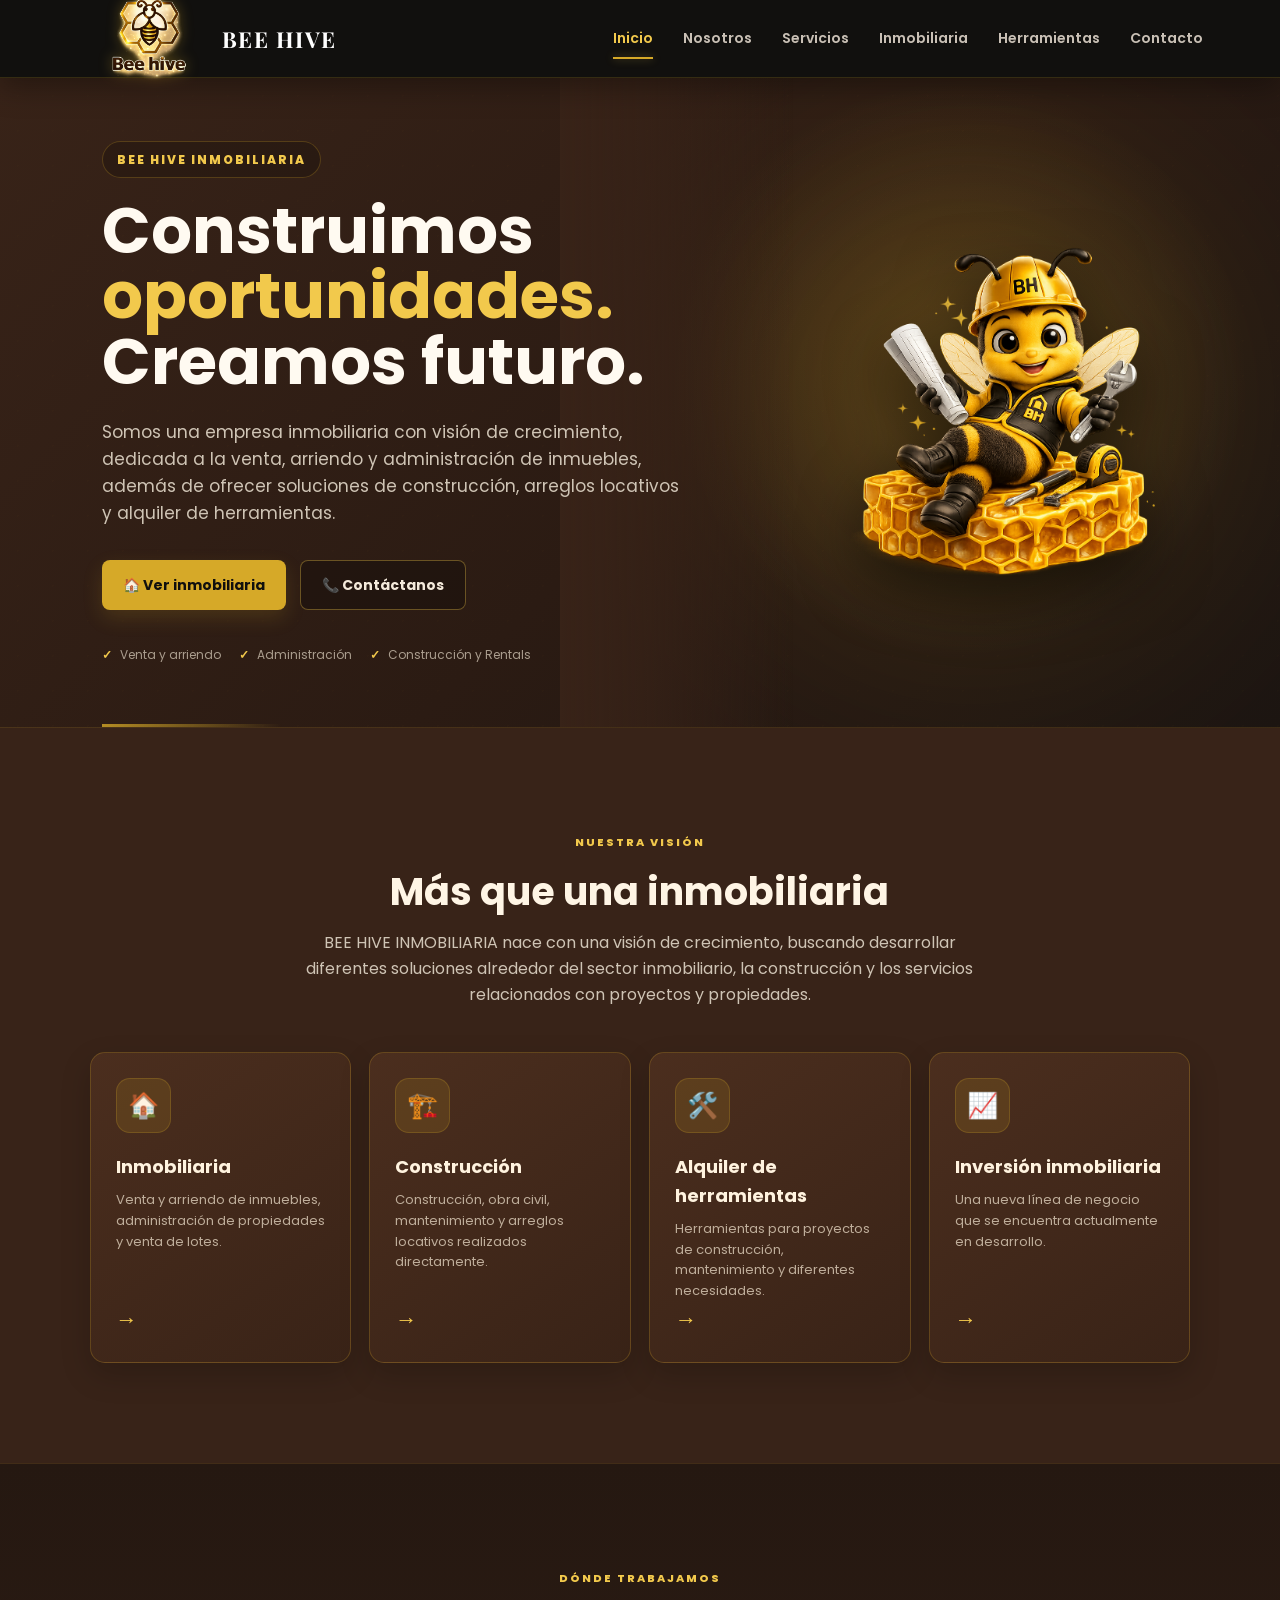
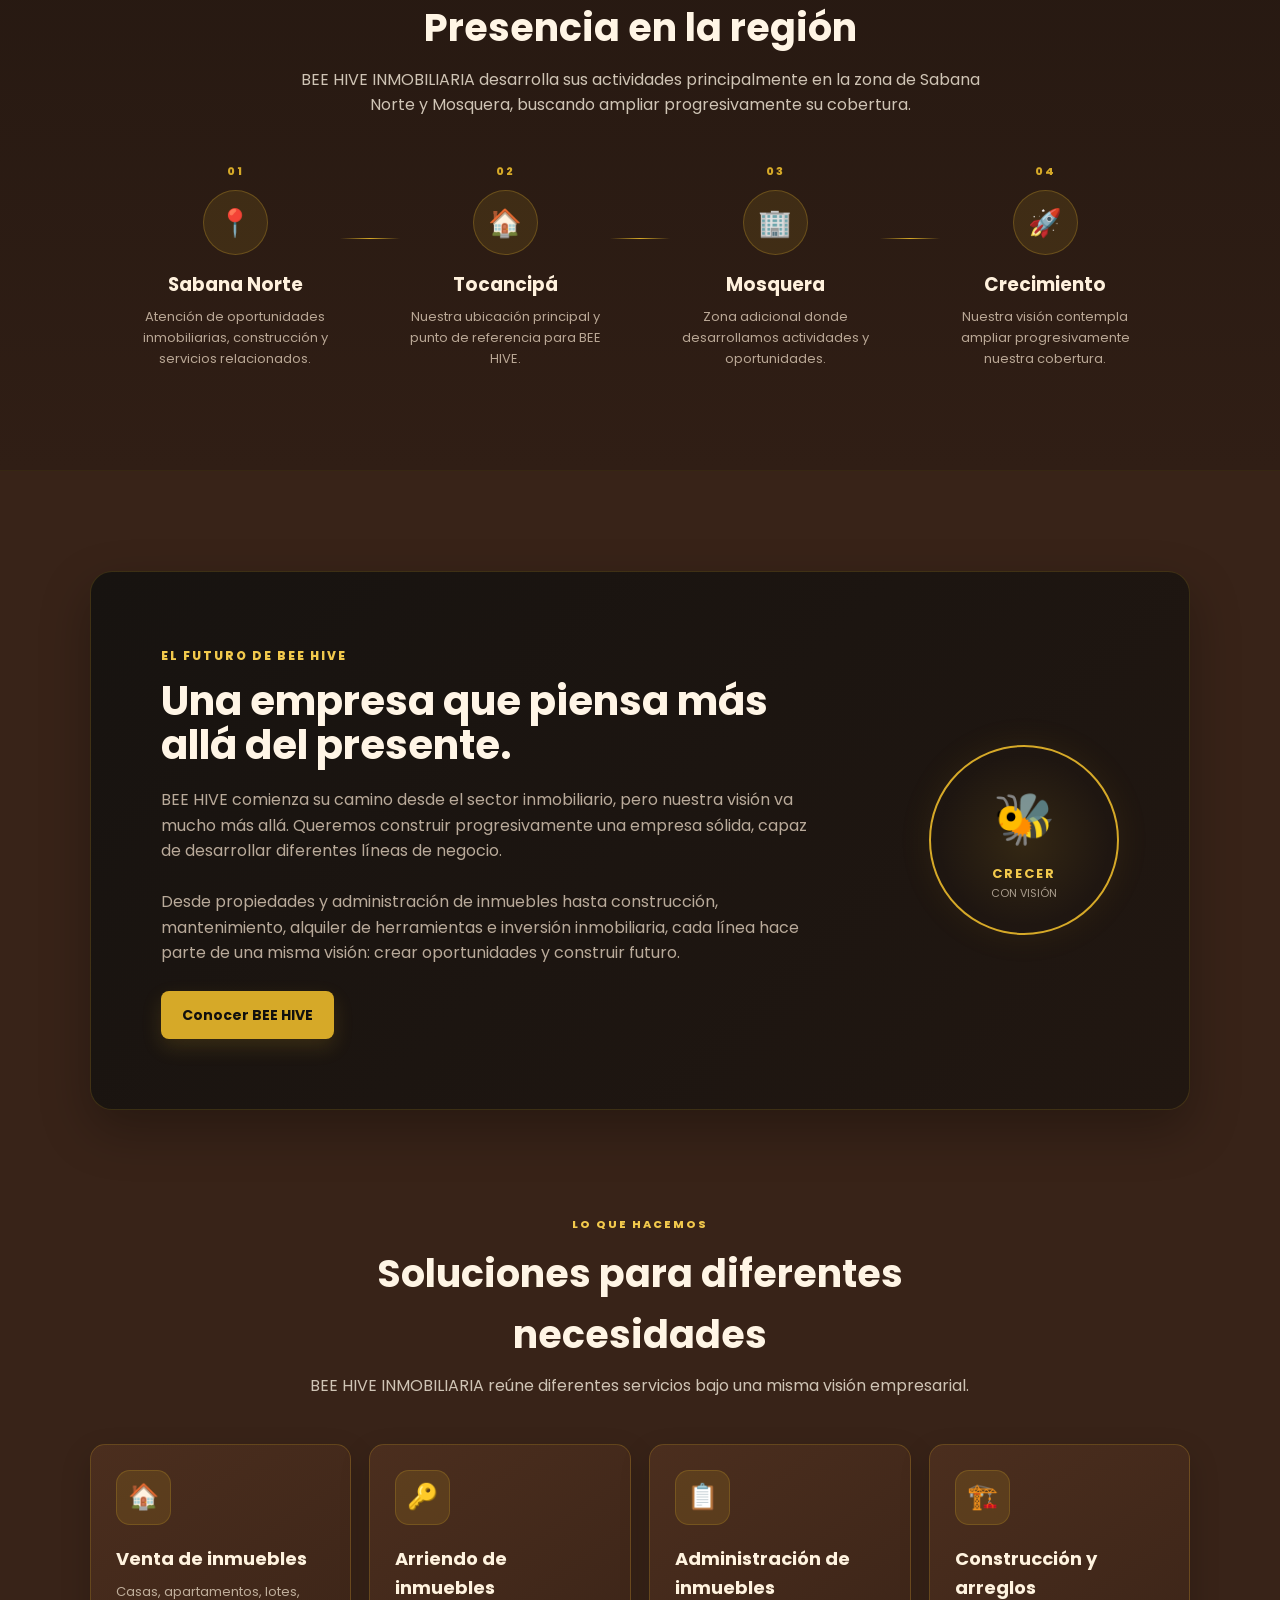
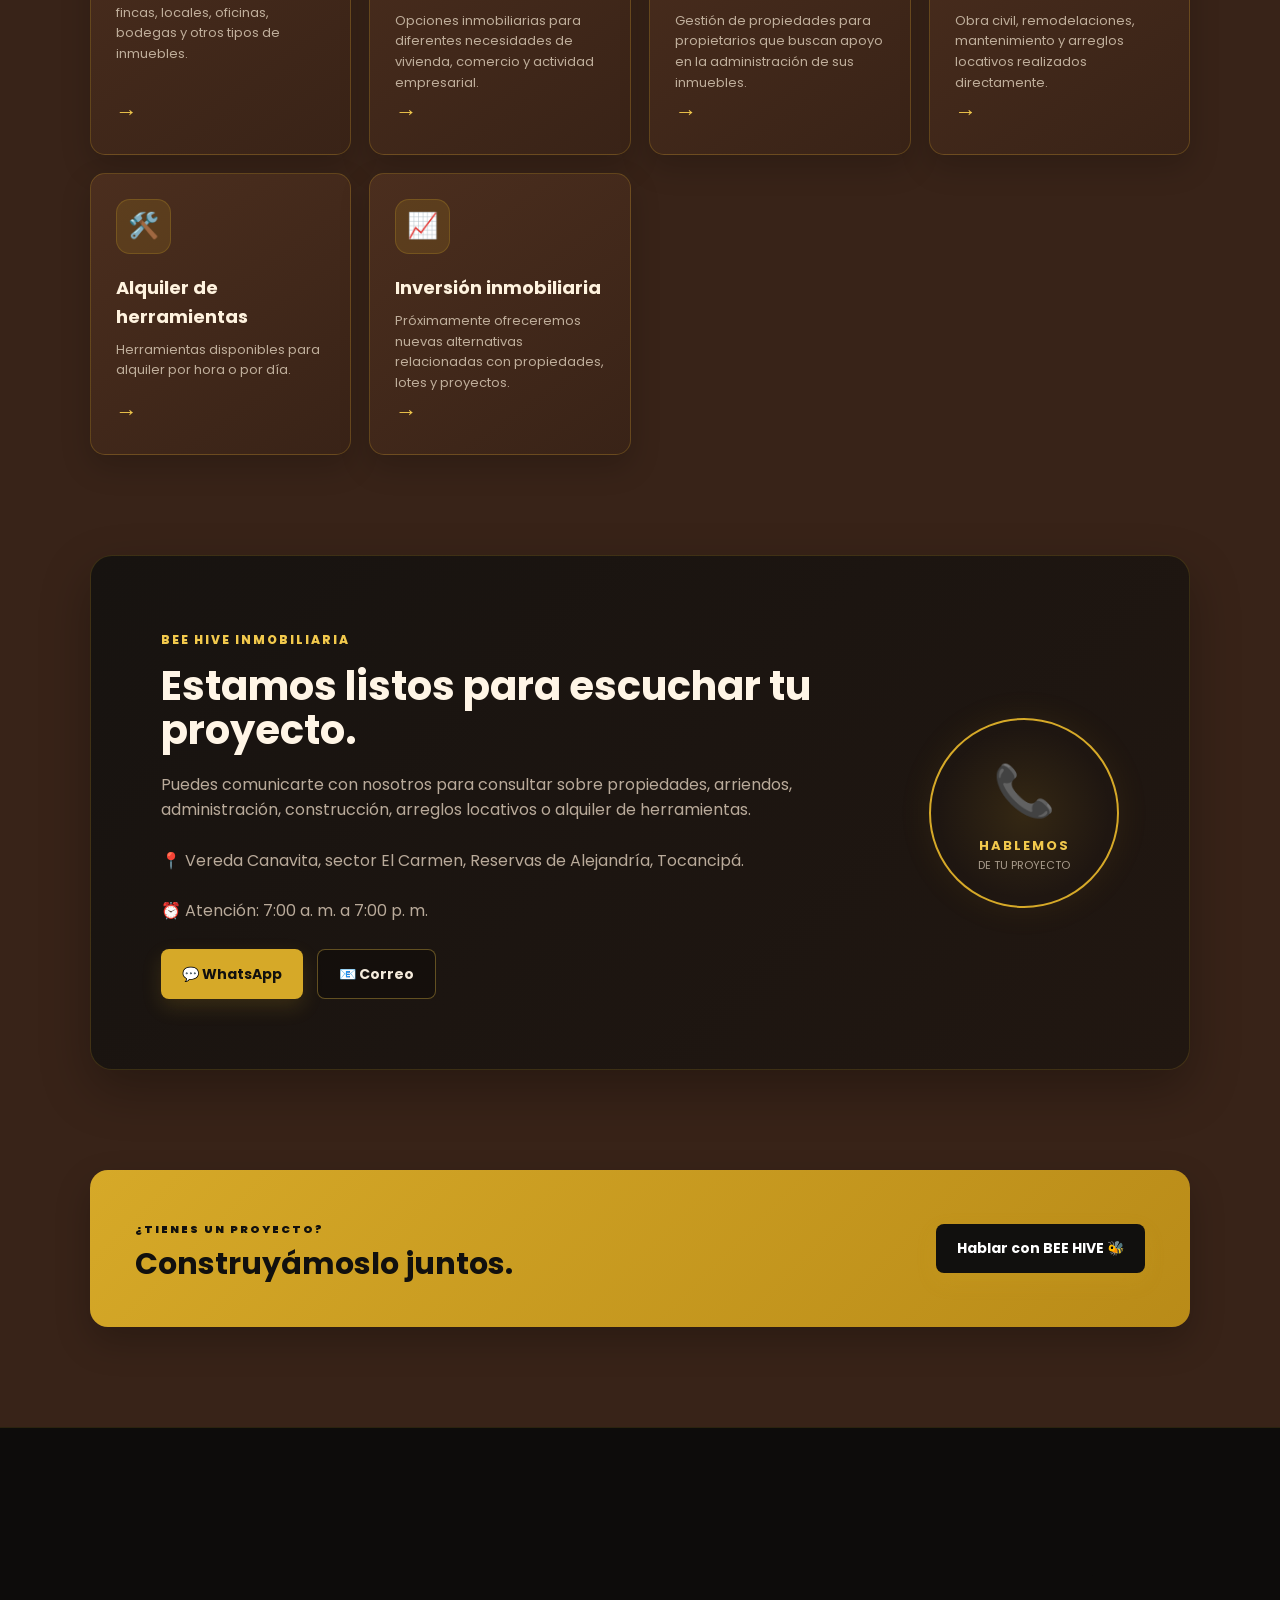
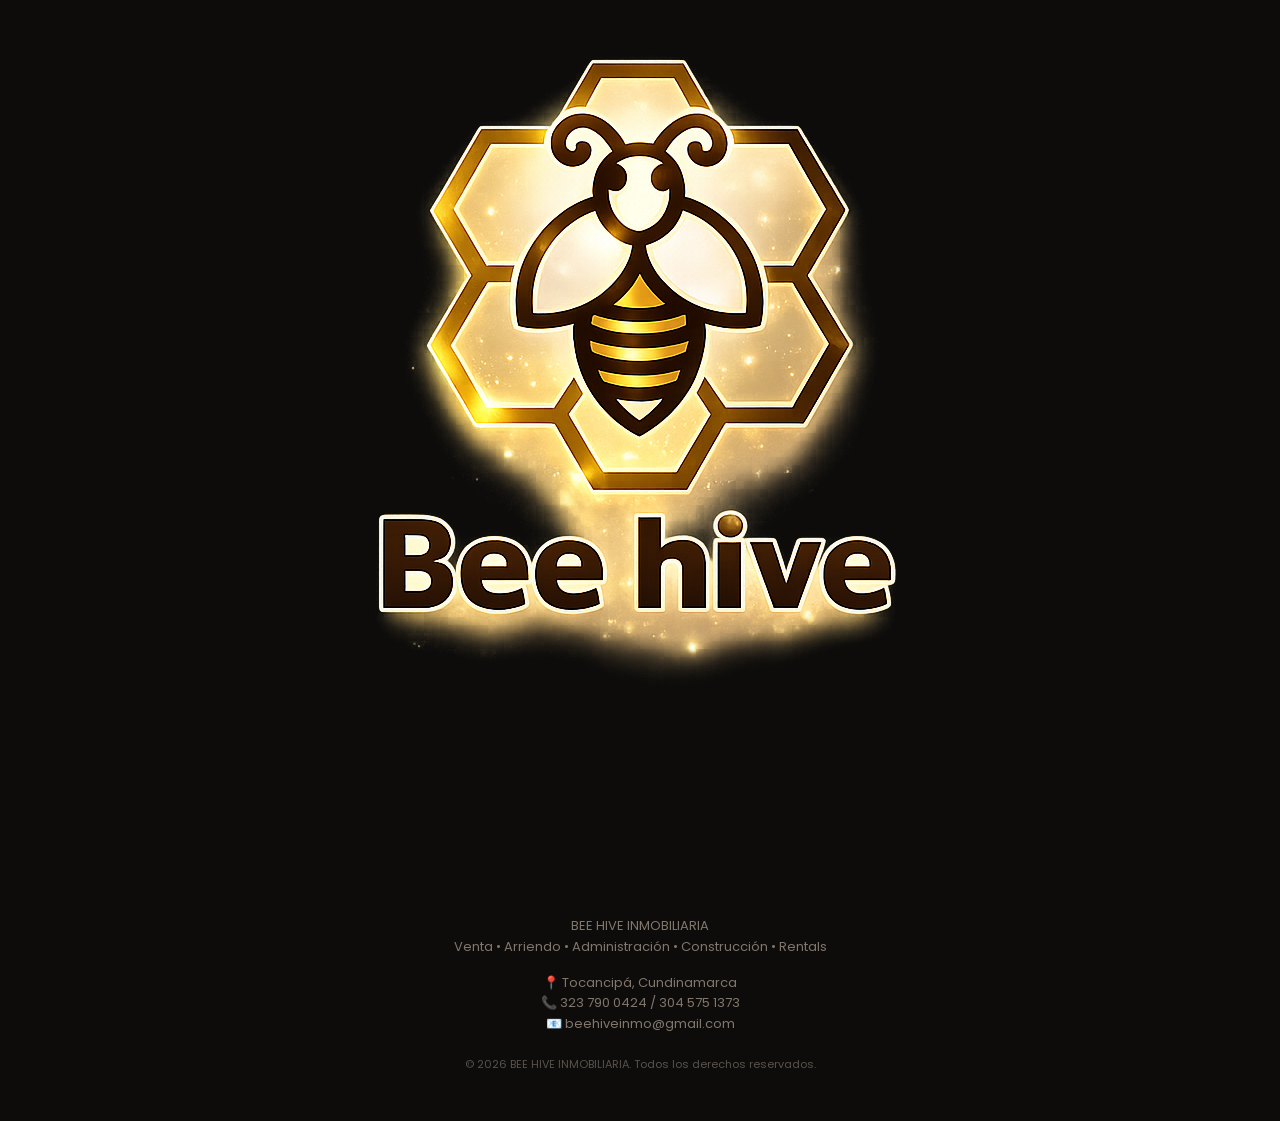
<file: index.html>
<!DOCTYPE html>
<html lang="es">

<head>
    <meta charset="UTF-8">
    <meta name="viewport" content="width=device-width, initial-scale=1.0">

    <title>BEE HIVE INMOBILIARIA | Propiedades, Construcción y Rentals</title>

    <link rel="stylesheet" href="css/style.css">

    <link rel="preconnect" href="https://fonts.googleapis.com">
    <link rel="preconnect" href="https://fonts.gstatic.com" crossorigin>

    <link
        href="https://fonts.googleapis.com/css2?family=Playfair+Display:wght@600;700&family=Poppins:wght@400;500;600;700;800&display=swap"
        rel="stylesheet">

</head>


<body>


<!-- =====================================================
     HEADER
====================================================== -->

<header class="header">

    <a href="index.html" class="logo">

        <img
            src="assets/images/bee-hive-logo.png"
            alt="BEE HIVE INMOBILIARIA"
            class="logo-image">

        <div>
            <h1>BEE HIVE</h1>
        </div>

    </a>


    <nav class="nav">

        <a href="index.html" class="active">
            Inicio
        </a>

        <a href="pages/nosotros.html">
            Nosotros
        </a>

        <a href="pages/servicios.html">
            Servicios
        </a>

        <a href="pages/inmobiliaria.html">
            Inmobiliaria
        </a>

        <a href="pages/herramientas.html">
            Herramientas
        </a>

        <a href="pages/contacto.html">
            Contacto
        </a>

    </nav>


    <button class="menu-btn" id="menuBtn" aria-label="Abrir menú" aria-expanded="false" type="button">
        ☰
    </button>

</header>



<main>


<!-- =====================================================
     HERO
====================================================== -->

<section class="hero-home">

    <div class="hero-home-content">

        <span class="hero-welcome">
            BEE HIVE INMOBILIARIA
        </span>


        <h2>
            Construimos
            <span>oportunidades.</span>
            Creamos futuro.
        </h2>


        <p>
            Somos una empresa inmobiliaria con visión de crecimiento,
            dedicada a la venta, arriendo y administración de inmuebles,
            además de ofrecer soluciones de construcción, arreglos
            locativos y alquiler de herramientas.
        </p>


        <div class="hero-buttons">

            <a
                href="pages/inmobiliaria.html"
                class="btn btn-primary">

                🏠 Ver inmobiliaria

            </a>


            <a
                href="pages/contacto.html"
                class="btn btn-secondary">

                📞 Contáctanos

            </a>

        </div>


        <div class="hero-trust">

            <div>
                <strong>✓</strong>
                Venta y arriendo
            </div>

            <div>
                <strong>✓</strong>
                Administración
            </div>

            <div>
                <strong>✓</strong>
                Construcción y Rentals
            </div>

        </div>

    </div>


    <!-- ABEJA -->

    <div class="hero-bee">

        <div class="bee-glow"></div>

        <img
            src="assets/images/bee-home.png"
            alt="Abeja representativa de BEE HIVE">

    </div>

</section>



<!-- =====================================================
     NUESTRA VISIÓN
====================================================== -->

<section class="quick-access">

    <div class="section-title">

        <span>NUESTRA VISIÓN</span>

        <h2>
            Más que una inmobiliaria
        </h2>

        <p>
            BEE HIVE INMOBILIARIA nace con una visión de crecimiento,
            buscando desarrollar diferentes soluciones alrededor
            del sector inmobiliario, la construcción y los servicios
            relacionados con proyectos y propiedades.
        </p>

    </div>


    <div class="quick-grid">


        <!-- INMOBILIARIA -->

        <a
            href="pages/inmobiliaria.html"
            class="quick-card">

            <div class="quick-icon">
                🏠
            </div>

            <div>

                <h3>
                    Inmobiliaria
                </h3>

                <p>
                    Venta y arriendo de inmuebles,
                    administración de propiedades y
                    venta de lotes.
                </p>

            </div>

            <span class="quick-arrow">
                →
            </span>

        </a>



        <!-- CONSTRUCCIÓN -->

        <a
            href="pages/construccion.html"
            class="quick-card">

            <div class="quick-icon">
                🏗️
            </div>

            <div>

                <h3>
                    Construcción
                </h3>

                <p>
                    Construcción, obra civil, mantenimiento
                    y arreglos locativos realizados
                    directamente.
                </p>

            </div>

            <span class="quick-arrow">
                →
            </span>

        </a>



        <!-- HERRAMIENTAS -->

        <a
            href="pages/herramientas.html"
            class="quick-card">

            <div class="quick-icon">
                🛠️
            </div>

            <div>

                <h3>
                    Alquiler de herramientas
                </h3>

                <p>
                    Herramientas para proyectos de construcción,
                    mantenimiento y diferentes necesidades.
                </p>

            </div>

            <span class="quick-arrow">
                →
            </span>

        </a>



        <!-- INVERSIÓN -->

        <a
            href="pages/inversion.html"
            class="quick-card">

            <div class="quick-icon">
                📈
            </div>

            <div>

                <h3>
                    Inversión inmobiliaria
                </h3>

                <p>
                    Una nueva línea de negocio que se encuentra
                    actualmente en desarrollo.
                </p>

            </div>

            <span class="quick-arrow">
                →
            </span>

        </a>

    </div>

</section>



<!-- =====================================================
     ZONA DE OPERACIÓN
====================================================== -->

<section class="how-section">

    <div class="section-title">

        <span>DÓNDE TRABAJAMOS</span>

        <h2>
            Presencia en la región
        </h2>

        <p>
            BEE HIVE INMOBILIARIA desarrolla sus actividades
            principalmente en la zona de Sabana Norte y Mosquera,
            buscando ampliar progresivamente su cobertura.
        </p>

    </div>


    <div class="steps">


        <div class="step">

            <div class="step-number">
                01
            </div>

            <div class="step-icon">
                📍
            </div>

            <h3>
                Sabana Norte
            </h3>

            <p>
                Atención de oportunidades inmobiliarias,
                construcción y servicios relacionados.
            </p>

        </div>


        <div class="step-line"></div>


        <div class="step">

            <div class="step-number">
                02
            </div>

            <div class="step-icon">
                🏠
            </div>

            <h3>
                Tocancipá
            </h3>

            <p>
                Nuestra ubicación principal y punto de
                referencia para BEE HIVE.
            </p>

        </div>


        <div class="step-line"></div>


        <div class="step">

            <div class="step-number">
                03
            </div>

            <div class="step-icon">
                🏢
            </div>

            <h3>
                Mosquera
            </h3>

            <p>
                Zona adicional donde desarrollamos
                actividades y oportunidades.
            </p>

        </div>


        <div class="step-line"></div>


        <div class="step">

            <div class="step-number">
                04
            </div>

            <div class="step-icon">
                🚀
            </div>

            <h3>
                Crecimiento
            </h3>

            <p>
                Nuestra visión contempla ampliar
                progresivamente nuestra cobertura.
            </p>

        </div>

    </div>

</section>



<!-- =====================================================
     INFORMACIÓN / VISIÓN
====================================================== -->

<section
    class="info-section"
    id="informacion">

    <div class="info-content">

        <span>
            EL FUTURO DE BEE HIVE
        </span>

        <h2>
            Una empresa que piensa
            más allá del presente.
        </h2>

        <p>
            BEE HIVE comienza su camino desde el sector
            inmobiliario, pero nuestra visión va mucho
            más allá. Queremos construir progresivamente
            una empresa sólida, capaz de desarrollar
            diferentes líneas de negocio.
        </p>

        <p>
            Desde propiedades y administración de inmuebles
            hasta construcción, mantenimiento, alquiler de
            herramientas e inversión inmobiliaria, cada línea
            hace parte de una misma visión:
            crear oportunidades y construir futuro.
        </p>


        <a
            href="pages/nosotros.html"
            class="btn btn-primary">

            Conocer BEE HIVE

        </a>

    </div>


    <div class="info-badge">

        <div class="honeycomb">
            🐝
        </div>

        <strong>
            CRECER
        </strong>

        <span>
            CON VISIÓN
        </span>

    </div>

</section>



<!-- =====================================================
     SERVICIOS
====================================================== -->

<section class="quick-access">

    <div class="section-title">

        <span>LO QUE HACEMOS</span>

        <h2>
            Soluciones para diferentes necesidades
        </h2>

        <p>
            BEE HIVE INMOBILIARIA reúne diferentes servicios
            bajo una misma visión empresarial.
        </p>

    </div>


    <div class="quick-grid">


        <!-- VENTA -->

        <a
            href="pages/inmobiliaria.html"
            class="quick-card">

            <div class="quick-icon">
                🏠
            </div>

            <div>

                <h3>
                    Venta de inmuebles
                </h3>

                <p>
                    Casas, apartamentos, lotes, fincas,
                    locales, oficinas, bodegas y otros
                    tipos de inmuebles.
                </p>

            </div>

            <span class="quick-arrow">
                →
            </span>

        </a>



        <!-- ARRIENDO -->

        <a
            href="pages/inmobiliaria.html"
            class="quick-card">

            <div class="quick-icon">
                🔑
            </div>

            <div>

                <h3>
                    Arriendo de inmuebles
                </h3>

                <p>
                    Opciones inmobiliarias para diferentes
                    necesidades de vivienda, comercio
                    y actividad empresarial.
                </p>

            </div>

            <span class="quick-arrow">
                →
            </span>

        </a>



        <!-- ADMINISTRACIÓN -->

        <a
            href="pages/inmobiliaria.html"
            class="quick-card">

            <div class="quick-icon">
                📋
            </div>

            <div>

                <h3>
                    Administración de inmuebles
                </h3>

                <p>
                    Gestión de propiedades para propietarios
                    que buscan apoyo en la administración
                    de sus inmuebles.
                </p>

            </div>

            <span class="quick-arrow">
                →
            </span>

        </a>



        <!-- CONSTRUCCIÓN -->

        <a
            href="pages/construccion.html"
            class="quick-card">

            <div class="quick-icon">
                🏗️
            </div>

            <div>

                <h3>
                    Construcción y arreglos
                </h3>

                <p>
                    Obra civil, remodelaciones, mantenimiento
                    y arreglos locativos realizados
                    directamente.
                </p>

            </div>

            <span class="quick-arrow">
                →
            </span>

        </a>



        <!-- HERRAMIENTAS -->

        <a
            href="pages/herramientas.html"
            class="quick-card">

            <div class="quick-icon">
                🛠️
            </div>

            <div>

                <h3>
                    Alquiler de herramientas
                </h3>

                <p>
                    Herramientas disponibles para alquiler
                    por hora o por día.
                </p>

            </div>

            <span class="quick-arrow">
                →
            </span>

        </a>



        <!-- INVERSIÓN -->

        <a
            href="pages/inversion.html"
            class="quick-card">

            <div class="quick-icon">
                📈
            </div>

            <div>

                <h3>
                    Inversión inmobiliaria
                </h3>

                <p>
                    Próximamente ofreceremos nuevas alternativas
                    relacionadas con propiedades, lotes y proyectos.
                </p>

            </div>

            <span class="quick-arrow">
                →
            </span>

        </a>

    </div>

</section>



<!-- =====================================================
     CONTACTO RÁPIDO
====================================================== -->

<section class="info-section">

    <div class="info-content">

        <span>
            BEE HIVE INMOBILIARIA
        </span>

        <h2>
            Estamos listos para escuchar tu proyecto.
        </h2>

        <p>
            Puedes comunicarte con nosotros para consultar
            sobre propiedades, arriendos, administración,
            construcción, arreglos locativos o alquiler
            de herramientas.
        </p>

        <p>
            📍 Vereda Canavita, sector El Carmen,
            Reservas de Alejandría, Tocancipá.
        </p>

        <p>
            ⏰ Atención:
            7:00 a. m. a 7:00 p. m.
        </p>


        <div class="hero-buttons">

            <a

                href="https://api.whatsapp.com/send?phone=573237900424"

                href="https://wa.me/"

                target="_blank"
                class="btn btn-primary">

                💬 WhatsApp

            </a>


            <a
                href="mailto:beehiveinmo@gmail.com"
                class="btn btn-secondary">

                📧 Correo

            </a>

        </div>

    </div>


    <div class="info-badge">

        <div class="honeycomb">
            📞
        </div>

        <strong>
            HABLEMOS
        </strong>

        <span>
            DE TU PROYECTO
        </span>

    </div>

</section>



<!-- =====================================================
     CTA FINAL
====================================================== -->

<section class="final-cta">

    <div>

        <span>
            ¿TIENES UN PROYECTO?
        </span>

        <h2>
            Construyámoslo juntos.
        </h2>

    </div>


    <a
        href="pages/contacto.html"
        class="btn btn-primary">

        Hablar con BEE HIVE 🐝

    </a>

</section>


</main>



<!-- =====================================================
     FOOTER
====================================================== -->

<footer class="footer">

    <div class="footer-logo">

        <a href="index.html">

            <img
                src="assets/images/bee-hive-logo.png"
                alt="BEE HIVE INMOBILIARIA"
                class="logo-image">

        </a>

    </div>


    <p>
        BEE HIVE INMOBILIARIA
        <br>
        Venta • Arriendo • Administración • Construcción • Rentals
    </p>


    <p>
        📍 Tocancipá, Cundinamarca
        <br>
        📞 323 790 0424 / 304 575 1373
        <br>
        📧 beehiveinmo@gmail.com
    </p> 


    <span>
        © 2026 BEE HIVE INMOBILIARIA. Todos los derechos reservados.
    </span>

</footer>



<!-- =====================================================
     JAVASCRIPT
====================================================== -->

<script src="js/scripts.js"></script>


</body>

</html>
</file>
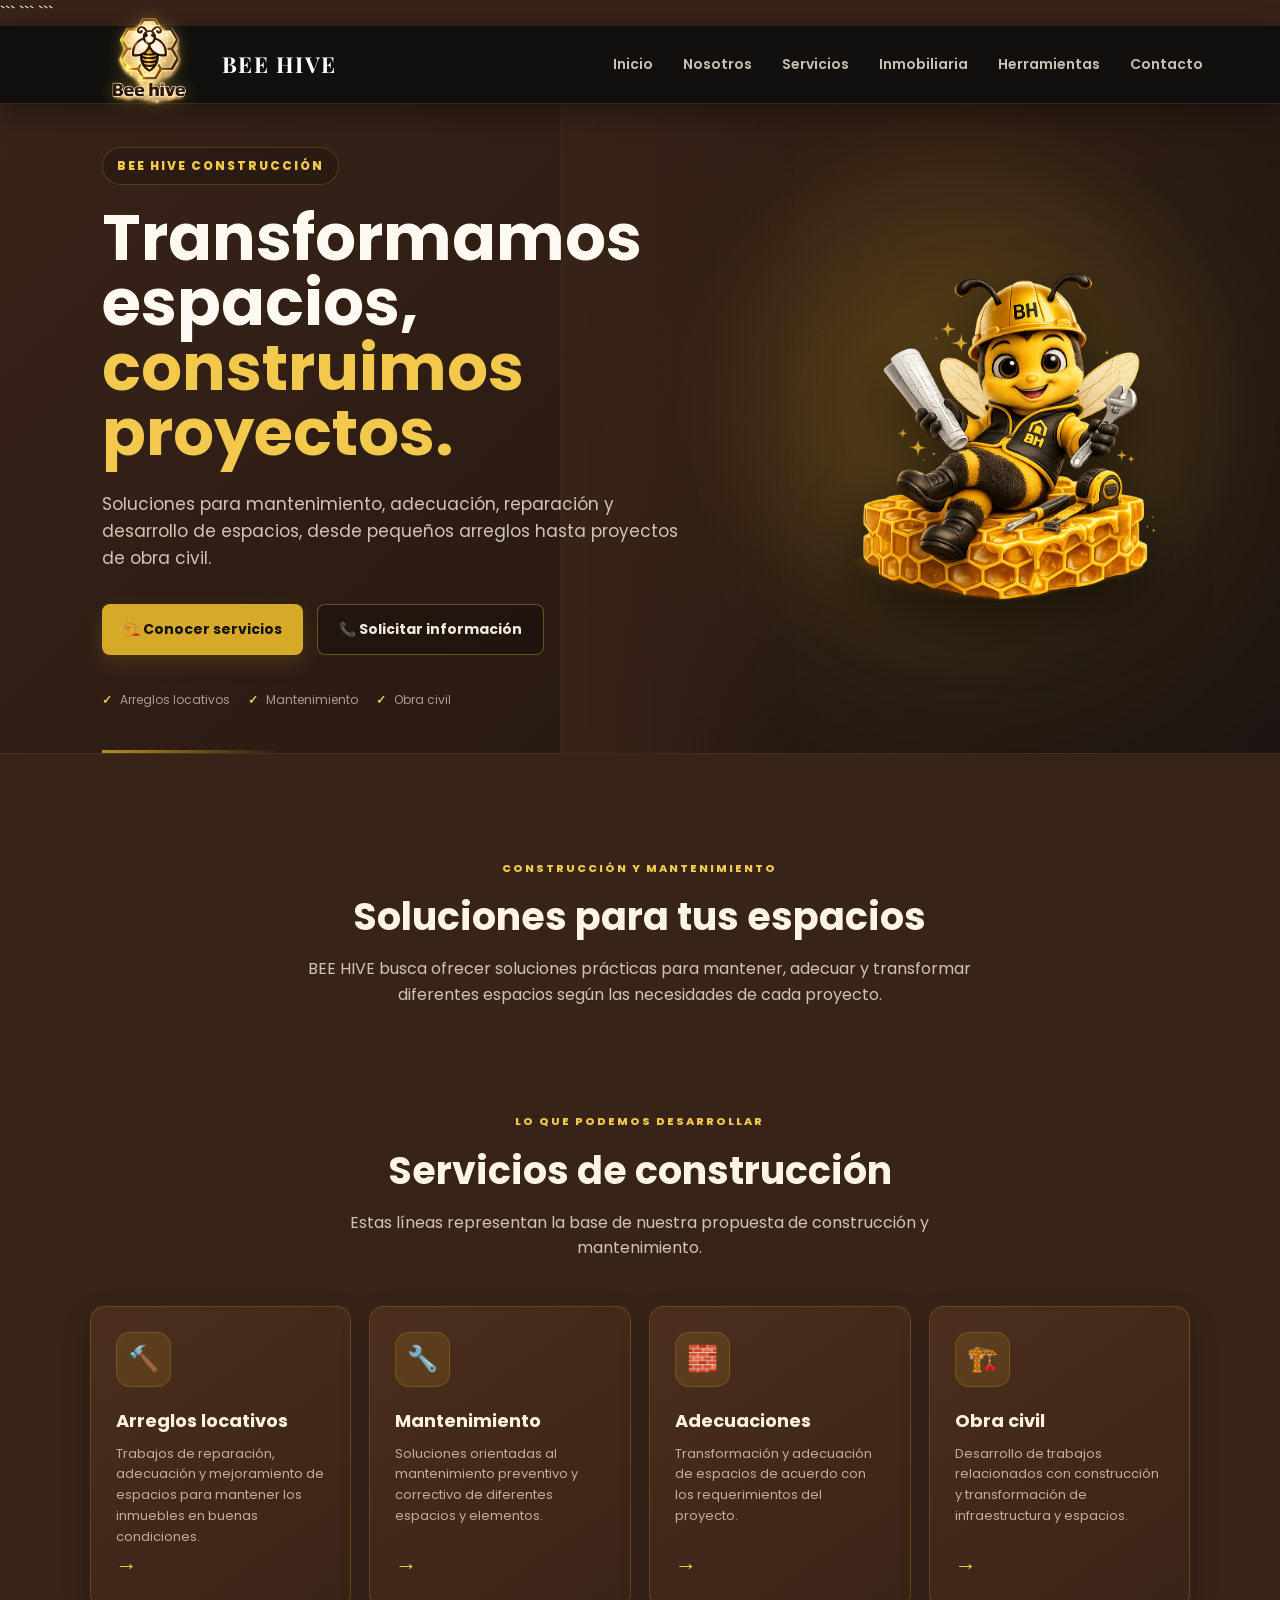
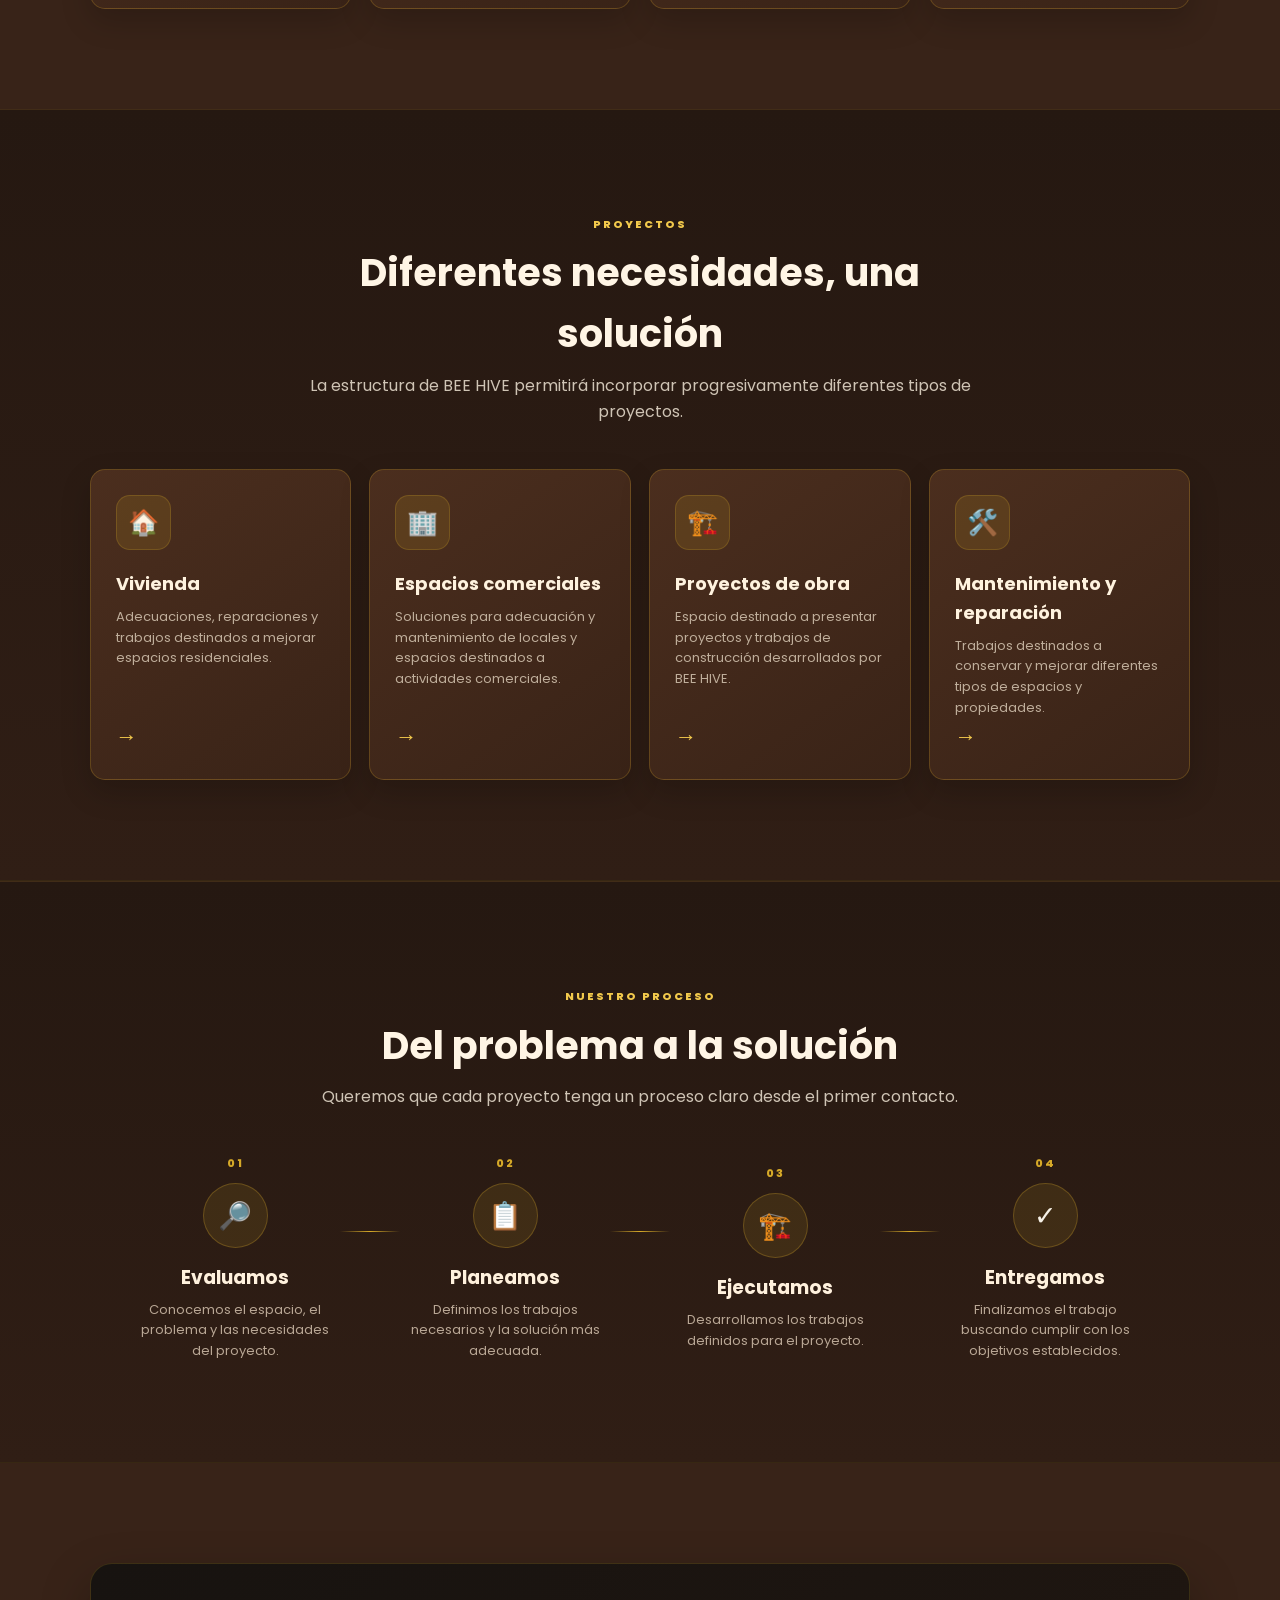
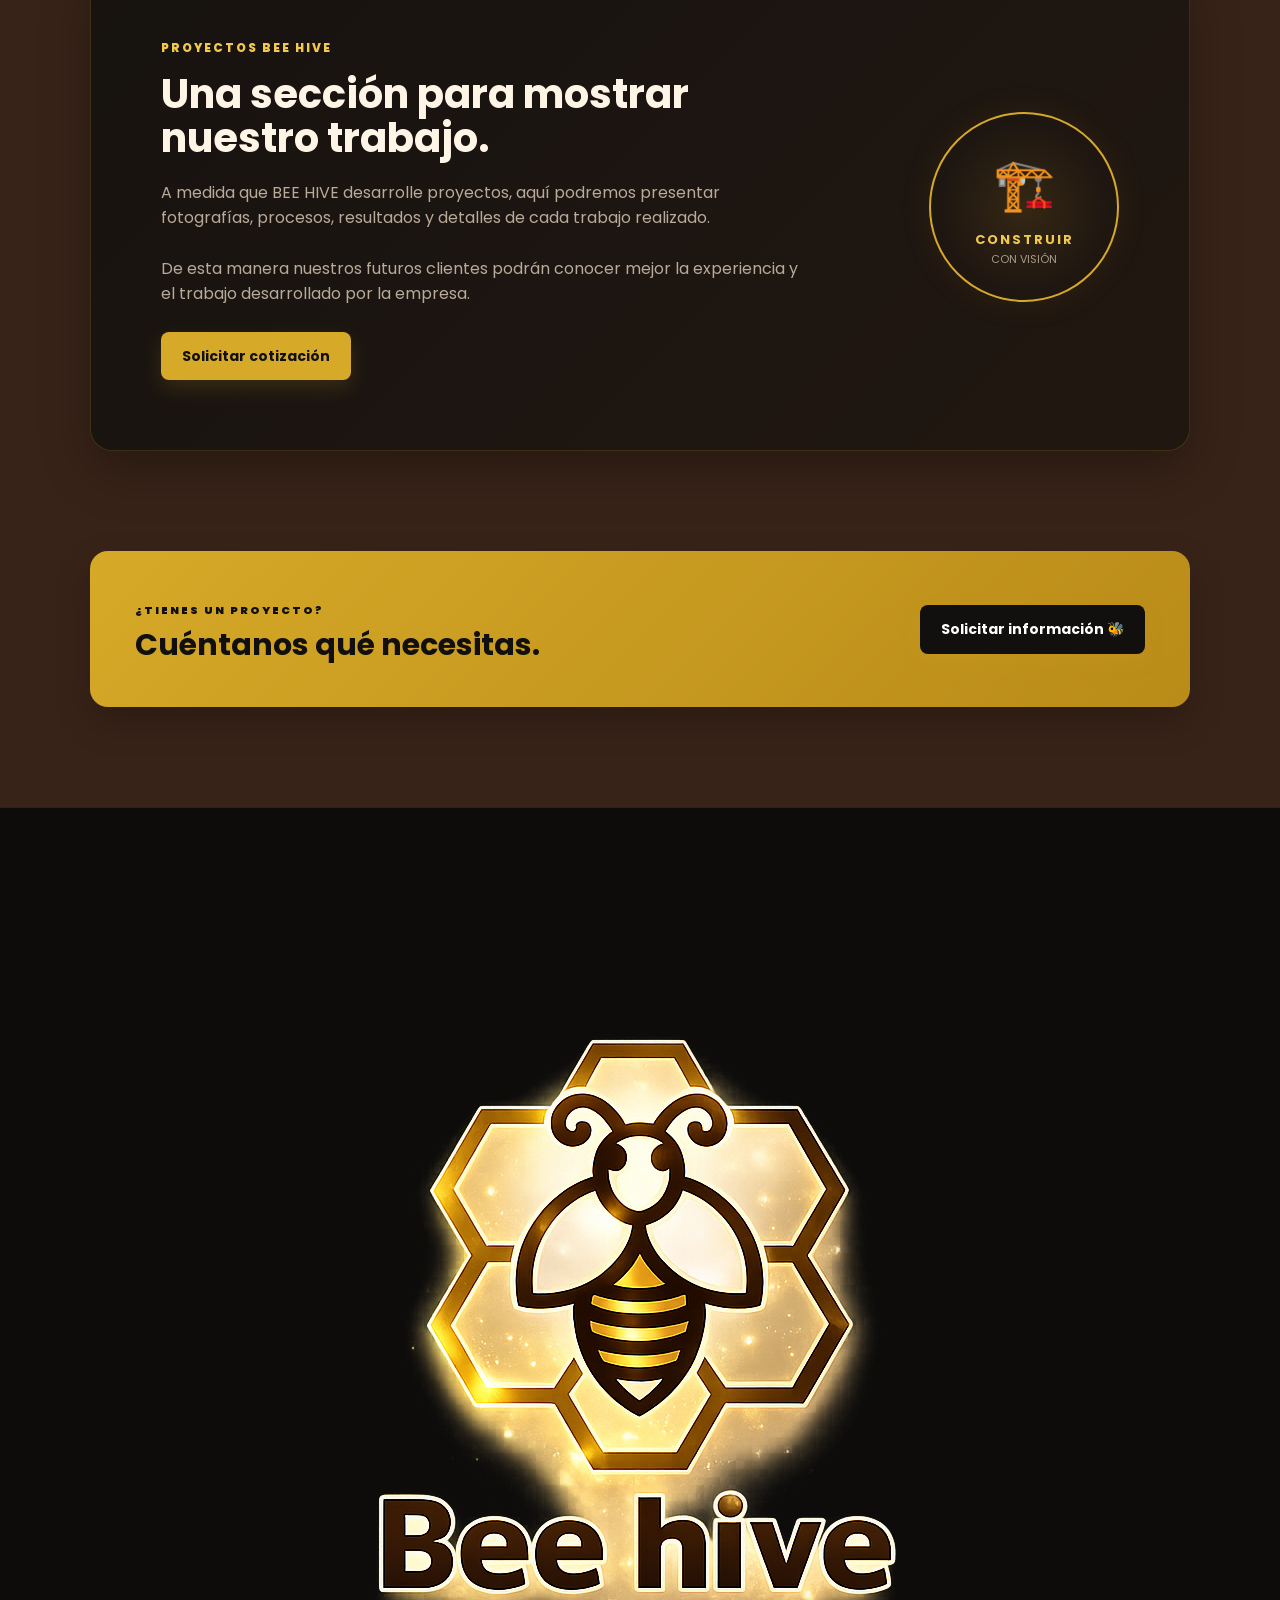
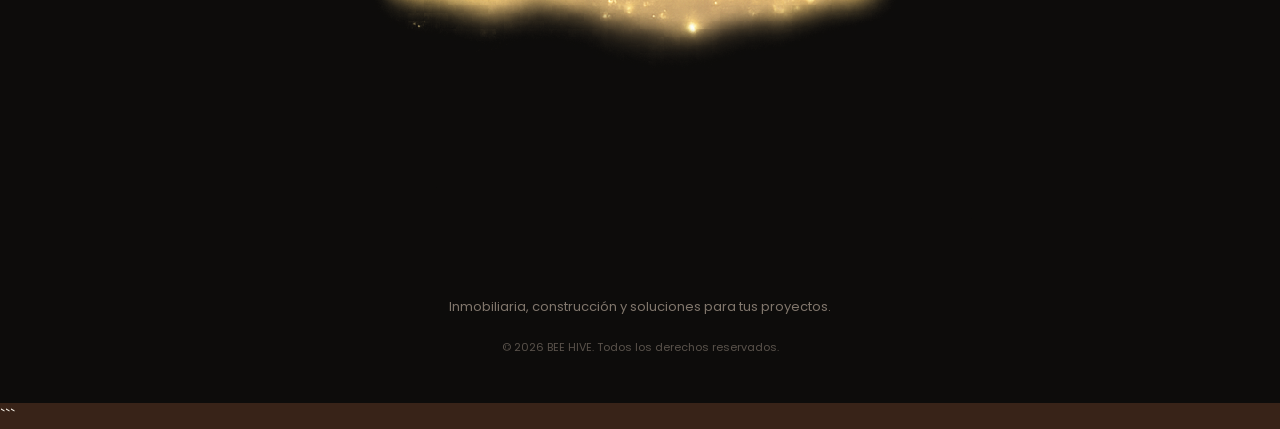
<file: pages/construccion.html>
<!DOCTYPE html>

<html lang="es">

<head>
    <meta charset="UTF-8">
    <meta name="viewport" content="width=device-width, initial-scale=1.0">

```
<title>BEE HIVE | Construcción y Obras</title>

<!-- CSS PRINCIPAL -->
<link rel="stylesheet" href="../css/style.css">

<!-- FUENTES -->
<link rel="preconnect" href="https://fonts.googleapis.com">
<link rel="preconnect" href="https://fonts.gstatic.com" crossorigin>

<link
    href="https://fonts.googleapis.com/css2?family=Playfair+Display:wght@600;700&family=Poppins:wght@400;500;600;700;800&display=swap"
    rel="stylesheet">
```

</head>

<body>

```
<!-- =====================================================
     HEADER
====================================================== -->

<header class="header">

    <a href="../index.html" class="logo">

        <img
            src="../assets/images/bee-hive-logo.png"
            alt="BEE HIVE"
            class="logo-image">

        <div>
            <h1>BEE HIVE</h1>
        </div>

    </a>


    <nav class="nav">

        <a href="../index.html">
            Inicio
        </a>

        <a href="nosotros.html">
            Nosotros
        </a>

        <a href="servicios.html">
            Servicios
        </a>

        <a href="inmobiliaria.html">
            Inmobiliaria
        </a>

        <a href="herramientas.html">
            Herramientas
        </a>

        <a href="contacto.html">
            Contacto
        </a>

    </nav>


    <button class="menu-btn" id="menuBtn" aria-label="Abrir menú" aria-expanded="false" type="button">
        ☰
    </button>

</header>



<!-- =====================================================
     CONTENIDO
====================================================== -->

<main>


    <!-- =====================================================
         HERO
    ====================================================== -->

    <section class="hero-home">

        <div class="hero-home-content">

            <span class="hero-welcome">
                BEE HIVE CONSTRUCCIÓN
            </span>


            <h2>
                Transformamos espacios,
                <span>construimos proyectos.</span>
            </h2>


            <p>
                Soluciones para mantenimiento, adecuación,
                reparación y desarrollo de espacios,
                desde pequeños arreglos hasta proyectos
                de obra civil.
            </p>


            <div class="hero-buttons">

                <a
                    href="#servicios-construccion"
                    class="btn btn-primary">

                    🏗️ Conocer servicios

                </a>


                <a
                    href="contacto.html"
                    class="btn btn-secondary">

                    📞 Solicitar información

                </a>

            </div>


            <div class="hero-trust">

                <div>
                    <strong>✓</strong>
                    Arreglos locativos
                </div>

                <div>
                    <strong>✓</strong>
                    Mantenimiento
                </div>

                <div>
                    <strong>✓</strong>
                    Obra civil
                </div>

            </div>

        </div>


        <!-- ABEJA -->

        <div class="hero-bee">

            <div class="bee-glow"></div>

            <img
                src="../assets/images/bee-home.png"
                alt="Abeja representativa de BEE HIVE">

        </div>

    </section>



    <!-- =====================================================
         INTRODUCCIÓN
    ====================================================== -->

    <section class="quick-access">

        <div class="section-title">

            <span>CONSTRUCCIÓN Y MANTENIMIENTO</span>

            <h2>
                Soluciones para tus espacios
            </h2>

            <p>
                BEE HIVE busca ofrecer soluciones prácticas
                para mantener, adecuar y transformar diferentes
                espacios según las necesidades de cada proyecto.
            </p>

        </div>

    </section>



    <!-- =====================================================
         SERVICIOS DE CONSTRUCCIÓN
    ====================================================== -->

    <section
        class="quick-access"
        id="servicios-construccion">

        <div class="section-title">

            <span>LO QUE PODEMOS DESARROLLAR</span>

            <h2>
                Servicios de construcción
            </h2>

            <p>
                Estas líneas representan la base de nuestra
                propuesta de construcción y mantenimiento.
            </p>

        </div>


        <div class="quick-grid">


            <!-- =================================================
                 ARREGLOS LOCATIVOS
            ================================================== -->

            <div class="quick-card">

                <div class="quick-icon">
                    🔨
                </div>

                <div>

                    <h3>
                        Arreglos locativos
                    </h3>

                    <p>
                        Trabajos de reparación, adecuación
                        y mejoramiento de espacios para mantener
                        los inmuebles en buenas condiciones.
                    </p>

                </div>

                <span class="quick-arrow">
                    →
                </span>

            </div>



            <!-- =================================================
                 MANTENIMIENTO
            ================================================== -->

            <div class="quick-card">

                <div class="quick-icon">
                    🔧
                </div>

                <div>

                    <h3>
                        Mantenimiento
                    </h3>

                    <p>
                        Soluciones orientadas al mantenimiento
                        preventivo y correctivo de diferentes
                        espacios y elementos.
                    </p>

                </div>

                <span class="quick-arrow">
                    →
                </span>

            </div>



            <!-- =================================================
                 ADECUACIONES
            ================================================== -->

            <div class="quick-card">

                <div class="quick-icon">
                    🧱
                </div>

                <div>

                    <h3>
                        Adecuaciones
                    </h3>

                    <p>
                        Transformación y adecuación de espacios
                        de acuerdo con los requerimientos
                        del proyecto.
                    </p>

                </div>

                <span class="quick-arrow">
                    →
                </span>

            </div>



            <!-- =================================================
                 OBRA CIVIL
            ================================================== -->

            <div class="quick-card">

                <div class="quick-icon">
                    🏗️
                </div>

                <div>

                    <h3>
                        Obra civil
                    </h3>

                    <p>
                        Desarrollo de trabajos relacionados
                        con construcción y transformación
                        de infraestructura y espacios.
                    </p>

                </div>

                <span class="quick-arrow">
                    →
                </span>

            </div>


        </div>

    </section>



    <!-- =====================================================
         TIPOS DE PROYECTOS
    ====================================================== -->

    <section class="how-section">

        <div class="section-title">

            <span>PROYECTOS</span>

            <h2>
                Diferentes necesidades, una solución
            </h2>

            <p>
                La estructura de BEE HIVE permitirá incorporar
                progresivamente diferentes tipos de proyectos.
            </p>

        </div>


        <div class="quick-grid">


            <!-- PROYECTO 1 -->

            <div class="quick-card">

                <div class="quick-icon">
                    🏠
                </div>

                <div>

                    <h3>
                        Vivienda
                    </h3>

                    <p>
                        Adecuaciones, reparaciones y trabajos
                        destinados a mejorar espacios residenciales.
                    </p>

                </div>

                <span class="quick-arrow">
                    →
                </span>

            </div>



            <!-- PROYECTO 2 -->

            <div class="quick-card">

                <div class="quick-icon">
                    🏢
                </div>

                <div>

                    <h3>
                        Espacios comerciales
                    </h3>

                    <p>
                        Soluciones para adecuación y mantenimiento
                        de locales y espacios destinados a actividades
                        comerciales.
                    </p>

                </div>

                <span class="quick-arrow">
                    →
                </span>

            </div>



            <!-- PROYECTO 3 -->

            <div class="quick-card">

                <div class="quick-icon">
                    🏗️
                </div>

                <div>

                    <h3>
                        Proyectos de obra
                    </h3>

                    <p>
                        Espacio destinado a presentar proyectos
                        y trabajos de construcción desarrollados
                        por BEE HIVE.
                    </p>

                </div>

                <span class="quick-arrow">
                    →
                </span>

            </div>



            <!-- PROYECTO 4 -->

            <div class="quick-card">

                <div class="quick-icon">
                    🛠️
                </div>

                <div>

                    <h3>
                        Mantenimiento y reparación
                    </h3>

                    <p>
                        Trabajos destinados a conservar y mejorar
                        diferentes tipos de espacios y propiedades.
                    </p>

                </div>

                <span class="quick-arrow">
                    →
                </span>

            </div>


        </div>

    </section>



    <!-- =====================================================
         PROCESO
    ====================================================== -->

    <section class="how-section">

        <div class="section-title">

            <span>NUESTRO PROCESO</span>

            <h2>
                Del problema a la solución
            </h2>

            <p>
                Queremos que cada proyecto tenga un proceso
                claro desde el primer contacto.
            </p>

        </div>


        <div class="steps">


            <div class="step">

                <div class="step-number">
                    01
                </div>

                <div class="step-icon">
                    🔎
                </div>

                <h3>
                    Evaluamos
                </h3>

                <p>
                    Conocemos el espacio, el problema
                    y las necesidades del proyecto.
                </p>

            </div>


            <div class="step-line"></div>


            <div class="step">

                <div class="step-number">
                    02
                </div>

                <div class="step-icon">
                    📋
                </div>

                <h3>
                    Planeamos
                </h3>

                <p>
                    Definimos los trabajos necesarios
                    y la solución más adecuada.
                </p>

            </div>


            <div class="step-line"></div>


            <div class="step">

                <div class="step-number">
                    03
                </div>

                <div class="step-icon">
                    🏗️
                </div>

                <h3>
                    Ejecutamos
                </h3>

                <p>
                    Desarrollamos los trabajos definidos
                    para el proyecto.
                </p>

            </div>


            <div class="step-line"></div>


            <div class="step">

                <div class="step-number">
                    04
                </div>

                <div class="step-icon">
                    ✓
                </div>

                <h3>
                    Entregamos
                </h3>

                <p>
                    Finalizamos el trabajo buscando cumplir
                    con los objetivos establecidos.
                </p>

            </div>


        </div>

    </section>



    <!-- =====================================================
         PROYECTOS DESTACADOS
    ====================================================== -->

    <section class="info-section">

        <div class="info-content">

            <span>
                PROYECTOS BEE HIVE
            </span>

            <h2>
                Una sección para mostrar nuestro trabajo.
            </h2>

            <p>
                A medida que BEE HIVE desarrolle proyectos,
                aquí podremos presentar fotografías, procesos,
                resultados y detalles de cada trabajo realizado.
            </p>

            <p>
                De esta manera nuestros futuros clientes podrán
                conocer mejor la experiencia y el trabajo
                desarrollado por la empresa.
            </p>


            <a
                href="contacto.html"
                class="btn btn-primary">

                Solicitar cotización

            </a>

        </div>


        <div class="info-badge">

            <div class="honeycomb">
                🏗️
            </div>

            <strong>
                CONSTRUIR
            </strong>

            <span>
                CON VISIÓN
            </span>

        </div>

    </section>



    <!-- =====================================================
         CTA FINAL
    ====================================================== -->

    <section class="final-cta">

        <div>

            <span>
                ¿TIENES UN PROYECTO?
            </span>

            <h2>
                Cuéntanos qué necesitas.
            </h2>

        </div>


        <a
            href="contacto.html"
            class="btn btn-primary">

            Solicitar información 🐝

        </a>

    </section>


</main>



<!-- =====================================================
     FOOTER
====================================================== -->

<footer class="footer">

    <div class="footer-logo">

        <a href="../index.html">

            <img
                src="../assets/images/bee-hive-logo.png"
                alt="BEE HIVE"
                class="logo-image">

        </a>

    </div>


    <p>
        Inmobiliaria, construcción y soluciones
        para tus proyectos.
    </p>


    <span>
        © 2026 BEE HIVE. Todos los derechos reservados.
    </span>

</footer>



<!-- =====================================================
     JAVASCRIPT
====================================================== -->

<script src="../js/scripts.js"></script>
```

</body>

</html>
</file>
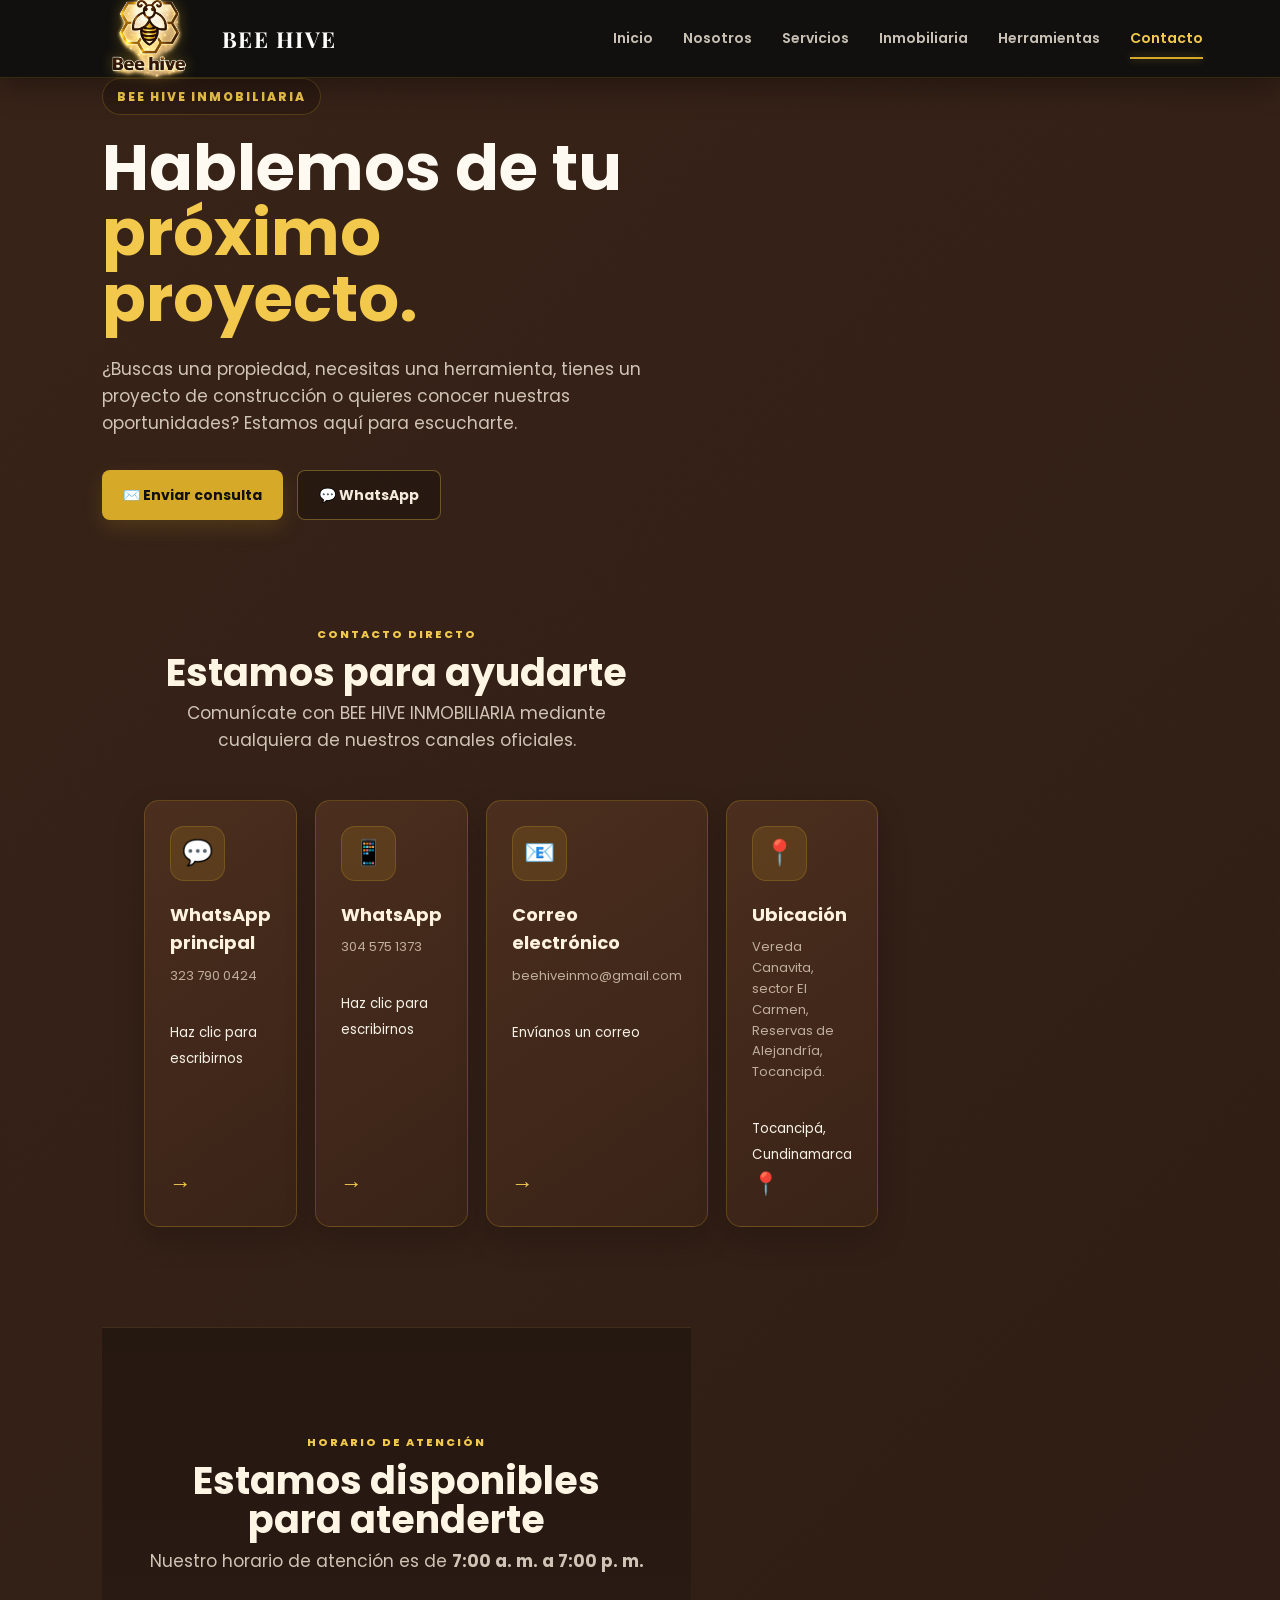
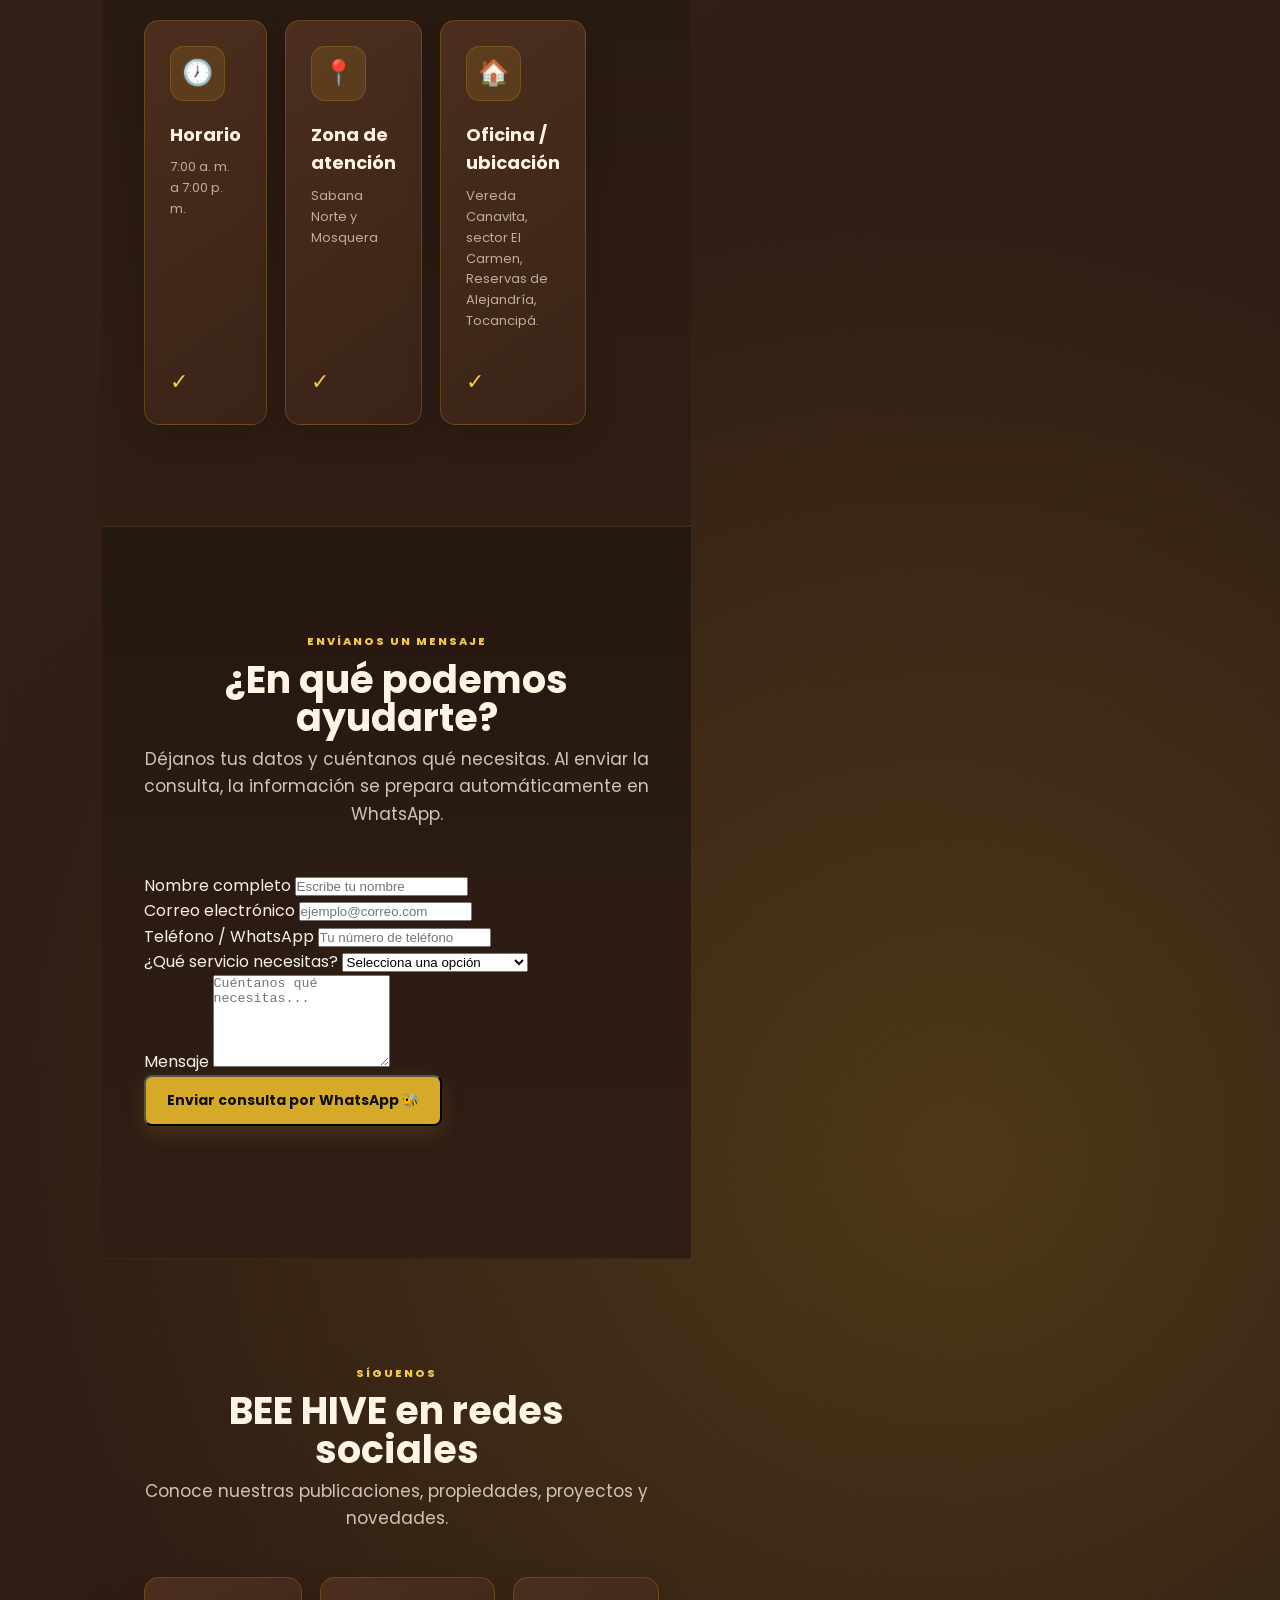
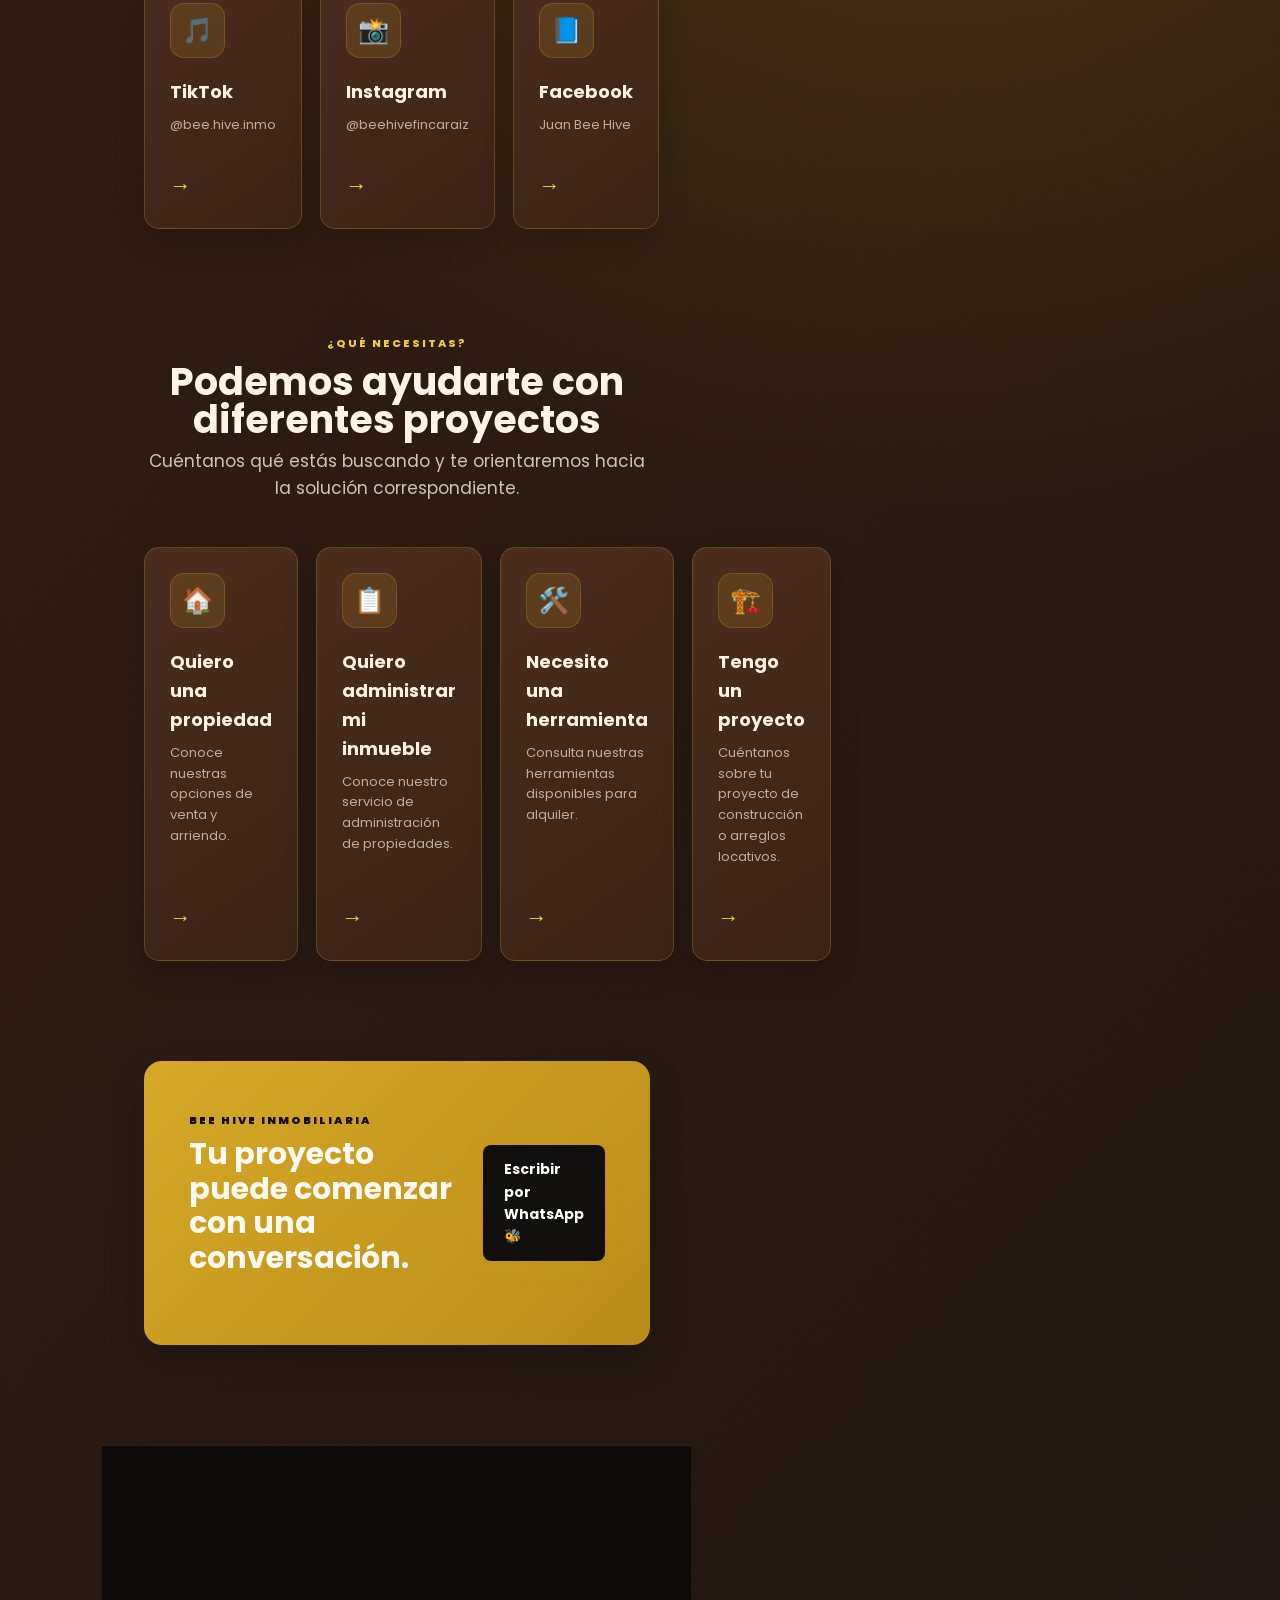
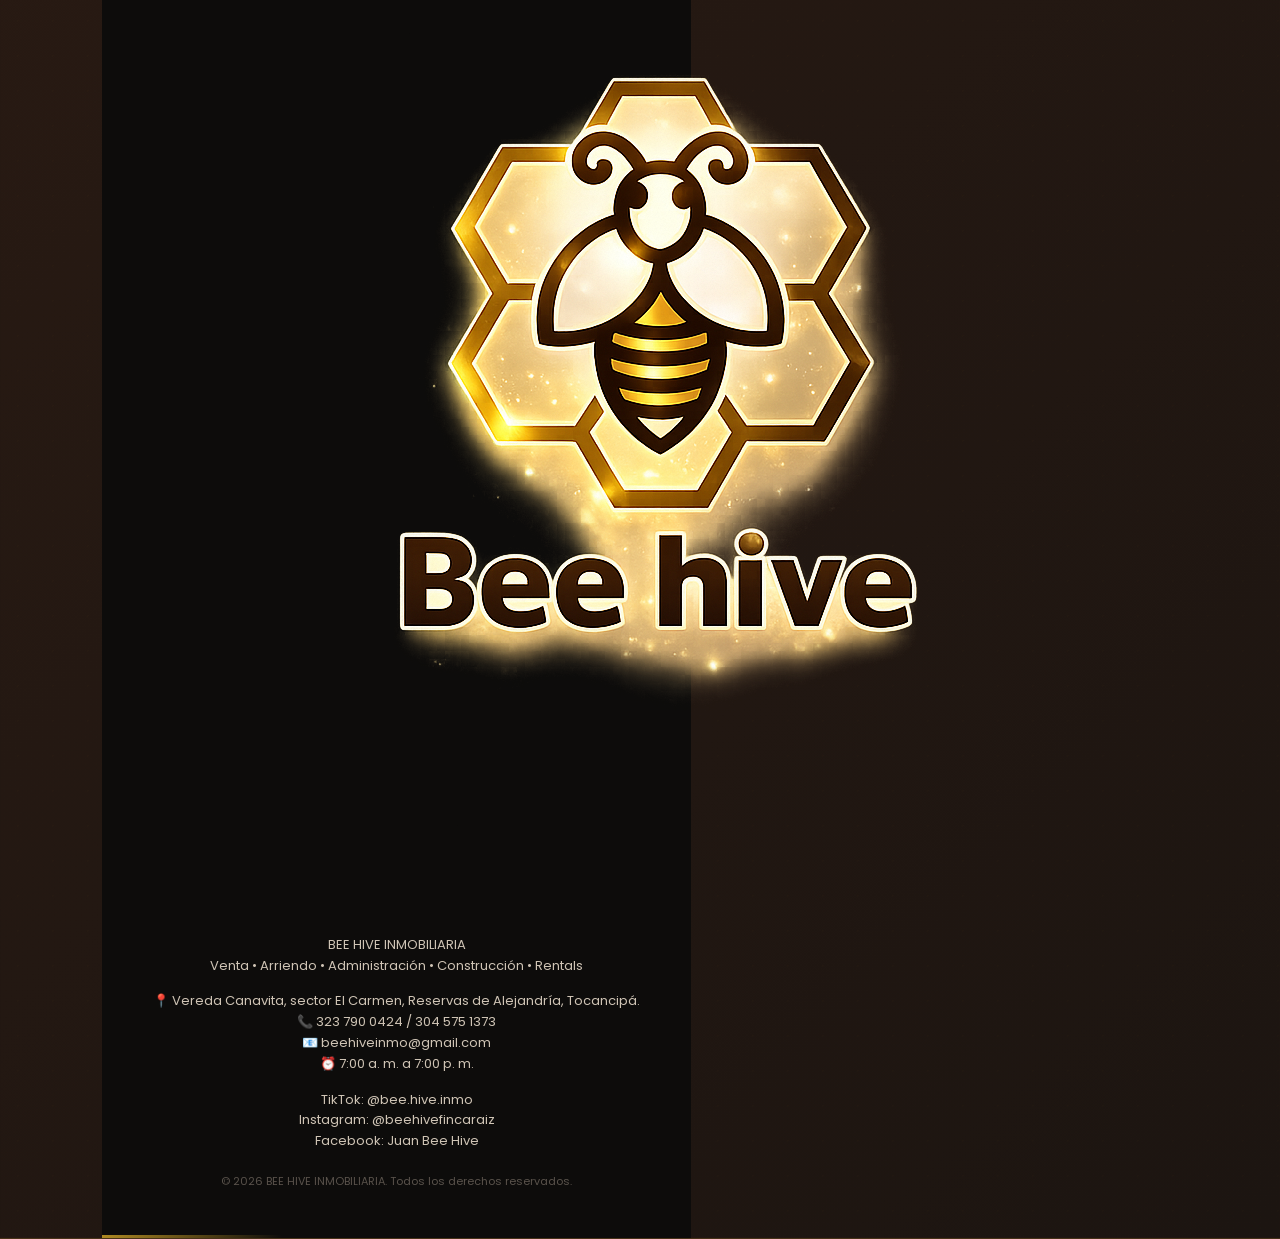
<file: pages/contacto.html>
<!DOCTYPE html>
<html lang="es">

<head>
    <meta charset="UTF-8">
    <meta name="viewport" content="width=device-width, initial-scale=1.0">

    <title>BEE HIVE INMOBILIARIA | Contacto</title>

    <!-- CSS PRINCIPAL -->
    <link rel="stylesheet" href="../css/style.css">

    <!-- FUENTES -->
    <link rel="preconnect" href="https://fonts.googleapis.com">
    <link rel="preconnect" href="https://fonts.gstatic.com" crossorigin>

    <link
        href="https://fonts.googleapis.com/css2?family=Playfair+Display:wght@600;700&family=Poppins:wght@400;500;600;700;800&display=swap"
        rel="stylesheet">

</head>


<body>


    <!-- =====================================================
         HEADER
    ====================================================== -->

    <header class="header">

        <a href="../index.html" class="logo">

            <img src="../assets/images/bee-hive-logo.png" alt="BEE HIVE INMOBILIARIA" class="logo-image">

            <div>
                <h1>BEE HIVE</h1>
            </div>

        </a>


        <nav class="nav">

            <a href="../index.html">
                Inicio
            </a>

            <a href="nosotros.html">
                Nosotros
            </a>

            <a href="servicios.html">
                Servicios
            </a>

            <a href="inmobiliaria.html">
                Inmobiliaria
            </a>

            <a href="herramientas.html">
                Herramientas
            </a>

            <a href="contacto.html" class="active">
                Contacto
            </a>

        </nav>

        <button class="menu-btn" id="menuBtn" aria-label="Abrir menú" aria-expanded="false" type="button">
            ☰
        </button>

    </header>



    <!-- =====================================================
         CONTENIDO
    ====================================================== -->

    <main>


        <!-- =====================================================
             HERO
        ====================================================== -->

        <section class="hero-home">

            <div class="hero-home-content">

                <span class="hero-welcome">
                    BEE HIVE INMOBILIARIA
                </span>


                <h2>
                    Hablemos de tu
                    <span>próximo proyecto.</span>
                </h2>


                <p>
                    ¿Buscas una propiedad, necesitas una herramienta,
                    tienes un proyecto de construcción o quieres
                    conocer nuestras oportunidades? Estamos aquí
                    para escucharte.
                </p>


                <div class="hero-buttons">

                    <a href="#formulario" class="btn btn-primary">
                        ✉️ Enviar consulta
                    </a>

                    <a href="https://api.whatsapp.com/send?phone=573237900424" target="_blank" rel="noopener noreferrer"
                        class="btn btn-secondary">
                        💬 WhatsApp
                    </a>

                </div>


                <!-- =====================================================
             INFORMACIÓN DE CONTACTO
        ====================================================== -->

                <section class="quick-access" id="informacion">

                    <div class="section-title">

                        <span>CONTACTO DIRECTO</span>

                        <h2>
                            Estamos para ayudarte
                        </h2>

                        <p>
                            Comunícate con BEE HIVE INMOBILIARIA
                            mediante cualquiera de nuestros canales
                            oficiales.
                        </p>

                    </div>


                    <div class="quick-grid">


                        <!-- WHATSAPP 1 -->

                        <a href="https://api.whatsapp.com/send?phone=573237900424" target="_blank"
                            rel="noopener noreferrer" class="quick-card">

                            <div class="quick-icon">
                                💬
                            </div>

                            <div>

                                <h3>
                                    WhatsApp principal
                                </h3>

                                <p>
                                    323 790 0424
                                </p>

                                <small>
                                    Haz clic para escribirnos
                                </small>

                            </div>

                            <span class="quick-arrow">
                                →
                            </span>

                        </a>


                        <!-- WHATSAPP 2 -->

                        <a href="https://api.whatsapp.com/send?phone=573237900424" target="_blank" class="quick-card">

                            <div class="quick-icon">
                                📱
                            </div>

                            <div>

                                <h3>
                                    WhatsApp
                                </h3>

                                <p>
                                    304 575 1373
                                </p>

                                <small>
                                    Haz clic para escribirnos
                                </small>

                            </div>

                            <span class="quick-arrow">
                                →
                            </span>

                        </a>



                        <!-- CORREO -->

                        <a href="mailto:beehiveinmo@gmail.com" class="quick-card">

                            <div class="quick-icon">
                                📧
                            </div>

                            <div>

                                <h3>
                                    Correo electrónico
                                </h3>

                                <p>
                                    beehiveinmo@gmail.com
                                </p>

                                <small>
                                    Envíanos un correo
                                </small>

                            </div>

                            <span class="quick-arrow">
                                →
                            </span>

                        </a>



                        <!-- UBICACIÓN -->

                        <div class="quick-card">

                            <div class="quick-icon">
                                📍
                            </div>

                            <div>

                                <h3>
                                    Ubicación
                                </h3>

                                <p>
                                    Vereda Canavita, sector El Carmen,
                                    Reservas de Alejandría, Tocancipá.
                                </p>

                                <small>
                                    Tocancipá, Cundinamarca
                                </small>

                            </div>

                            <span class="quick-arrow">
                                📍
                            </span>

                        </div>


                    </div>

                </section>



                <!-- =====================================================
             HORARIO
        ====================================================== -->

                <section class="how-section">

                    <div class="section-title">

                        <span>HORARIO DE ATENCIÓN</span>

                        <h2>
                            Estamos disponibles para atenderte
                        </h2>

                        <p>
                            Nuestro horario de atención es de
                            <strong>7:00 a. m. a 7:00 p. m.</strong>
                        </p>

                    </div>


                    <div class="quick-grid">


                        <div class="quick-card">

                            <div class="quick-icon">
                                🕖
                            </div>

                            <div>

                                <h3>
                                    Horario
                                </h3>

                                <p>
                                    7:00 a. m. a 7:00 p. m.
                                </p>

                            </div>

                            <span class="quick-arrow">
                                ✓
                            </span>

                        </div>


                        <div class="quick-card">

                            <div class="quick-icon">
                                📍
                            </div>

                            <div>

                                <h3>
                                    Zona de atención
                                </h3>

                                <p>
                                    Sabana Norte y Mosquera
                                </p>

                            </div>

                            <span class="quick-arrow">
                                ✓
                            </span>

                        </div>


                        <div class="quick-card">

                            <div class="quick-icon">
                                🏠
                            </div>

                            <div>

                                <h3>
                                    Oficina / ubicación
                                </h3>

                                <p>
                                    Vereda Canavita, sector El Carmen,
                                    Reservas de Alejandría, Tocancipá.
                                </p>

                            </div>

                            <span class="quick-arrow">
                                ✓
                            </span>

                        </div>


                    </div>

                </section>



                <!-- =====================================================
             FORMULARIO
        ====================================================== -->

                <section class="how-section" id="formulario">

                    <div class="section-title">

                        <span>ENVÍANOS UN MENSAJE</span>

                        <h2>
                            ¿En qué podemos ayudarte?
                        </h2>

                        <p>
                            Déjanos tus datos y cuéntanos qué necesitas.
                            Al enviar la consulta, la información se prepara
                            automáticamente en WhatsApp.
                        </p>

                    </div>


                    <div class="contact-form-container">

                        <form class="contact-form" id="contactForm" onsubmit="enviarWhatsApp(event)">


                            <!-- NOMBRE -->

                            <div class="form-group">

                                <label for="nombre">
                                    Nombre completo
                                </label>

                                <input type="text" id="nombre" name="nombre" placeholder="Escribe tu nombre" required>

                            </div>



                            <!-- CORREO -->

                            <div class="form-group">

                                <label for="correo">
                                    Correo electrónico
                                </label>

                                <input type="email" id="correo" name="correo" placeholder="ejemplo@correo.com" required>

                            </div>



                            <!-- TELÉFONO -->

                            <div class="form-group">

                                <label for="telefono">
                                    Teléfono / WhatsApp
                                </label>

                                <input type="tel" id="telefono" name="telefono" placeholder="Tu número de teléfono"
                                    required>

                            </div>



                            <!-- SERVICIO -->

                            <div class="form-group">

                                <label for="servicio">
                                    ¿Qué servicio necesitas?
                                </label>

                                <select id="servicio" name="servicio" required>

                                    <option value="">
                                        Selecciona una opción
                                    </option>

                                    <option value="venta">
                                        Venta de inmueble
                                    </option>

                                    <option value="arriendo">
                                        Arriendo de inmueble
                                    </option>

                                    <option value="administracion">
                                        Administración de inmueble
                                    </option>

                                    <option value="construccion">
                                        Construcción
                                    </option>

                                    <option value="arreglos">
                                        Arreglos locativos
                                    </option>

                                    <option value="herramientas">
                                        Alquiler de herramientas
                                    </option>

                                    <option value="inversion">
                                        Inversión inmobiliaria
                                    </option>

                                    <option value="otro">
                                        Otro
                                    </option>

                                </select>

                            </div>



                            <!-- MENSAJE -->

                            <div class="form-group">

                                <label for="mensaje">
                                    Mensaje
                                </label>

                                <textarea id="mensaje" name="mensaje" rows="6" placeholder="Cuéntanos qué necesitas..."
                                    required></textarea>

                            </div>



                            <!-- BOTÓN -->
                            <button type="submit" class="btn btn-primary">

                                Enviar consulta por WhatsApp 🐝

                            </button>


                            <!-- MENSAJE -->

                            <p id="formMessage" class="form-message">
                            </p>


                        </form>

                    </div>

                </section>



                <!-- =====================================================
             REDES SOCIALES
        ====================================================== -->

                <section class="quick-access">

                    <div class="section-title">

                        <span>SÍGUENOS</span>

                        <h2>
                            BEE HIVE en redes sociales
                        </h2>

                        <p>
                            Conoce nuestras publicaciones, propiedades,
                            proyectos y novedades.
                        </p>

                    </div>


                    <div class="quick-grid">


                        <!-- TIKTOK -->

                        <a href="https://www.tiktok.com/@bee.hive.inmo" target="_blank" class="quick-card">

                            <div class="quick-icon">
                                🎵
                            </div>

                            <div>

                                <h3>
                                    TikTok
                                </h3>

                                <p>
                                    @bee.hive.inmo
                                </p>

                            </div>

                            <span class="quick-arrow">
                                →
                            </span>

                        </a>



                        <!-- INSTAGRAM -->

                        <a href="https://www.instagram.com/beehivefincaraiz/" target="_blank" class="quick-card">

                            <div class="quick-icon">
                                📸
                            </div>

                            <div>

                                <h3>
                                    Instagram
                                </h3>

                                <p>
                                    @beehivefincaraiz
                                </p>

                            </div>

                            <span class="quick-arrow">
                                →
                            </span>

                        </a>



                        <!-- FACEBOOK -->

                        <a href="https://www.facebook.com/" target="_blank" class="quick-card">

                            <div class="quick-icon">
                                📘
                            </div>

                            <div>

                                <h3>
                                    Facebook
                                </h3>

                                <p>
                                    Juan Bee Hive
                                </p>

                            </div>

                            <span class="quick-arrow">
                                →
                            </span>

                        </a>


                    </div>

                </section>



                <!-- =====================================================
             MOTIVOS DE CONTACTO
        ====================================================== -->

                <section class="quick-access">

                    <div class="section-title">

                        <span>¿QUÉ NECESITAS?</span>

                        <h2>
                            Podemos ayudarte con diferentes proyectos
                        </h2>

                        <p>
                            Cuéntanos qué estás buscando y te orientaremos
                            hacia la solución correspondiente.
                        </p>

                    </div>


                    <div class="quick-grid">


                        <!-- INMOBILIARIA -->

                        <a href="inmobiliaria.html" class="quick-card">

                            <div class="quick-icon">
                                🏠
                            </div>

                            <div>

                                <h3>
                                    Quiero una propiedad
                                </h3>

                                <p>
                                    Conoce nuestras opciones de venta
                                    y arriendo.
                                </p>

                            </div>

                            <span class="quick-arrow">
                                →
                            </span>

                        </a>



                        <!-- ADMINISTRACIÓN -->

                        <a href="inmobiliaria.html" class="quick-card">

                            <div class="quick-icon">
                                📋
                            </div>

                            <div>

                                <h3>
                                    Quiero administrar mi inmueble
                                </h3>

                                <p>
                                    Conoce nuestro servicio de administración
                                    de propiedades.
                                </p>

                            </div>

                            <span class="quick-arrow">
                                →
                            </span>

                        </a>



                        <!-- HERRAMIENTAS -->

                        <a href="herramientas.html" class="quick-card">

                            <div class="quick-icon">
                                🛠️
                            </div>

                            <div>

                                <h3>
                                    Necesito una herramienta
                                </h3>

                                <p>
                                    Consulta nuestras herramientas
                                    disponibles para alquiler.
                                </p>

                            </div>

                            <span class="quick-arrow">
                                →
                            </span>

                        </a>



                        <!-- CONSTRUCCIÓN -->

                        <a href="construccion.html" class="quick-card">

                            <div class="quick-icon">
                                🏗️
                            </div>

                            <div>

                                <h3>
                                    Tengo un proyecto
                                </h3>

                                <p>
                                    Cuéntanos sobre tu proyecto de
                                    construcción o arreglos locativos.
                                </p>

                            </div>

                            <span class="quick-arrow">
                                →
                            </span>

                        </a>


                    </div>

                </section>



                <!-- =====================================================
             CTA FINAL
        ====================================================== -->
                <section class="final-cta">

                    <div>

                        <span>
                            BEE HIVE INMOBILIARIA
                        </span>

                        <h2>
                            Tu proyecto puede comenzar con una conversación.
                        </h2>

                    </div>

                    <a href="https://api.whatsapp.com/send?phone=573237900424" target="_blank" rel="noopener noreferrer"
                        class="btn btn-primary">

                        Escribir por WhatsApp 🐝

                    </a>

                </section>


                <!-- =====================================================
         FOOTER
    ====================================================== -->

                <footer class="footer">

                    <div class="footer-logo">

                        <a href="../index.html">

                            <img src="../assets/images/bee-hive-logo.png" alt="BEE HIVE INMOBILIARIA"
                                class="logo-image">

                        </a>

                    </div>


                    <p>
                        BEE HIVE INMOBILIARIA
                        <br>
                        Venta • Arriendo • Administración • Construcción • Rentals
                    </p>


                    <p>
                        📍 Vereda Canavita, sector El Carmen,
                        Reservas de Alejandría, Tocancipá.
                        <br>
                        📞 323 790 0424 / 304 575 1373
                        <br>
                        📧 beehiveinmo@gmail.com
                        <br>
                        ⏰ 7:00 a. m. a 7:00 p. m.
                    </p>


                    <p>
                        TikTok: @bee.hive.inmo
                        <br>
                        Instagram: @beehivefincaraiz
                        <br>
                        Facebook: Juan Bee Hive
                    </p>


                    <span>
                        © 2026 BEE HIVE INMOBILIARIA. Todos los derechos reservados.
                    </span>

                </footer>



                <!-- =====================================================
         JAVASCRIPT
    ====================================================== -->

                <script src="../js/scripts.js"></script>


</body>

</html>
</file>
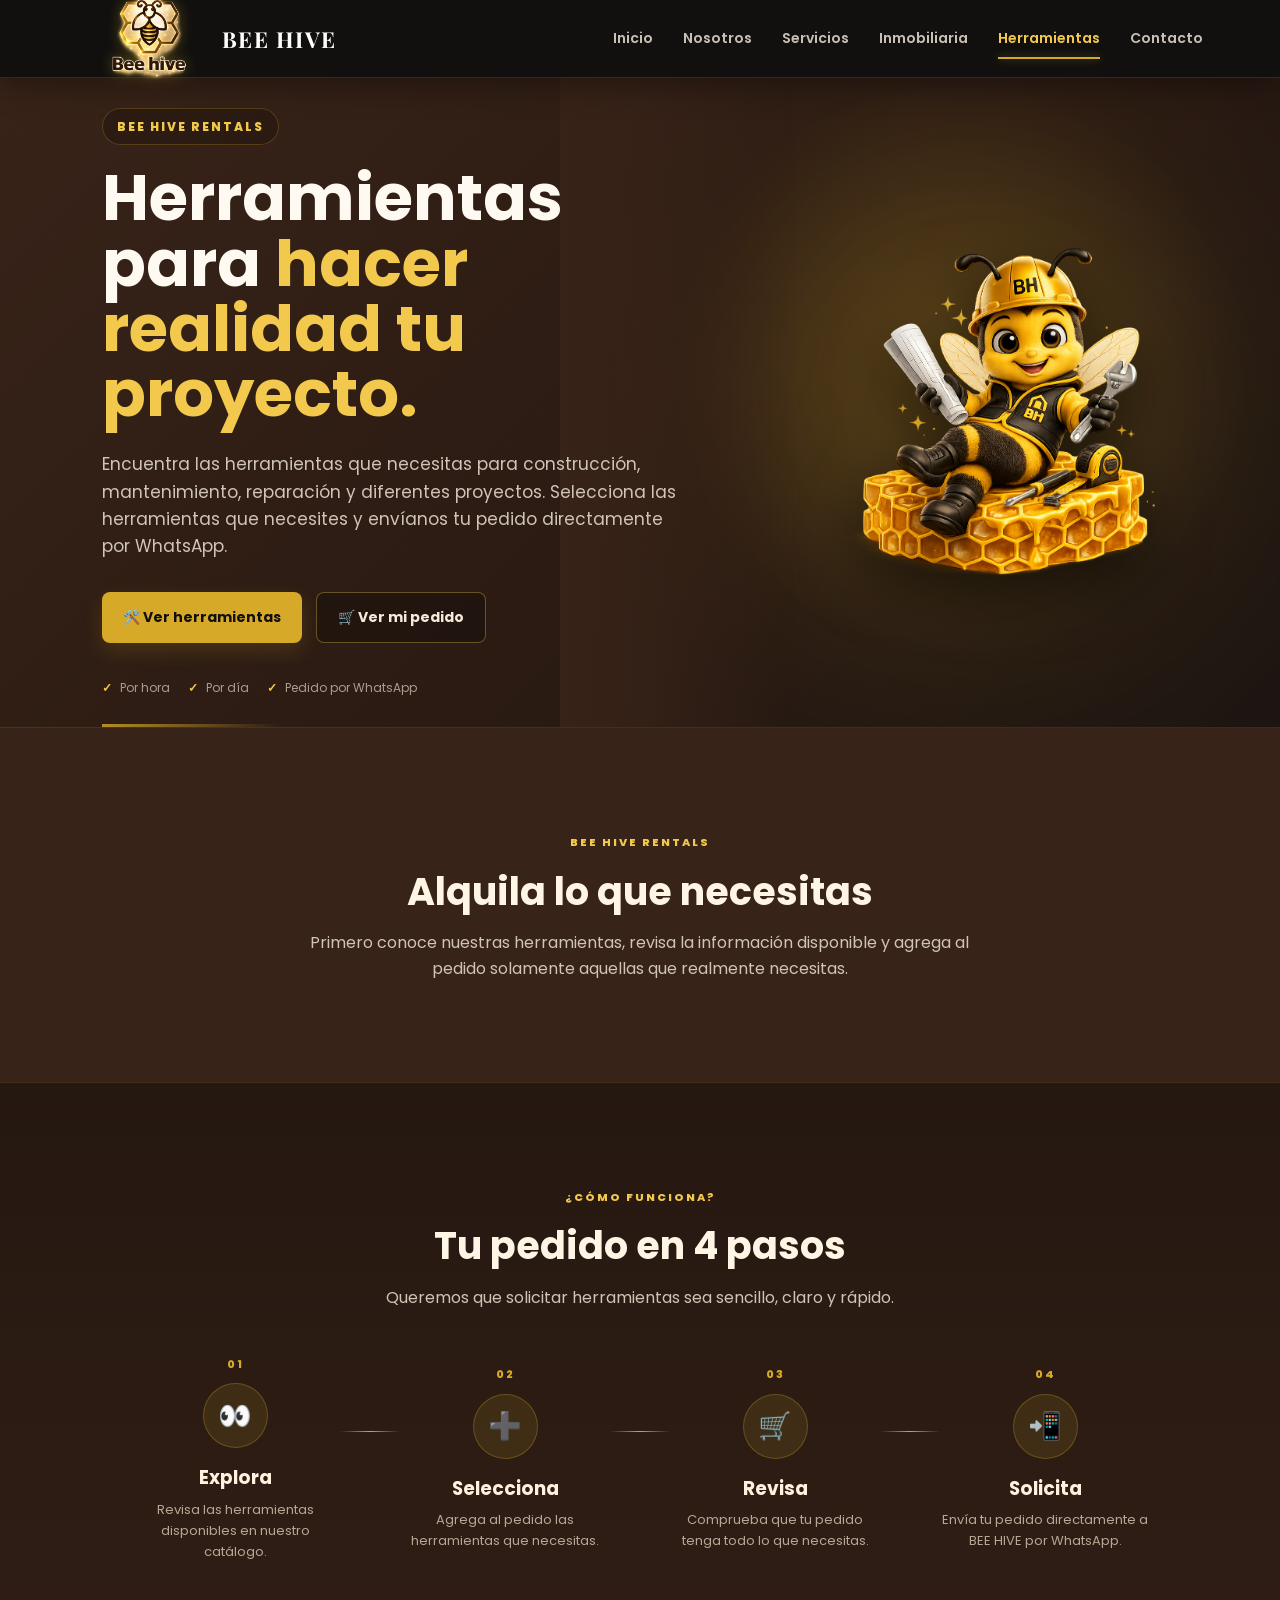
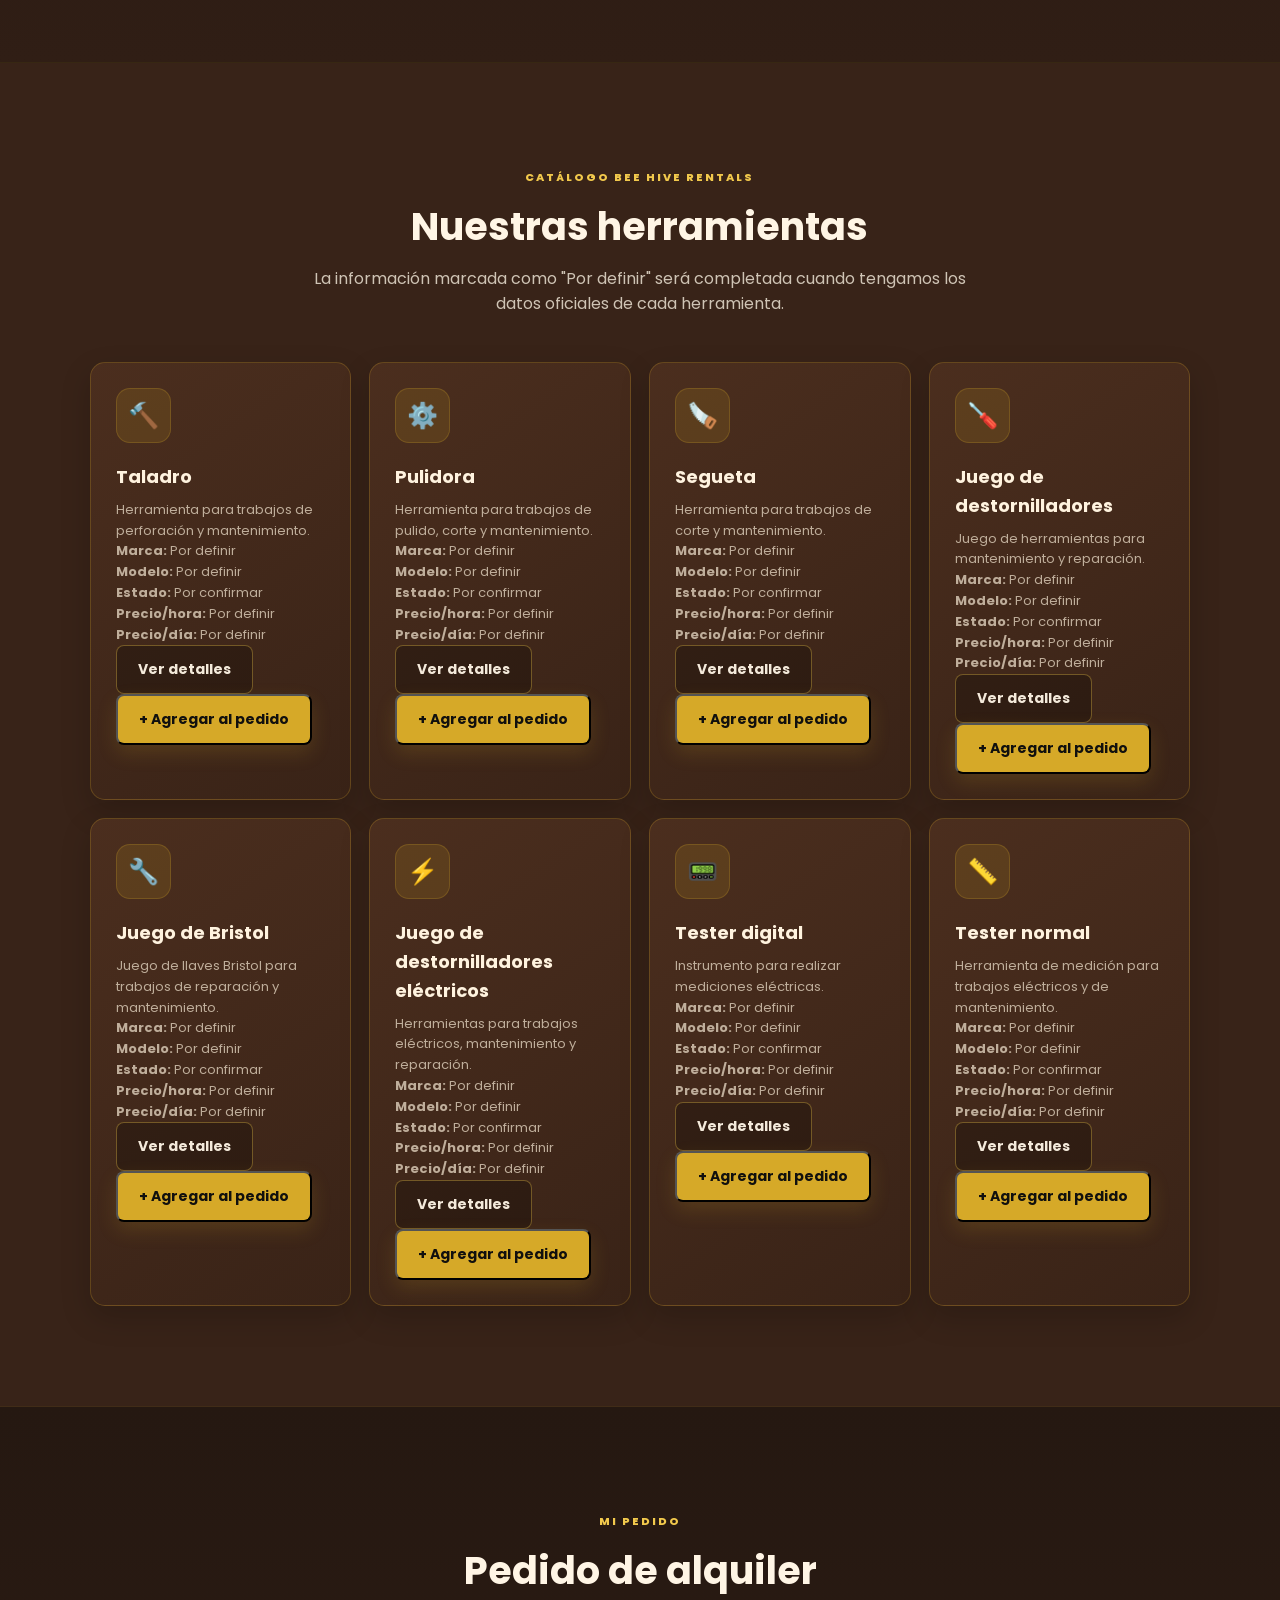
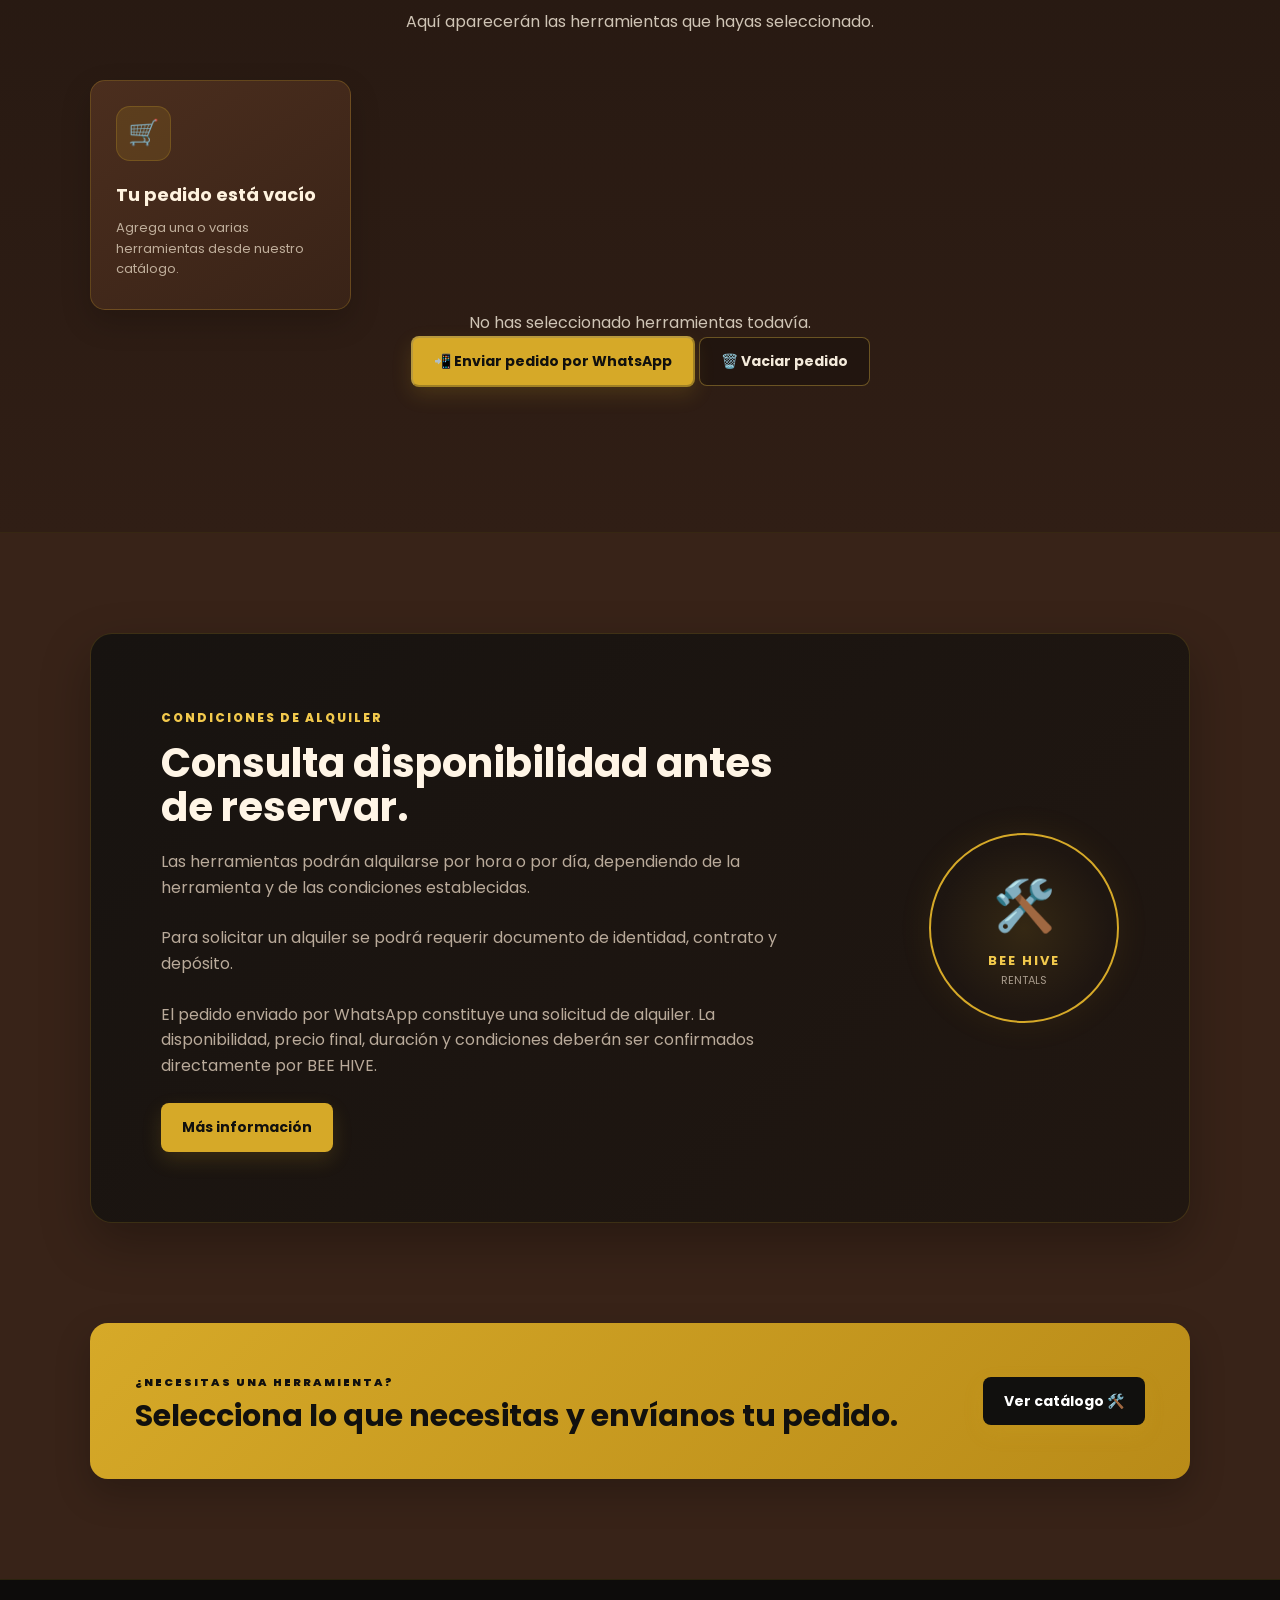
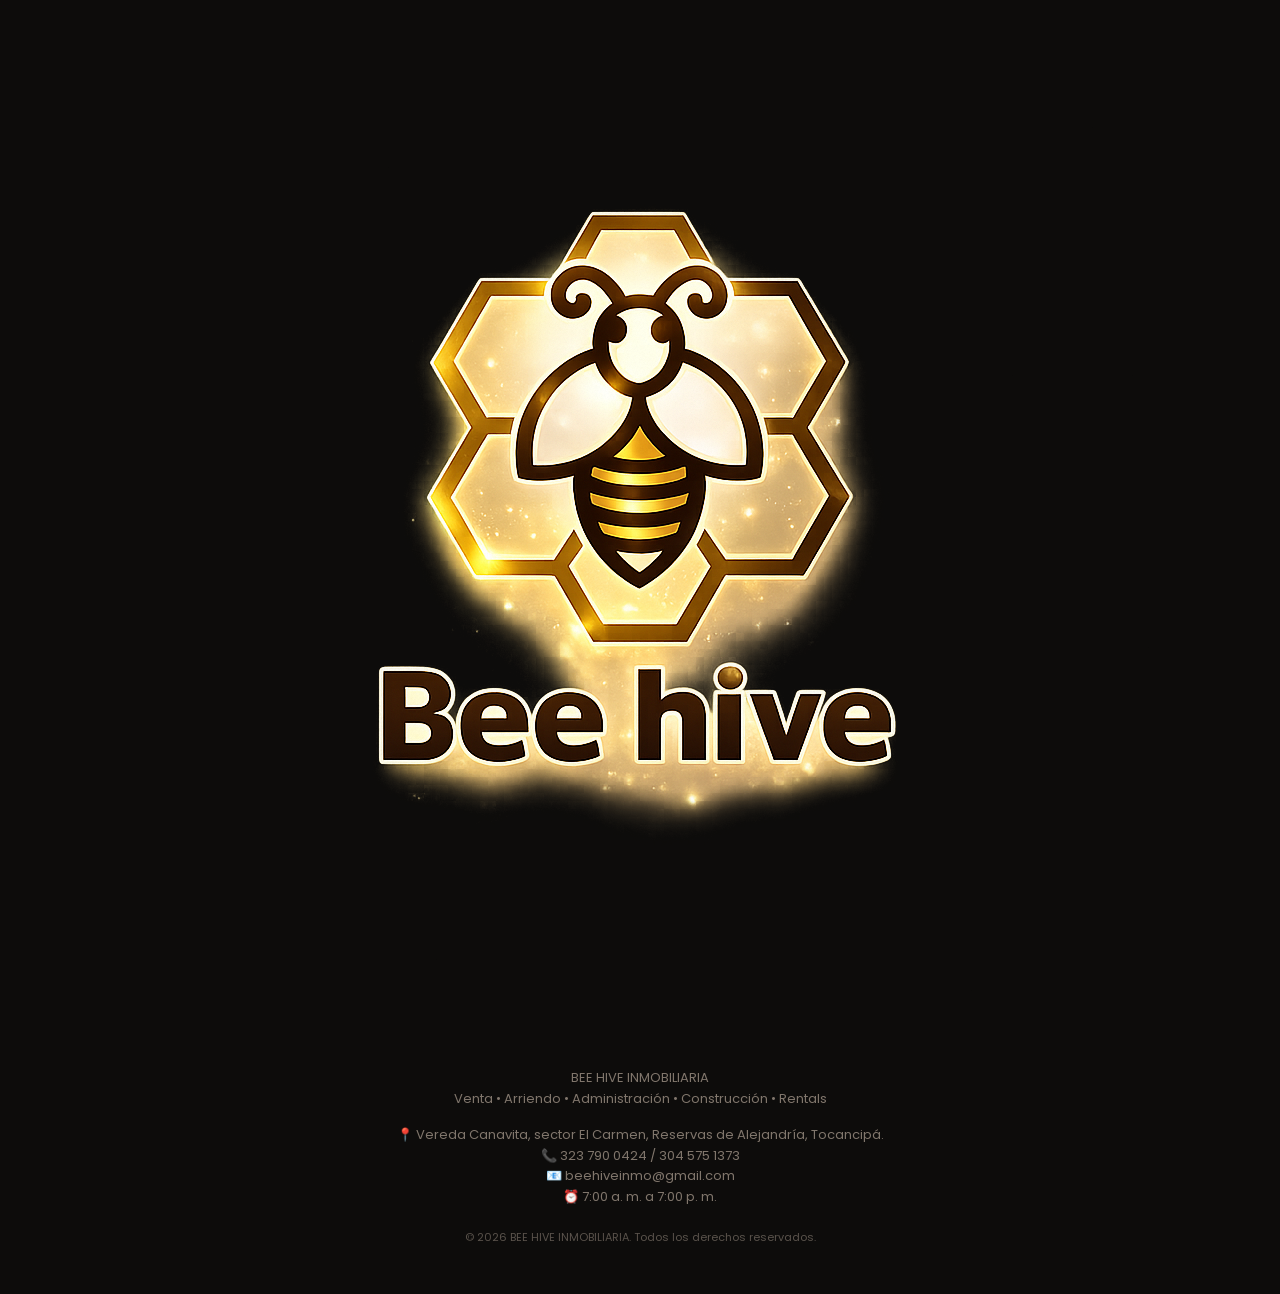
<file: pages/herramientas.html>
<!DOCTYPE html>
<html lang="es">

<head>

    <meta charset="UTF-8">

    <meta name="viewport" content="width=device-width, initial-scale=1.0">

    <title>BEE HIVE | Alquiler de Herramientas</title>

    <!-- CSS PRINCIPAL -->
    <link rel="stylesheet" href="../css/style.css">

    <!-- FUENTES -->
    <link rel="preconnect" href="https://fonts.googleapis.com">
    <link rel="preconnect" href="https://fonts.gstatic.com" crossorigin>

    <link
        href="https://fonts.googleapis.com/css2?family=Playfair+Display:wght@600;700&family=Poppins:wght@400;500;600;700;800&display=swap"
        rel="stylesheet">

</head>


<body>


<!-- =====================================================
     HEADER
====================================================== -->

<header class="header">

    <a href="../index.html" class="logo">

        <img
            src="../assets/images/bee-hive-logo.png"
            alt="BEE HIVE INMOBILIARIA"
            class="logo-image">

        <div>
            <h1>BEE HIVE</h1>
        </div>

    </a>


    <nav class="nav">

        <a href="../index.html">
            Inicio
        </a>

        <a href="nosotros.html">
            Nosotros
        </a>

        <a href="servicios.html">
            Servicios
        </a>

        <a href="inmobiliaria.html">
            Inmobiliaria
        </a>

        <a href="herramientas.html" class="active">
            Herramientas
        </a>

        <a href="contacto.html">
            Contacto
        </a>

    </nav>


    <button class="menu-btn" id="menuBtn" aria-label="Abrir menú" aria-expanded="false" type="button">
        ☰
    </button>

</header>



<!-- =====================================================
     CONTENIDO
====================================================== -->

<main>


<!-- =====================================================
     HERO
====================================================== -->

<section class="hero-home">

    <div class="hero-home-content">

        <span class="hero-welcome">
            BEE HIVE RENTALS
        </span>


        <h2>
            Herramientas para
            <span>hacer realidad tu proyecto.</span>
        </h2>


        <p>
            Encuentra las herramientas que necesitas para
            construcción, mantenimiento, reparación y diferentes
            proyectos. Selecciona las herramientas que necesites
            y envíanos tu pedido directamente por WhatsApp.
        </p>


        <div class="hero-buttons">

            <a
                href="#herramientas"
                class="btn btn-primary">

                🛠️ Ver herramientas

            </a>


            <a
                href="#pedido"
                class="btn btn-secondary">

                🛒 Ver mi pedido

            </a>

        </div>


        <div class="hero-trust">

            <div>
                <strong>✓</strong>
                Por hora
            </div>

            <div>
                <strong>✓</strong>
                Por día
            </div>

            <div>
                <strong>✓</strong>
                Pedido por WhatsApp
            </div>

        </div>

    </div>


    <div class="hero-bee">

        <div class="bee-glow"></div>

        <img
            src="../assets/images/bee-home.png"
            alt="Abeja representativa de BEE HIVE">

    </div>

</section>



<!-- =====================================================
     INTRODUCCIÓN
====================================================== -->

<section class="quick-access">

    <div class="section-title">

        <span>BEE HIVE RENTALS</span>

        <h2>
            Alquila lo que necesitas
        </h2>

        <p>
            Primero conoce nuestras herramientas, revisa la
            información disponible y agrega al pedido solamente
            aquellas que realmente necesitas.
        </p>

    </div>

</section>



<!-- =====================================================
     PROCESO
====================================================== -->

<section class="how-section">

    <div class="section-title">

        <span>¿CÓMO FUNCIONA?</span>

        <h2>
            Tu pedido en 4 pasos
        </h2>

        <p>
            Queremos que solicitar herramientas sea sencillo,
            claro y rápido.
        </p>

    </div>


    <div class="steps">


        <div class="step">

            <div class="step-number">
                01
            </div>

            <div class="step-icon">
                👀
            </div>

            <h3>
                Explora
            </h3>

            <p>
                Revisa las herramientas disponibles en nuestro catálogo.
            </p>

        </div>


        <div class="step-line"></div>


        <div class="step">

            <div class="step-number">
                02
            </div>

            <div class="step-icon">
                ➕
            </div>

            <h3>
                Selecciona
            </h3>

            <p>
                Agrega al pedido las herramientas que necesitas.
            </p>

        </div>


        <div class="step-line"></div>


        <div class="step">

            <div class="step-number">
                03
            </div>

            <div class="step-icon">
                🛒
            </div>

            <h3>
                Revisa
            </h3>

            <p>
                Comprueba que tu pedido tenga todo lo que necesitas.
            </p>

        </div>


        <div class="step-line"></div>


        <div class="step">

            <div class="step-number">
                04
            </div>

            <div class="step-icon">
                📲
            </div>

            <h3>
                Solicita
            </h3>

            <p>
                Envía tu pedido directamente a BEE HIVE por WhatsApp.
            </p>

        </div>


    </div>

</section>



<!-- =====================================================
     CATÁLOGO
====================================================== -->

<section
    class="quick-access"
    id="herramientas">

    <div class="section-title">

        <span>CATÁLOGO BEE HIVE RENTALS</span>

        <h2>
            Nuestras herramientas
        </h2>

        <p>
            La información marcada como "Por definir" será
            completada cuando tengamos los datos oficiales
            de cada herramienta.
        </p>

    </div>


    <div class="quick-grid" id="catalogoHerramientas">


        <!-- =================================================
             TALADRO
        ================================================== -->

        <article class="quick-card herramienta-card">

            <div class="quick-icon">
                🔨
            </div>

            <div>

                <h3>
                    Taladro
                </h3>

                <p>
                    Herramienta para trabajos de perforación
                    y mantenimiento.
                </p>

                <p>
                    <strong>Marca:</strong> Por definir<br>
                    <strong>Modelo:</strong> Por definir<br>
                    <strong>Estado:</strong> Por confirmar<br>
                    <strong>Precio/hora:</strong> Por definir<br>
                    <strong>Precio/día:</strong> Por definir
                </p>

                <button
                    type="button"
                    class="btn btn-secondary btn-ver-herramienta"
                    onclick="verHerramienta(0)">

                    Ver detalles

                </button>

                <button
                    type="button"
                    class="btn btn-primary"
                    onclick="agregarHerramienta(0)">

                    + Agregar al pedido

                </button>

            </div>

        </article>



        <!-- =================================================
             PULIDORA
        ================================================== -->

        <article class="quick-card herramienta-card">

            <div class="quick-icon">
                ⚙️
            </div>

            <div>

                <h3>
                    Pulidora
                </h3>

                <p>
                    Herramienta para trabajos de pulido,
                    corte y mantenimiento.
                </p>

                <p>
                    <strong>Marca:</strong> Por definir<br>
                    <strong>Modelo:</strong> Por definir<br>
                    <strong>Estado:</strong> Por confirmar<br>
                    <strong>Precio/hora:</strong> Por definir<br>
                    <strong>Precio/día:</strong> Por definir
                </p>

                <button
                    type="button"
                    class="btn btn-secondary btn-ver-herramienta"
                    onclick="verHerramienta(1)">

                    Ver detalles

                </button>

                <button
                    type="button"
                    class="btn btn-primary"
                    onclick="agregarHerramienta(1)">

                    + Agregar al pedido

                </button>

            </div>

        </article>



        <!-- =================================================
             SEGUETA
        ================================================== -->

        <article class="quick-card herramienta-card">

            <div class="quick-icon">
                🪚
            </div>

            <div>

                <h3>
                    Segueta
                </h3>

                <p>
                    Herramienta para trabajos de corte
                    y mantenimiento.
                </p>

                <p>
                    <strong>Marca:</strong> Por definir<br>
                    <strong>Modelo:</strong> Por definir<br>
                    <strong>Estado:</strong> Por confirmar<br>
                    <strong>Precio/hora:</strong> Por definir<br>
                    <strong>Precio/día:</strong> Por definir
                </p>

                <button
                    type="button"
                    class="btn btn-secondary btn-ver-herramienta"
                    onclick="verHerramienta(2)">

                    Ver detalles

                </button>

                <button
                    type="button"
                    class="btn btn-primary"
                    onclick="agregarHerramienta(2)">

                    + Agregar al pedido

                </button>

            </div>

        </article>



        <!-- =================================================
             DESTORNILLADORES
        ================================================== -->

        <article class="quick-card herramienta-card">

            <div class="quick-icon">
                🪛
            </div>

            <div>

                <h3>
                    Juego de destornilladores
                </h3>

                <p>
                    Juego de herramientas para mantenimiento
                    y reparación.
                </p>

                <p>
                    <strong>Marca:</strong> Por definir<br>
                    <strong>Modelo:</strong> Por definir<br>
                    <strong>Estado:</strong> Por confirmar<br>
                    <strong>Precio/hora:</strong> Por definir<br>
                    <strong>Precio/día:</strong> Por definir
                </p>

                <button
                    type="button"
                    class="btn btn-secondary btn-ver-herramienta"
                    onclick="verHerramienta(3)">

                    Ver detalles

                </button>

                <button
                    type="button"
                    class="btn btn-primary"
                    onclick="agregarHerramienta(3)">

                    + Agregar al pedido

                </button>

            </div>

        </article>



        <!-- =================================================
             BRISTOL
        ================================================== -->

        <article class="quick-card herramienta-card">

            <div class="quick-icon">
                🔧
            </div>

            <div>

                <h3>
                    Juego de Bristol
                </h3>

                <p>
                    Juego de llaves Bristol para trabajos
                    de reparación y mantenimiento.
                </p>

                <p>
                    <strong>Marca:</strong> Por definir<br>
                    <strong>Modelo:</strong> Por definir<br>
                    <strong>Estado:</strong> Por confirmar<br>
                    <strong>Precio/hora:</strong> Por definir<br>
                    <strong>Precio/día:</strong> Por definir
                </p>

                <button
                    type="button"
                    class="btn btn-secondary btn-ver-herramienta"
                    onclick="verHerramienta(4)">

                    Ver detalles

                </button>

                <button
                    type="button"
                    class="btn btn-primary"
                    onclick="agregarHerramienta(4)">

                    + Agregar al pedido

                </button>

            </div>

        </article>



        <!-- =================================================
             DESTORNILLADORES ELÉCTRICOS
        ================================================== -->

        <article class="quick-card herramienta-card">

            <div class="quick-icon">
                ⚡
            </div>

            <div>

                <h3>
                    Juego de destornilladores eléctricos
                </h3>

                <p>
                    Herramientas para trabajos eléctricos,
                    mantenimiento y reparación.
                </p>

                <p>
                    <strong>Marca:</strong> Por definir<br>
                    <strong>Modelo:</strong> Por definir<br>
                    <strong>Estado:</strong> Por confirmar<br>
                    <strong>Precio/hora:</strong> Por definir<br>
                    <strong>Precio/día:</strong> Por definir
                </p>

                <button
                    type="button"
                    class="btn btn-secondary btn-ver-herramienta"
                    onclick="verHerramienta(5)">

                    Ver detalles

                </button>

                <button
                    type="button"
                    class="btn btn-primary"
                    onclick="agregarHerramienta(5)">

                    + Agregar al pedido

                </button>

            </div>

        </article>



        <!-- =================================================
             TESTER DIGITAL
        ================================================== -->

        <article class="quick-card herramienta-card">

            <div class="quick-icon">
                📟
            </div>

            <div>

                <h3>
                    Tester digital
                </h3>

                <p>
                    Instrumento para realizar mediciones
                    eléctricas.
                </p>

                <p>
                    <strong>Marca:</strong> Por definir<br>
                    <strong>Modelo:</strong> Por definir<br>
                    <strong>Estado:</strong> Por confirmar<br>
                    <strong>Precio/hora:</strong> Por definir<br>
                    <strong>Precio/día:</strong> Por definir
                </p>

                <button
                    type="button"
                    class="btn btn-secondary btn-ver-herramienta"
                    onclick="verHerramienta(6)">

                    Ver detalles

                </button>

                <button
                    type="button"
                    class="btn btn-primary"
                    onclick="agregarHerramienta(6)">

                    + Agregar al pedido

                </button>

            </div>

        </article>



        <!-- =================================================
             TESTER NORMAL
        ================================================== -->

        <article class="quick-card herramienta-card">

            <div class="quick-icon">
                📏
            </div>

            <div>

                <h3>
                    Tester normal
                </h3>

                <p>
                    Herramienta de medición para trabajos
                    eléctricos y de mantenimiento.
                </p>

                <p>
                    <strong>Marca:</strong> Por definir<br>
                    <strong>Modelo:</strong> Por definir<br>
                    <strong>Estado:</strong> Por confirmar<br>
                    <strong>Precio/hora:</strong> Por definir<br>
                    <strong>Precio/día:</strong> Por definir
                </p>

                <button
                    type="button"
                    class="btn btn-secondary btn-ver-herramienta"
                    onclick="verHerramienta(7)">

                    Ver detalles

                </button>

                <button
                    type="button"
                    class="btn btn-primary"
                    onclick="agregarHerramienta(7)">

                    + Agregar al pedido

                </button>

            </div>

        </article>


    </div>

</section>



<!-- =====================================================
     PEDIDO DE ALQUILER
====================================================== -->

<section
    class="how-section"
    id="pedido">

    <div class="section-title">

        <span>MI PEDIDO</span>

        <h2>
            Pedido de alquiler
        </h2>

        <p>
            Aquí aparecerán las herramientas que hayas seleccionado.
        </p>

    </div>


    <div
        id="listaPedido"
        class="quick-grid">

        <div class="quick-card">

            <div class="quick-icon">
                🛒
            </div>

            <div>

                <h3>
                    Tu pedido está vacío
                </h3>

                <p>
                    Agrega una o varias herramientas desde
                    nuestro catálogo.
                </p>

            </div>

        </div>

    </div>


    <!-- RESUMEN -->

    <div class="section-title">

        <p id="resumenPedido">
            No has seleccionado herramientas todavía.
        </p>

        <button
            type="button"
            class="btn btn-primary"
            id="btnWhatsAppPedido"
            onclick="enviarPedidoWhatsApp()"
            disabled>

            📲 Enviar pedido por WhatsApp

        </button>


        <button
            type="button"
            class="btn btn-secondary"
            id="btnVaciarPedido"
            onclick="vaciarPedido()"
            disabled>

            🗑️ Vaciar pedido

        </button>

    </div>

</section>



<!-- =====================================================
     CONDICIONES
====================================================== -->

<section class="info-section">

    <div class="info-content">

        <span>
            CONDICIONES DE ALQUILER
        </span>

        <h2>
            Consulta disponibilidad antes de reservar.
        </h2>

        <p>
            Las herramientas podrán alquilarse por hora
            o por día, dependiendo de la herramienta y
            de las condiciones establecidas.
        </p>

        <p>
            Para solicitar un alquiler se podrá requerir
            documento de identidad, contrato y depósito.
        </p>

        <p>
            El pedido enviado por WhatsApp constituye una
            solicitud de alquiler. La disponibilidad,
            precio final, duración y condiciones deberán
            ser confirmados directamente por BEE HIVE.
        </p>

        <a
            href="contacto.html"
            class="btn btn-primary">

            Más información

        </a>

    </div>


    <div class="info-badge">

        <div class="honeycomb">
            🛠️
        </div>

        <strong>
            BEE HIVE
        </strong>

        <span>
            RENTALS
        </span>

    </div>

</section>



<!-- =====================================================
     CTA
====================================================== -->

<section class="final-cta">

    <div>

        <span>
            ¿NECESITAS UNA HERRAMIENTA?
        </span>

        <h2>
            Selecciona lo que necesitas y envíanos tu pedido.
        </h2>

    </div>


    <a
        href="#herramientas"
        class="btn btn-primary">

        Ver catálogo 🛠️

    </a>

</section>


</main>



<!-- =====================================================
     FOOTER
====================================================== -->

<footer class="footer">

    <div class="footer-logo">

        <a href="../index.html">

            <img
                src="../assets/images/bee-hive-logo.png"
                alt="BEE HIVE INMOBILIARIA"
                class="logo-image">

        </a>

    </div>


    <p>
        BEE HIVE INMOBILIARIA
        <br>
        Venta • Arriendo • Administración • Construcción • Rentals
    </p>


    <p>
        📍 Vereda Canavita, sector El Carmen,
        Reservas de Alejandría, Tocancipá.
        <br>
        📞 323 790 0424 / 304 575 1373
        <br>
        📧 beehiveinmo@gmail.com
        <br>
        ⏰ 7:00 a. m. a 7:00 p. m.
    </p>


    <span>
        © 2026 BEE HIVE INMOBILIARIA. Todos los derechos reservados.
    </span>

</footer>



<!-- =====================================================
     JAVASCRIPT
====================================================== -->

<script src="../js/scripts.js"></script>


</body>

</html>
</file>
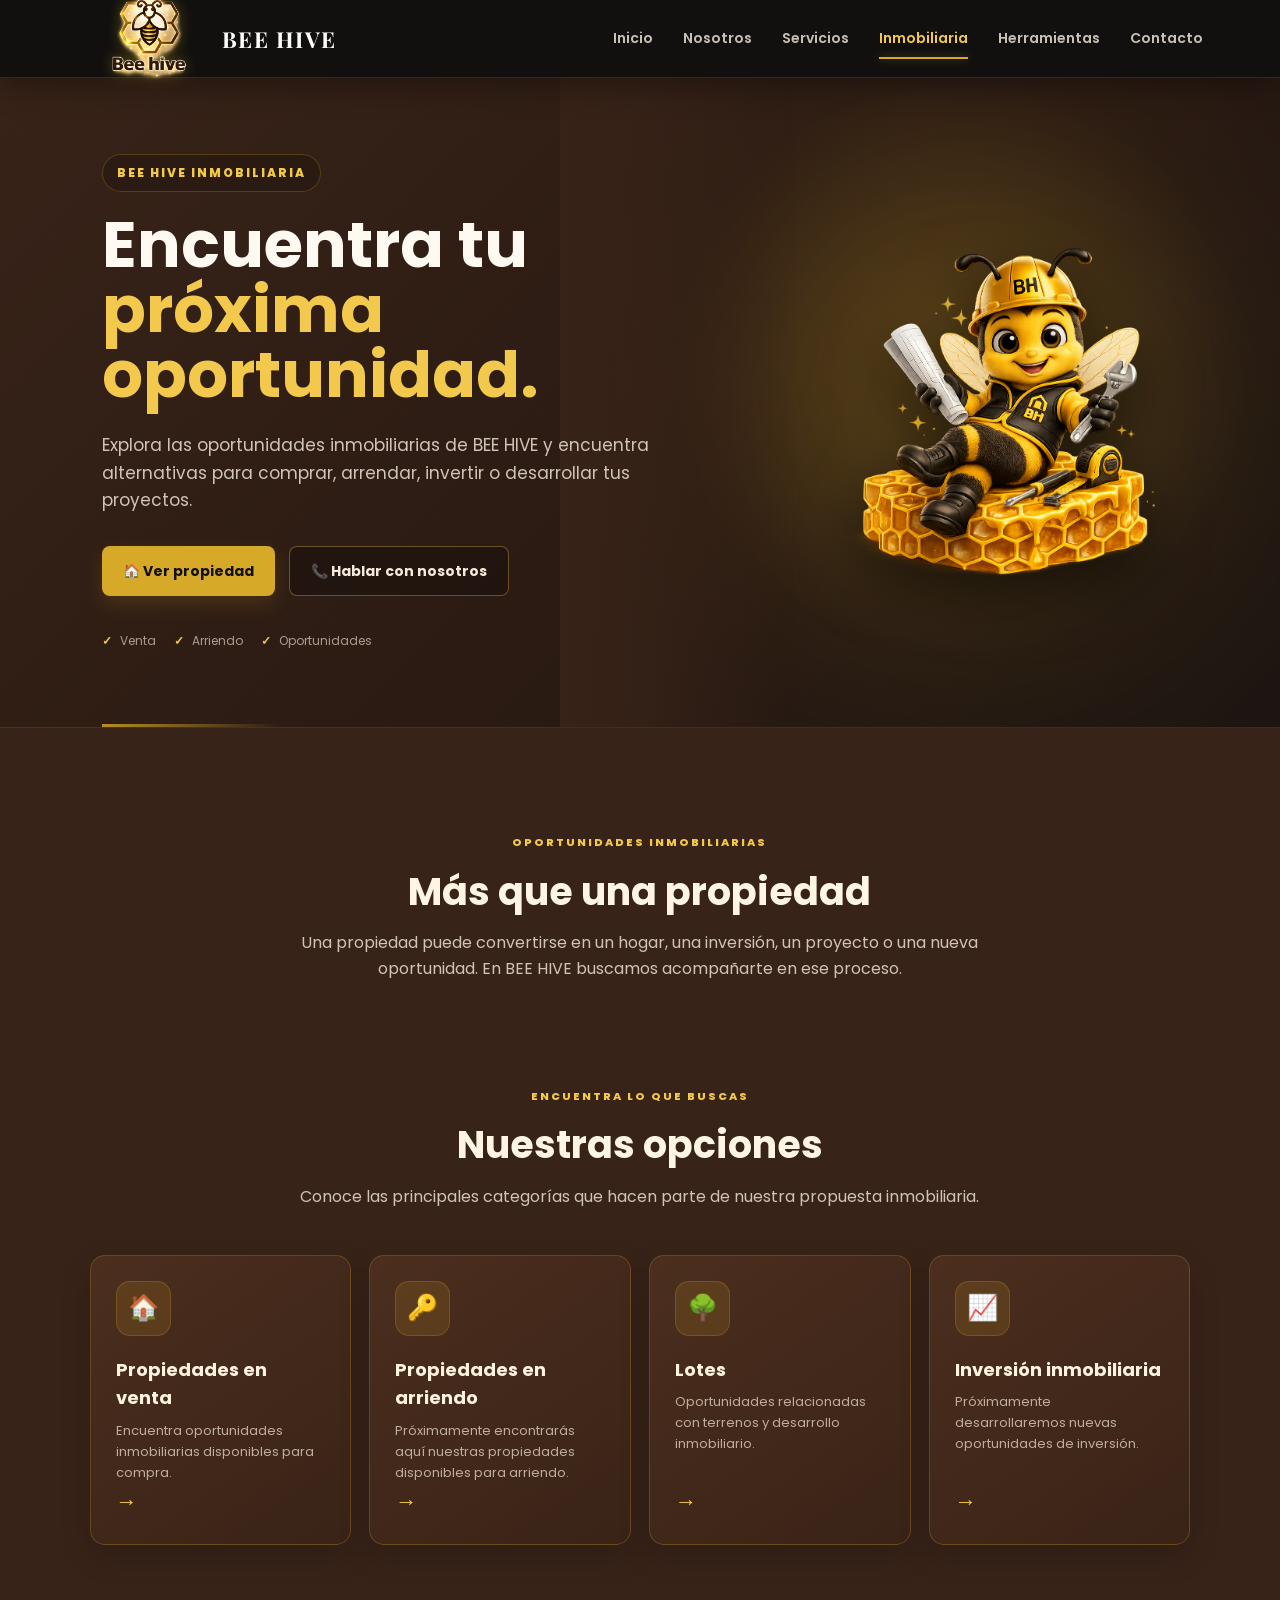
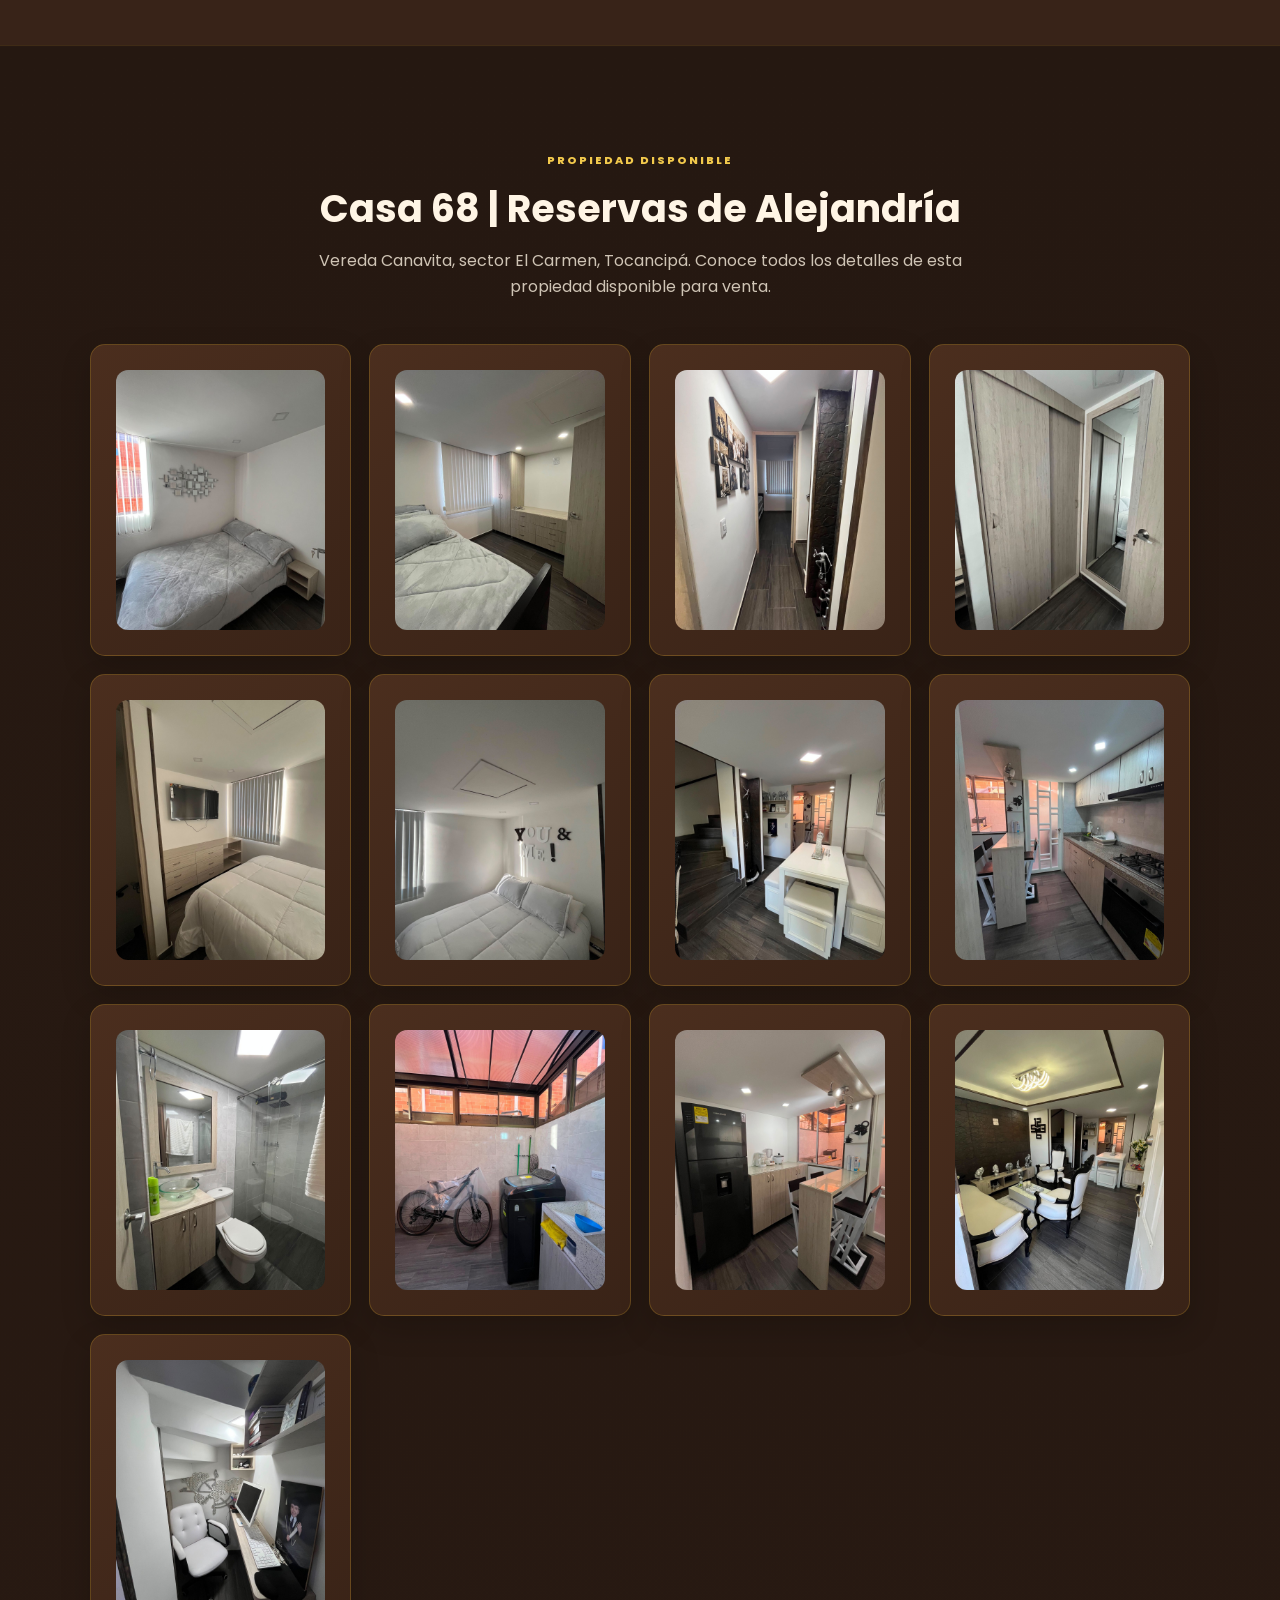
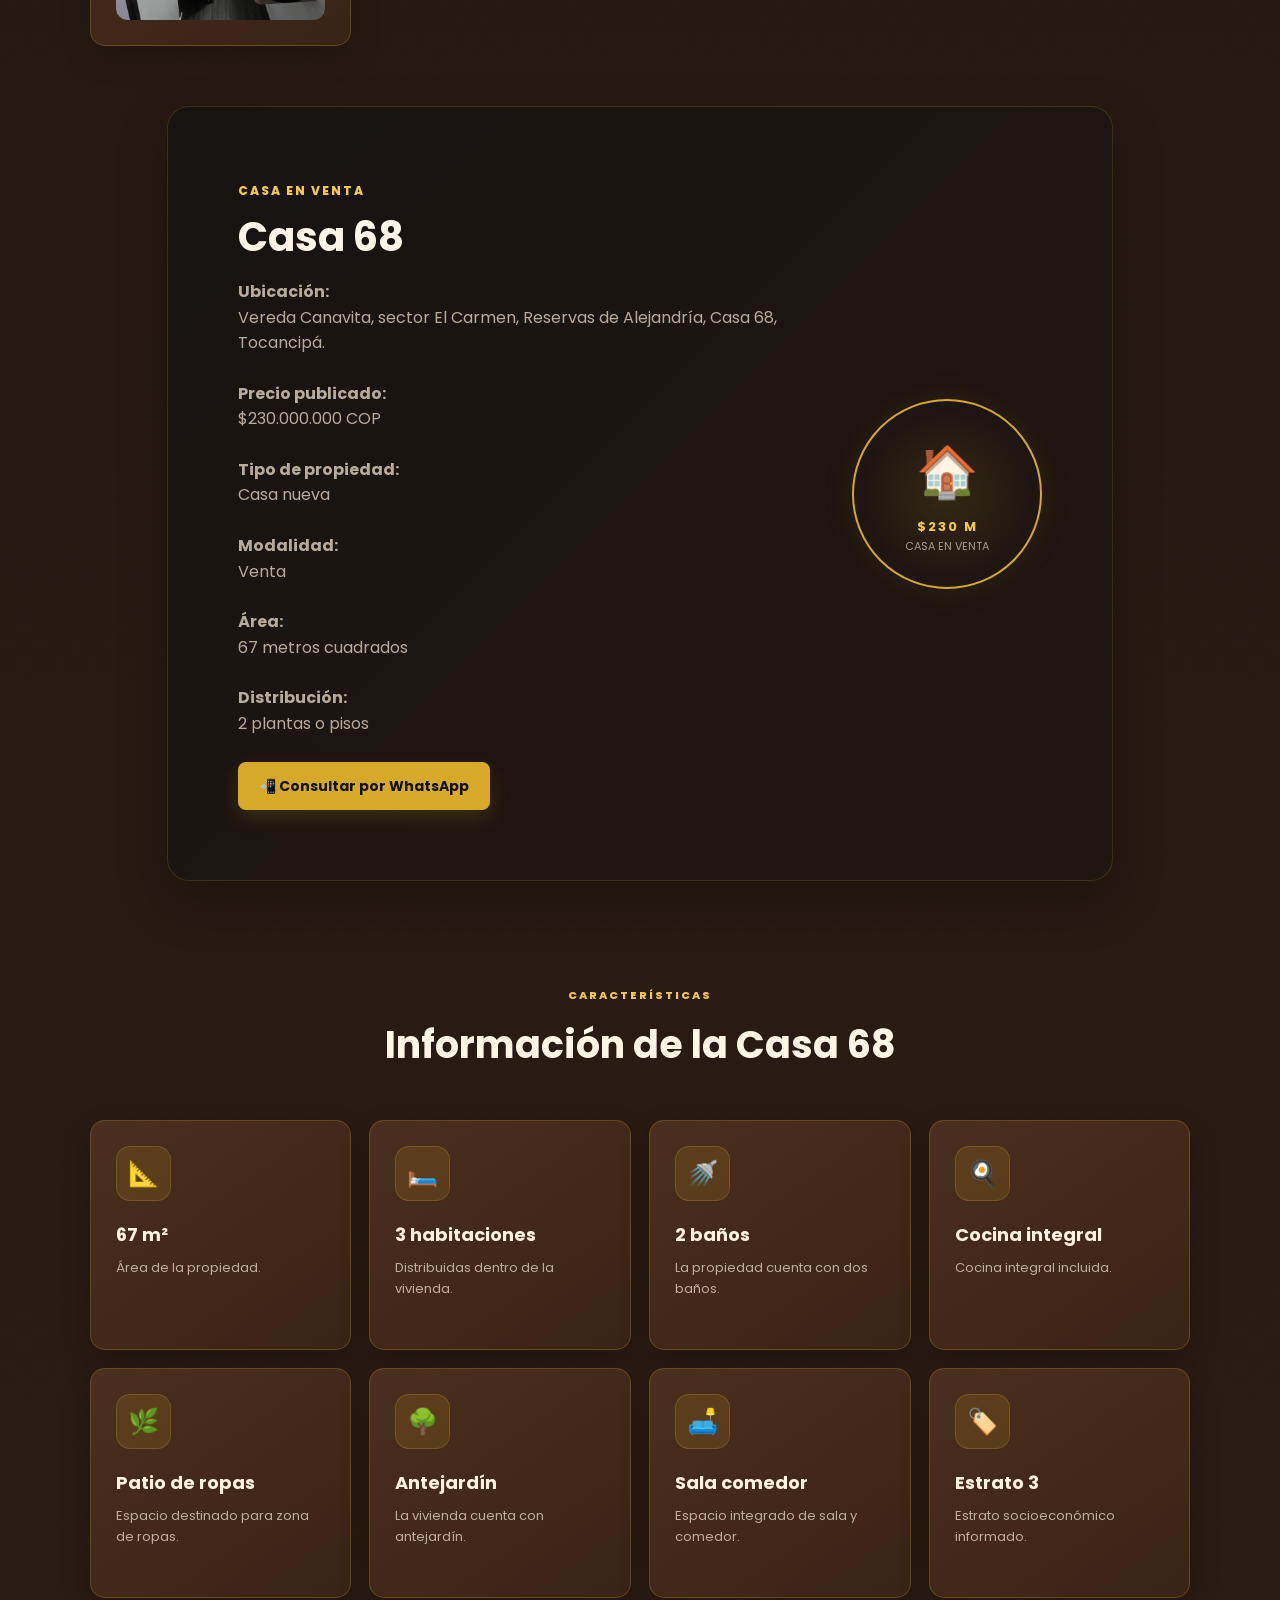
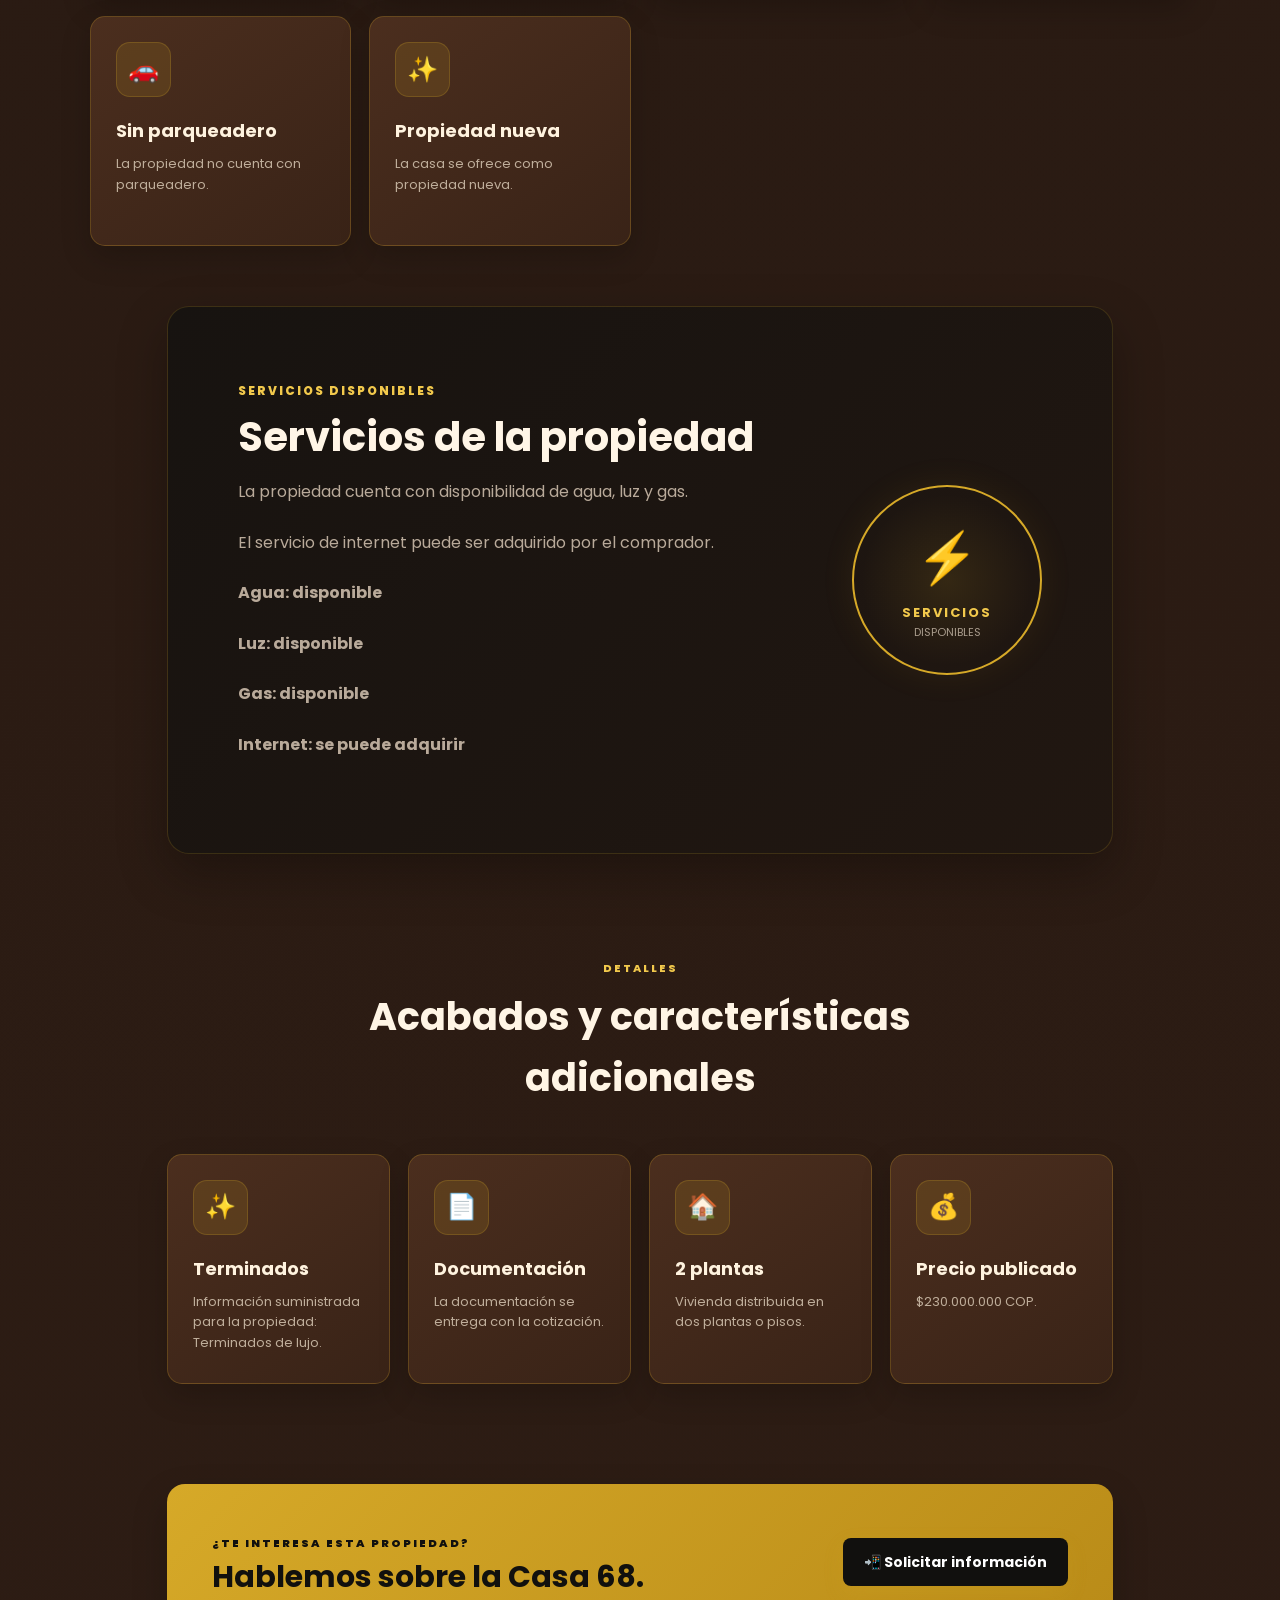
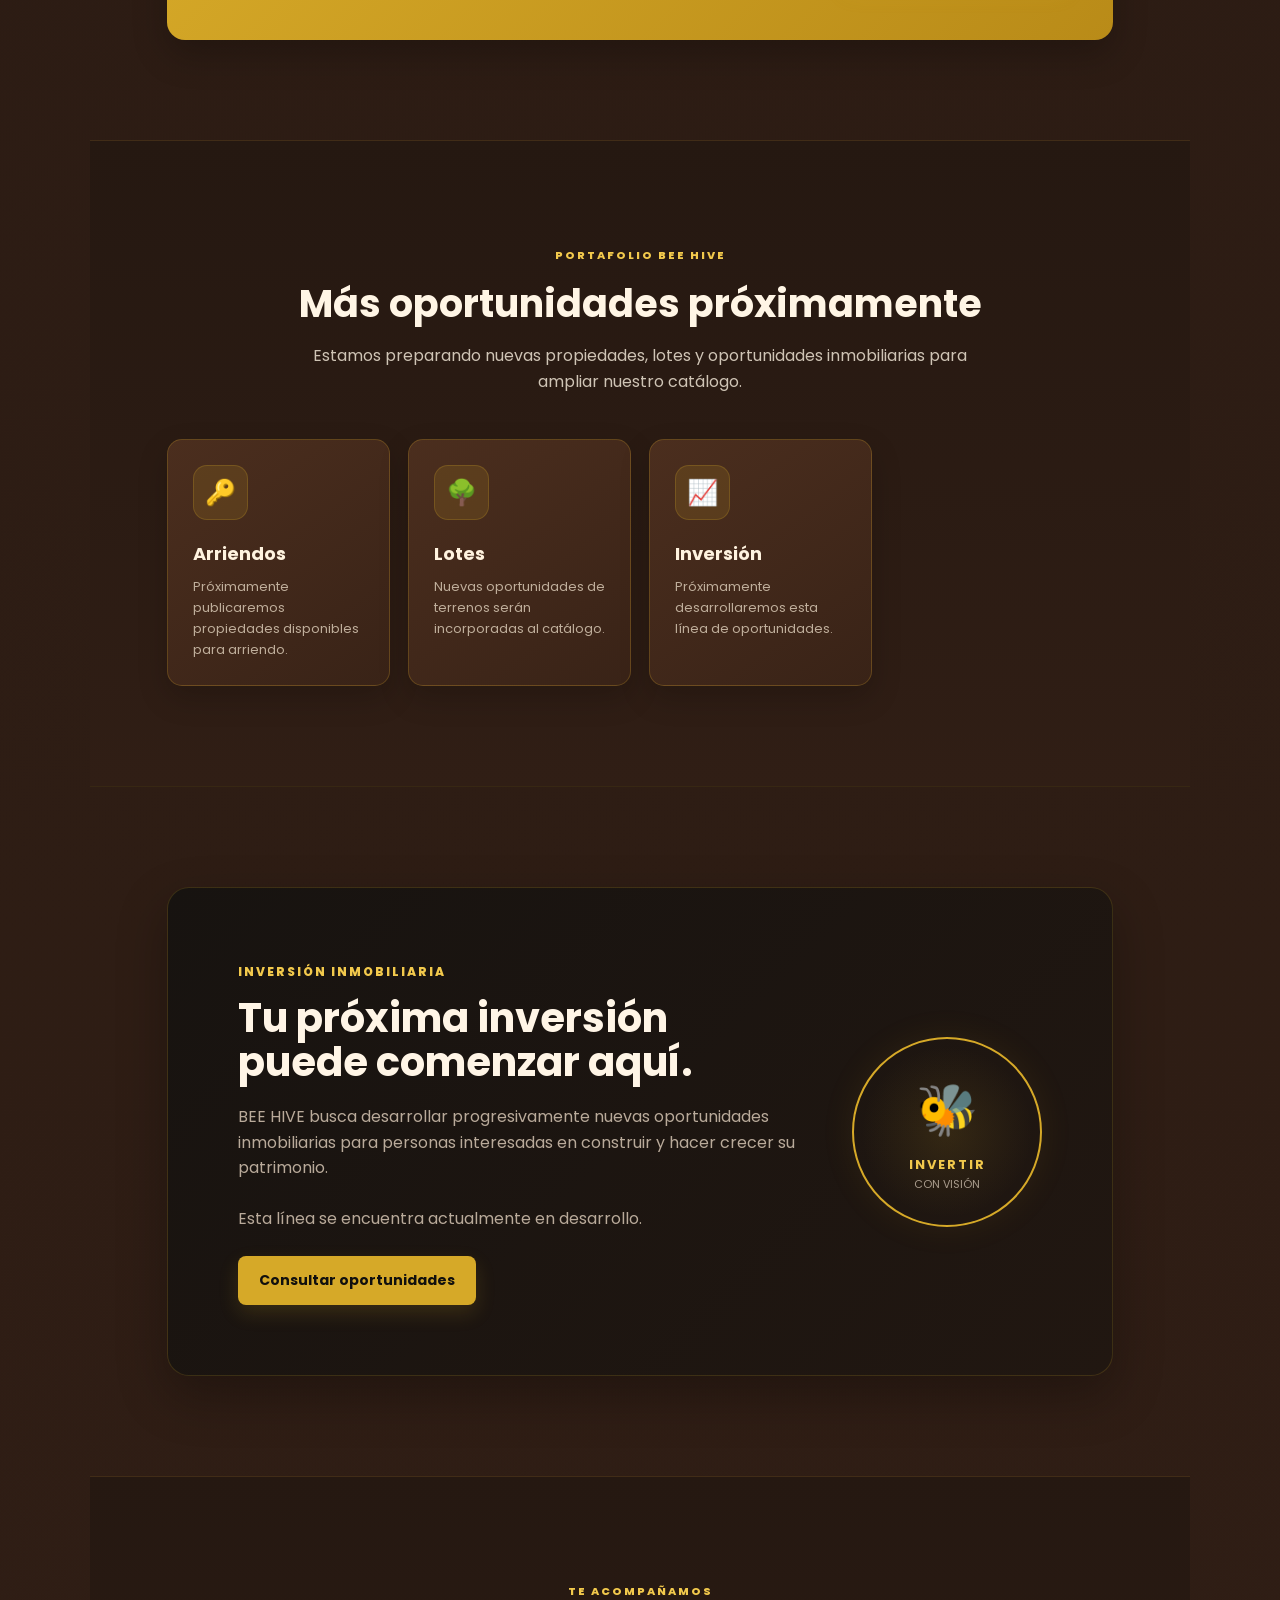
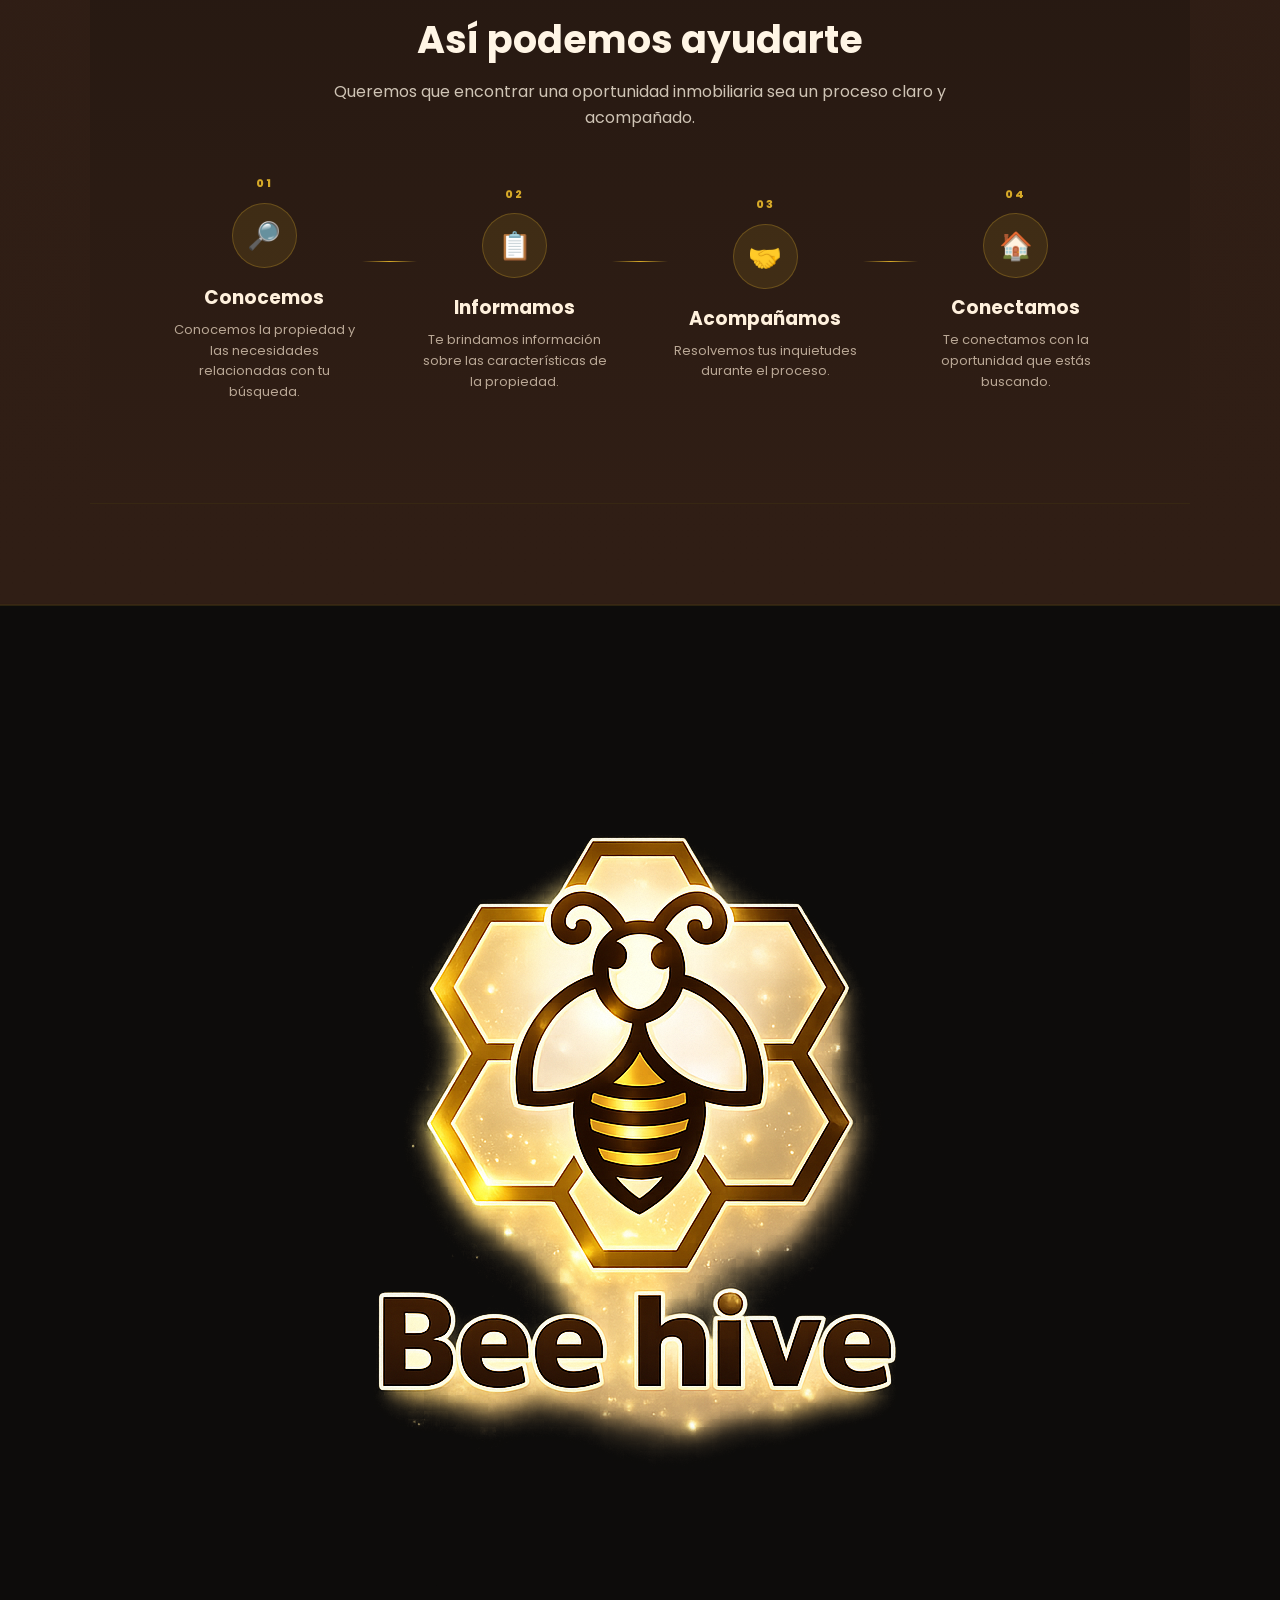
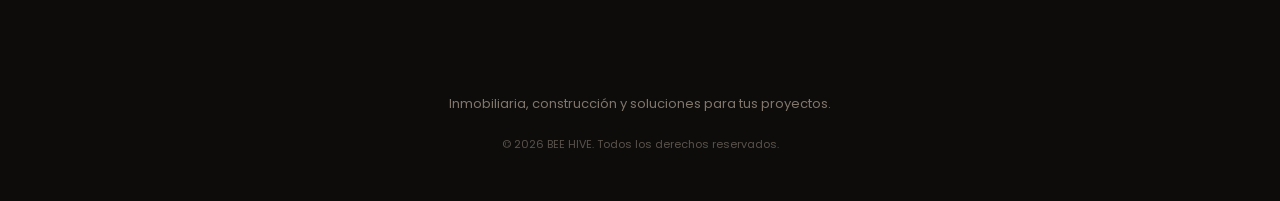
<file: pages/inmobiliaria.html>
<!DOCTYPE html>
<html lang="es">

<head>

    <meta charset="UTF-8">
    <meta name="viewport" content="width=device-width, initial-scale=1.0">

    <title>BEE HIVE | Inmobiliaria</title>

    <!-- CSS PRINCIPAL -->
    <link rel="stylesheet" href="../css/style.css">

    <!-- FUENTES -->
    <link rel="preconnect" href="https://fonts.googleapis.com">
    <link rel="preconnect" href="https://fonts.gstatic.com" crossorigin>

    <link
        href="https://fonts.googleapis.com/css2?family=Playfair+Display:wght@600;700&family=Poppins:wght@400;500;600;700;800&display=swap"
        rel="stylesheet">

</head>


<body>


<!-- =====================================================
     HEADER
====================================================== -->

<header class="header">

    <a href="../index.html" class="logo">

        <img
            src="../assets/images/bee-hive-logo.png"
            alt="BEE HIVE"
            class="logo-image">

        <div>
            <h1>BEE HIVE</h1>
        </div>

    </a>


    <nav class="nav">

        <a href="../index.html">
            Inicio
        </a>

        <a href="nosotros.html">
            Nosotros
        </a>

        <a href="servicios.html">
            Servicios
        </a>

        <a href="inmobiliaria.html" class="active">
            Inmobiliaria
        </a>

        <a href="herramientas.html">
            Herramientas
        </a>

        <a href="contacto.html">
            Contacto
        </a>

    </nav>


    <button class="menu-btn" id="menuBtn" aria-label="Abrir menú" aria-expanded="false" type="button">
        ☰
    </button>

</header>



<!-- =====================================================
     CONTENIDO PRINCIPAL
====================================================== -->

<main>


    <!-- =====================================================
         HERO
    ====================================================== -->

    <section class="hero-home">

        <div class="hero-home-content">

            <span class="hero-welcome">
                BEE HIVE INMOBILIARIA
            </span>


            <h2>
                Encuentra tu
                <span>próxima oportunidad.</span>
            </h2>


            <p>
                Explora las oportunidades inmobiliarias de
                BEE HIVE y encuentra alternativas para comprar,
                arrendar, invertir o desarrollar tus proyectos.
            </p>


            <div class="hero-buttons">

                <a
                    href="#propiedades"
                    class="btn btn-primary">

                    🏠 Ver propiedad

                </a>


                <a
                    href="contacto.html"
                    class="btn btn-secondary">

                    📞 Hablar con nosotros

                </a>

            </div>


            <div class="hero-trust">

                <div>
                    <strong>✓</strong>
                    Venta
                </div>

                <div>
                    <strong>✓</strong>
                    Arriendo
                </div>

                <div>
                    <strong>✓</strong>
                    Oportunidades
                </div>

            </div>

        </div>


        <!-- ABEJA -->

        <div class="hero-bee">

            <div class="bee-glow"></div>

            <img
                src="../assets/images/bee-home.png"
                alt="Abeja representativa de BEE HIVE">

        </div>

    </section>



    <!-- =====================================================
         INTRODUCCIÓN
    ====================================================== -->

    <section class="quick-access">

        <div class="section-title">

            <span>OPORTUNIDADES INMOBILIARIAS</span>

            <h2>
                Más que una propiedad
            </h2>

            <p>
                Una propiedad puede convertirse en un hogar,
                una inversión, un proyecto o una nueva oportunidad.
                En BEE HIVE buscamos acompañarte en ese proceso.
            </p>

        </div>

    </section>



    <!-- =====================================================
         CATEGORÍAS
    ====================================================== -->

    <section class="quick-access">

        <div class="section-title">

            <span>ENCUENTRA LO QUE BUSCAS</span>

            <h2>
                Nuestras opciones
            </h2>

            <p>
                Conoce las principales categorías que hacen
                parte de nuestra propuesta inmobiliaria.
            </p>

        </div>


        <div class="quick-grid">


            <!-- VENTA -->

            <a
                href="#propiedades"
                class="quick-card">

                <div class="quick-icon">
                    🏠
                </div>

                <div>

                    <h3>
                        Propiedades en venta
                    </h3>

                    <p>
                        Encuentra oportunidades inmobiliarias
                        disponibles para compra.
                    </p>

                </div>

                <span class="quick-arrow">
                    →
                </span>

            </a>



            <!-- ARRIENDO -->

            <a
                href="#proximamente"
                class="quick-card">

                <div class="quick-icon">
                    🔑
                </div>

                <div>

                    <h3>
                        Propiedades en arriendo
                    </h3>

                    <p>
                        Próximamente encontrarás aquí nuestras
                        propiedades disponibles para arriendo.
                    </p>

                </div>

                <span class="quick-arrow">
                    →
                </span>

            </a>



            <!-- LOTES -->

            <a
                href="#proximamente"
                class="quick-card">

                <div class="quick-icon">
                    🌳
                </div>

                <div>

                    <h3>
                        Lotes
                    </h3>

                    <p>
                        Oportunidades relacionadas con terrenos
                        y desarrollo inmobiliario.
                    </p>

                </div>

                <span class="quick-arrow">
                    →
                </span>

            </a>



            <!-- INVERSIÓN -->

            <a
                href="#inversion"
                class="quick-card">

                <div class="quick-icon">
                    📈
                </div>

                <div>

                    <h3>
                        Inversión inmobiliaria
                    </h3>

                    <p>
                        Próximamente desarrollaremos nuevas
                        oportunidades de inversión.
                    </p>

                </div>

                <span class="quick-arrow">
                    →
                </span>

            </a>


        </div>

    </section>



    <!-- =====================================================
         PROPIEDAD DISPONIBLE
====================================================== -->

<section
    class="how-section"
    id="propiedades">

    <div class="section-title">

        <span>PROPIEDAD DISPONIBLE</span>

        <h2>
            Casa 68 | Reservas de Alejandría
        </h2>

        <p>
            Vereda Canavita, sector El Carmen, Tocancipá.
            Conoce todos los detalles de esta propiedad
            disponible para venta.
        </p>

    </div>

<!-- =================================================
     GALERÍA DE FOTOGRAFÍAS CASA 68
================================================== -->

<div class="quick-grid">

    <!-- FOTO 01 -->
    <div class="quick-card">

        <img
            src="../assets/images/inmobiliaria/optimizadas/Casa 68-01.jpg"
            alt="Casa 68 - Fotografía 01"
            style="width:100%; height:260px; object-fit:cover; border-radius:12px;">

    </div>


    <!-- FOTO 02 -->
    <div class="quick-card">

        <img
            src="../assets/images/inmobiliaria/optimizadas/Casa 68-02.jpg"
            alt="Casa 68 - Fotografía 02"
            style="width:100%; height:260px; object-fit:cover; border-radius:12px;">

    </div>


    <!-- FOTO 03 -->
    <div class="quick-card">

        <img
            src="../assets/images/inmobiliaria/optimizadas/Casa 68-03.jpg"
            alt="Casa 68 - Fotografía 03"
            style="width:100%; height:260px; object-fit:cover; border-radius:12px;">

    </div>


    <!-- FOTO 04 -->
    <div class="quick-card">

        <img
            src="../assets/images/inmobiliaria/optimizadas/Casa 68-04.jpg"
            alt="Casa 68 - Fotografía 04"
            style="width:100%; height:260px; object-fit:cover; border-radius:12px;">

    </div>


    <!-- FOTO 05 -->
    <div class="quick-card">

        <img
            src="../assets/images/inmobiliaria/optimizadas/Casa 68-05.jpg"
            alt="Casa 68 - Fotografía 05"
            style="width:100%; height:260px; object-fit:cover; border-radius:12px;">

    </div>


    <!-- FOTO 06 -->
    <div class="quick-card">

        <img
            src="../assets/images/inmobiliaria/optimizadas/Casa 68-06.jpg"
            alt="Casa 68 - Fotografía 06"
            style="width:100%; height:260px; object-fit:cover; border-radius:12px;">

    </div>


    <!-- FOTO 07 -->
    <div class="quick-card">

        <img
            src="../assets/images/inmobiliaria/optimizadas/Casa 68-07.jpg"
            alt="Casa 68 - Fotografía 07"
            style="width:100%; height:260px; object-fit:cover; border-radius:12px;">

    </div>


    <!-- FOTO 08 -->
    <div class="quick-card">

        <img
            src="../assets/images/inmobiliaria/optimizadas/Casa 68-08.jpg"
            alt="Casa 68 - Fotografía 08"
            style="width:100%; height:260px; object-fit:cover; border-radius:12px;">

    </div>


    <!-- FOTO 09 -->
    <div class="quick-card">

        <img
            src="../assets/images/inmobiliaria/optimizadas/Casa 68-09.jpg"
            alt="Casa 68 - Fotografía 09"
            style="width:100%; height:260px; object-fit:cover; border-radius:12px;">

    </div>


    <!-- FOTO 10 -->
    <div class="quick-card">

        <img
            src="../assets/images/inmobiliaria/optimizadas/Casa 68-10.jpg"
            alt="Casa 68 - Fotografía 10"
            style="width:100%; height:260px; object-fit:cover; border-radius:12px;">

    </div>


    <!-- FOTO 11 -->
    <div class="quick-card">

        <img
            src="../assets/images/inmobiliaria/optimizadas/Casa 68-11.jpg"
            alt="Casa 68 - Fotografía 11"
            style="width:100%; height:260px; object-fit:cover; border-radius:12px;">

    </div>


    <!-- FOTO 12 -->
    <div class="quick-card">

        <img
            src="../assets/images/inmobiliaria/optimizadas/Casa 68-12.jpg"
            alt="Casa 68 - Fotografía 12"
            style="width:100%; height:260px; object-fit:cover; border-radius:12px;">

    </div>


    <!-- FOTO 13 -->
    <div class="quick-card">

        <img
            src="../assets/images/inmobiliaria/optimizadas/Casa 68-13.jpg"
            alt="Casa 68 - Fotografía 13"
            style="width:100%; height:260px; object-fit:cover; border-radius:12px;">

    </div>

</div>

    <!-- =================================================
         INFORMACIÓN DE LA PROPIEDAD
    ================================================== -->

    <div
        class="info-section"
        style="margin-top:60px;">

        <div class="info-content">

            <span>
                CASA EN VENTA
            </span>


            <h2>
                Casa 68
            </h2>


            <p>
                <strong>Ubicación:</strong><br>
                Vereda Canavita, sector El Carmen,
                Reservas de Alejandría, Casa 68,
                Tocancipá.
            </p>


            <p>
                <strong>Precio publicado:</strong><br>
                $230.000.000 COP
            </p>


            <p>
                <strong>Tipo de propiedad:</strong><br>
                Casa nueva
            </p>


            <p>
                <strong>Modalidad:</strong><br>
                Venta
            </p>


            <p>
                <strong>Área:</strong><br>
                67 metros cuadrados
            </p>


            <p>
                <strong>Distribución:</strong><br>
                2 plantas o pisos
            </p>


            <a
                href="https://api.whatsapp.com/send?phone=573237900424?text=Hola%20BEE%20HIVE%2C%20estoy%20interesado%20en%20la%20Casa%2068%20ubicada%20en%20Reservas%20de%20Alejandr%C3%ADa%20en%20Tocancip%C3%A1.%20Quisiera%20recibir%20m%C3%A1s%20informaci%C3%B3n."
                class="btn btn-primary"
                target="_blank"
                rel="noopener">

                📲 Consultar por WhatsApp

            </a>

        </div>



        <div class="info-badge">

            <div class="honeycomb">
                🏠
            </div>

            <strong>
                $230 M
            </strong>

            <span>
                CASA EN VENTA
            </span>

        </div>

    </div>



    <!-- =================================================
         CARACTERÍSTICAS
    ================================================== -->

    <div class="section-title">

        <span>CARACTERÍSTICAS</span>

        <h2>
            Información de la Casa 68
        </h2>

    </div>


    <div class="quick-grid">


        <!-- ÁREA -->

        <div class="quick-card">

            <div class="quick-icon">
                📐
            </div>

            <div>

                <h3>
                    67 m²
                </h3>

                <p>
                    Área de la propiedad.
                </p>

            </div>

        </div>



        <!-- HABITACIONES -->

        <div class="quick-card">

            <div class="quick-icon">
                🛏️
            </div>

            <div>

                <h3>
                    3 habitaciones
                </h3>

                <p>
                    Distribuidas dentro de la vivienda.
                </p>

            </div>

        </div>



        <!-- BAÑOS -->

        <div class="quick-card">

            <div class="quick-icon">
                🚿
            </div>

            <div>

                <h3>
                    2 baños
                </h3>

                <p>
                    La propiedad cuenta con dos baños.
                </p>

            </div>

        </div>



        <!-- COCINA -->

        <div class="quick-card">

            <div class="quick-icon">
                🍳
            </div>

            <div>

                <h3>
                    Cocina integral
                </h3>

                <p>
                    Cocina integral incluida.
                </p>

            </div>

        </div>



        <!-- PATIO -->

        <div class="quick-card">

            <div class="quick-icon">
                🌿
            </div>

            <div>

                <h3>
                    Patio de ropas
                </h3>

                <p>
                    Espacio destinado para zona de ropas.
                </p>

            </div>

        </div>



        <!-- ANTEJARDÍN -->

        <div class="quick-card">

            <div class="quick-icon">
                🌳
            </div>

            <div>

                <h3>
                    Antejardín
                </h3>

                <p>
                    La vivienda cuenta con antejardín.
                </p>

            </div>

        </div>



        <!-- SALA -->

        <div class="quick-card">

            <div class="quick-icon">
                🛋️
            </div>

            <div>

                <h3>
                    Sala comedor
                </h3>

                <p>
                    Espacio integrado de sala y comedor.
                </p>

            </div>

        </div>



        <!-- ESTRATO -->

        <div class="quick-card">

            <div class="quick-icon">
                🏷️
            </div>

            <div>

                <h3>
                    Estrato 3
                </h3>

                <p>
                    Estrato socioeconómico informado.
                </p>

            </div>

        </div>



        <!-- PARQUEADERO -->

        <div class="quick-card">

            <div class="quick-icon">
                🚗
            </div>

            <div>

                <h3>
                    Sin parqueadero
                </h3>

                <p>
                    La propiedad no cuenta con parqueadero.
                </p>

            </div>

        </div>



        <!-- ESTADO -->

        <div class="quick-card">

            <div class="quick-icon">
                ✨
            </div>

            <div>

                <h3>
                    Propiedad nueva
                </h3>

                <p>
                    La casa se ofrece como propiedad nueva.
                </p>

            </div>

        </div>


    </div>



    <!-- =================================================
         SERVICIOS Y SUMINISTROS
    ================================================== -->

    <section
        class="info-section"
        style="margin-top:60px;">

        <div class="info-content">

            <span>
                SERVICIOS DISPONIBLES
            </span>


            <h2>
                Servicios de la propiedad
            </h2>


            <p>
                La propiedad cuenta con disponibilidad
                de agua, luz y gas.
            </p>


            <p>
                El servicio de internet puede ser adquirido
                por el comprador.
            </p>


            <p>
                <strong>
                    Agua: disponible
                </strong>
            </p>


            <p>
                <strong>
                    Luz: disponible
                </strong>
            </p>


            <p>
                <strong>
                    Gas: disponible
                </strong>
            </p>


            <p>
                <strong>
                    Internet: se puede adquirir
                </strong>
            </p>

        </div>


        <div class="info-badge">

            <div class="honeycomb">
                ⚡
            </div>

            <strong>
                SERVICIOS
            </strong>

            <span>
                DISPONIBLES
            </span>

        </div>

    </section>



    <!-- =================================================
         ACABADOS
    ================================================== -->

    <section class="quick-access">

        <div class="section-title">

            <span>DETALLES</span>

            <h2>
                Acabados y características adicionales
            </h2>

        </div>


        <div class="quick-grid">


            <div class="quick-card">

                <div class="quick-icon">
                    ✨
                </div>

                <div>

                    <h3>
                        Terminados
                    </h3>

                    <p>
                        Información suministrada para la propiedad:
                        Terminados de lujo.
                    </p>

                </div>

            </div>


            <div class="quick-card">

                <div class="quick-icon">
                    📄
                </div>

                <div>

                    <h3>
                        Documentación
                    </h3>

                    <p>
                        La documentación se entrega
                        con la cotización.
                    </p>

                </div>

            </div>


            <div class="quick-card">

                <div class="quick-icon">
                    🏠
                </div>

                <div>

                    <h3>
                        2 plantas
                    </h3>

                    <p>
                        Vivienda distribuida en dos plantas
                        o pisos.
                    </p>

                </div>

            </div>


            <div class="quick-card">

                <div class="quick-icon">
                    💰
                </div>

                <div>

                    <h3>
                        Precio publicado
                    </h3>

                    <p>
                        $230.000.000 COP.
                    </p>

                </div>

            </div>


        </div>

    </section>



    <!-- =================================================
         CONTACTO DE LA PROPIEDAD
    ================================================== -->

    <section class="final-cta">

        <div>

            <span>
                ¿TE INTERESA ESTA PROPIEDAD?
            </span>


            <h2>
                Hablemos sobre la Casa 68.
            </h2>

        </div>


        <a
            href="https://api.whatsapp.com/send?phone=573237900424?text=Hola%20BEE%20HIVE%2C%20quiero%20consultar%20sobre%20la%20Casa%2068%20de%20Reservas%20de%20Alejandr%C3%ADa%20en%20Tocancip%C3%A1."
            class="btn btn-primary"
            target="_blank"
            rel="noopener">

            📲 Solicitar información

        </a>

    </section>



    <!-- =================================================
         PRÓXIMAMENTE
    ================================================== -->

    <section
        class="how-section"
        id="proximamente">

        <div class="section-title">

            <span>PORTAFOLIO BEE HIVE</span>

            <h2>
                Más oportunidades próximamente
            </h2>

            <p>
                Estamos preparando nuevas propiedades,
                lotes y oportunidades inmobiliarias
                para ampliar nuestro catálogo.
            </p>

        </div>


        <div class="quick-grid">


            <div class="quick-card">

                <div class="quick-icon">
                    🔑
                </div>

                <div>

                    <h3>
                        Arriendos
                    </h3>

                    <p>
                        Próximamente publicaremos propiedades
                        disponibles para arriendo.
                    </p>

                </div>

            </div>


            <div class="quick-card">

                <div class="quick-icon">
                    🌳
                </div>

                <div>

                    <h3>
                        Lotes
                    </h3>

                    <p>
                        Nuevas oportunidades de terrenos
                        serán incorporadas al catálogo.
                    </p>

                </div>

            </div>


            <div class="quick-card">

                <div class="quick-icon">
                    📈
                </div>

                <div>

                    <h3>
                        Inversión
                    </h3>

                    <p>
                        Próximamente desarrollaremos
                        esta línea de oportunidades.
                    </p>

                </div>

            </div>


        </div>

    </section>



    <!-- =================================================
         INVERSIÓN
    ================================================== -->

    <section
        class="info-section"
        id="inversion">

        <div class="info-content">

            <span>
                INVERSIÓN INMOBILIARIA
            </span>


            <h2>
                Tu próxima inversión puede comenzar aquí.
            </h2>


            <p>
                BEE HIVE busca desarrollar progresivamente
                nuevas oportunidades inmobiliarias para
                personas interesadas en construir y hacer
                crecer su patrimonio.
            </p>


            <p>
                Esta línea se encuentra actualmente
                en desarrollo.
            </p>


            <a
                href="contacto.html"
                class="btn btn-primary">

                Consultar oportunidades

            </a>

        </div>


        <div class="info-badge">

            <div class="honeycomb">
                🐝
            </div>

            <strong>
                INVERTIR
            </strong>

            <span>
                CON VISIÓN
            </span>

        </div>

    </section>



    <!-- =================================================
         PROCESO
    ================================================== -->

    <section class="how-section">

        <div class="section-title">

            <span>TE ACOMPAÑAMOS</span>

            <h2>
                Así podemos ayudarte
            </h2>

            <p>
                Queremos que encontrar una oportunidad
                inmobiliaria sea un proceso claro y acompañado.
            </p>

        </div>


        <div class="steps">


            <div class="step">

                <div class="step-number">
                    01
                </div>

                <div class="step-icon">
                    🔎
                </div>

                <h3>
                    Conocemos
                </h3>

                <p>
                    Conocemos la propiedad y las necesidades
                    relacionadas con tu búsqueda.
                </p>

            </div>


            <div class="step-line"></div>


            <div class="step">

                <div class="step-number">
                    02
                </div>

                <div class="step-icon">
                    📋
                </div>

                <h3>
                    Informamos
                </h3>

                <p>
                    Te brindamos información sobre
                    las características de la propiedad.
                </p>

            </div>


            <div class="step-line"></div>


            <div class="step">

                <div class="step-number">
                    03
                </div>

                <div class="step-icon">
                    🤝
                </div>

                <h3>
                    Acompañamos
                </h3>

                <p>
                    Resolvemos tus inquietudes durante
                    el proceso.
                </p>

            </div>


            <div class="step-line"></div>


            <div class="step">

                <div class="step-number">
                    04
                </div>

                <div class="step-icon">
                    🏠
                </div>

                <h3>
                    Conectamos
                </h3>

                <p>
                    Te conectamos con la oportunidad
                    que estás buscando.
                </p>

            </div>


        </div>

    </section>



</main>



<!-- =====================================================
     FOOTER
====================================================== -->

<footer class="footer">

    <div class="footer-logo">

        <a href="../index.html">

            <img
                src="../assets/images/bee-hive-logo.png"
                alt="BEE HIVE"
                class="logo-image">

        </a>

    </div>


    <p>
        Inmobiliaria, construcción y soluciones
        para tus proyectos.
    </p>


    <span>
        © 2026 BEE HIVE. Todos los derechos reservados.
    </span>

</footer>



<!-- =====================================================
     JAVASCRIPT
====================================================== -->

<script src="../js/scripts.js"></script>


</body>

</html>
</file>
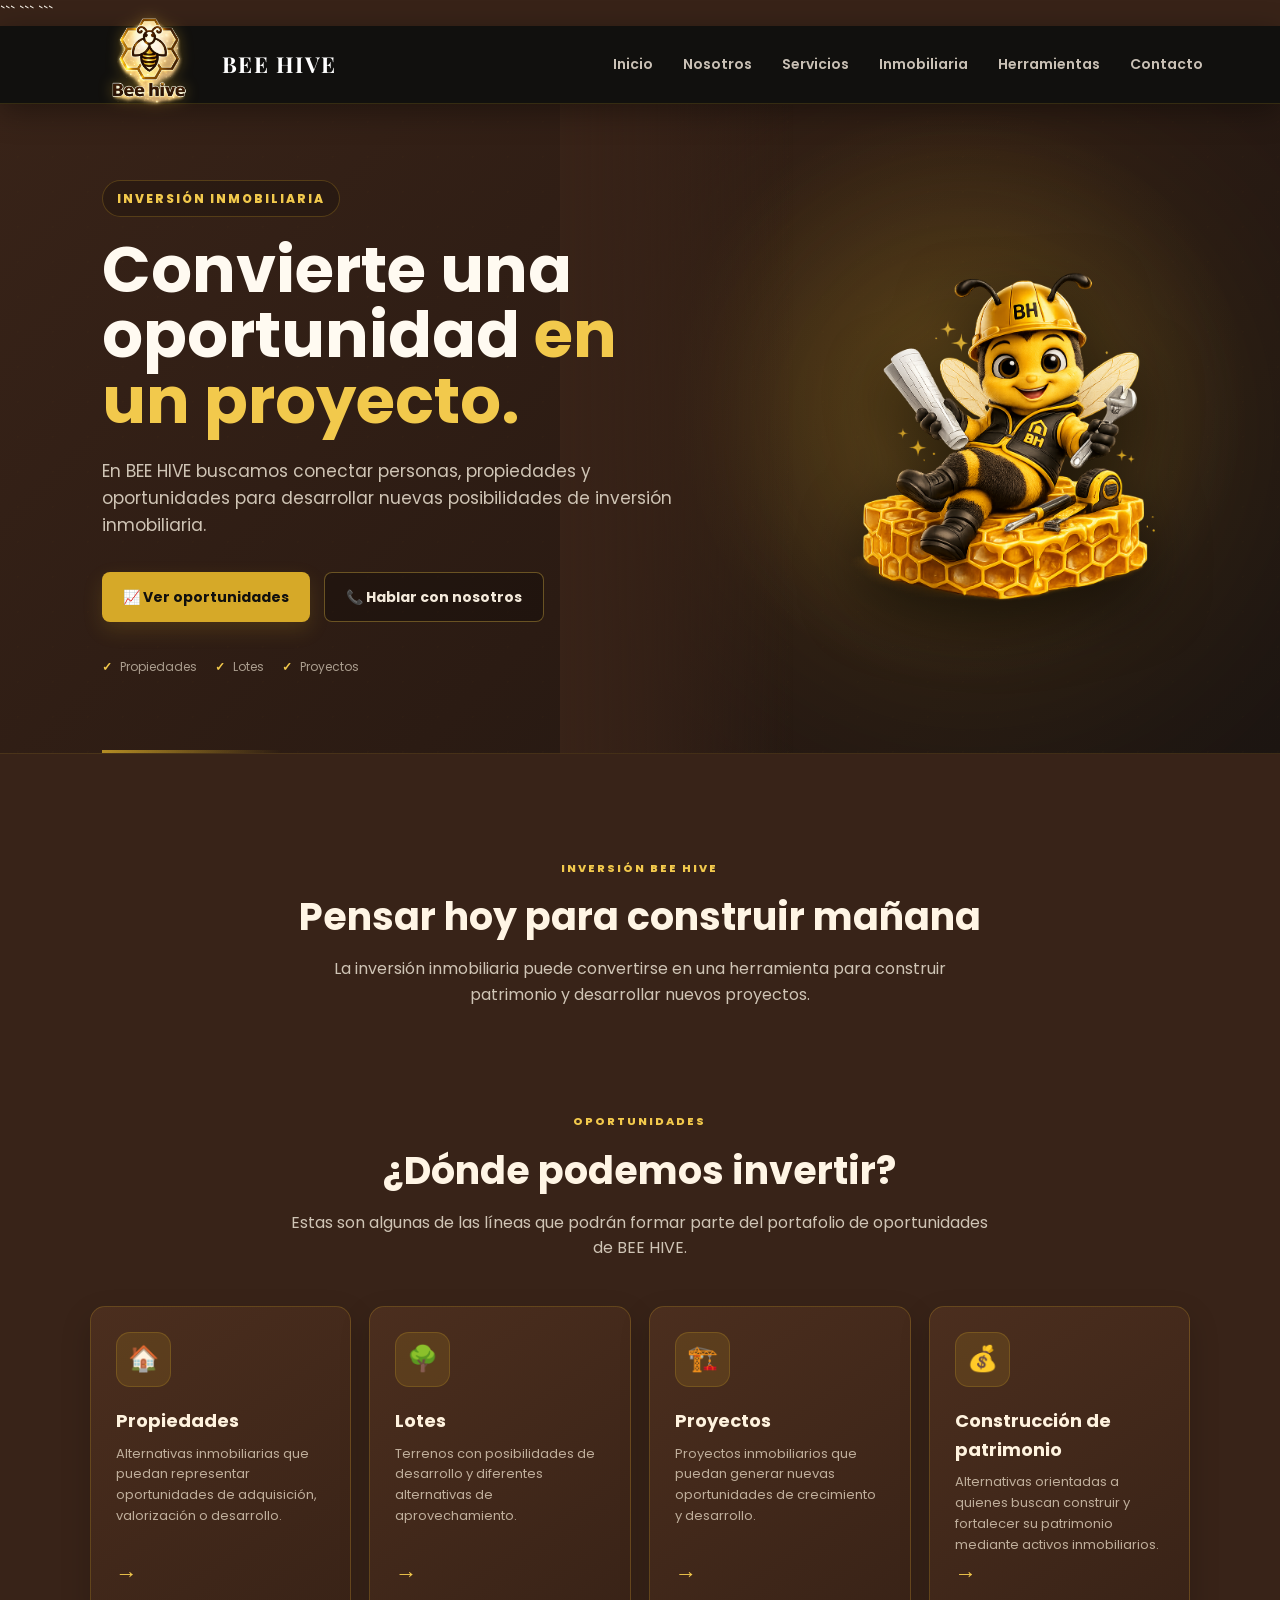
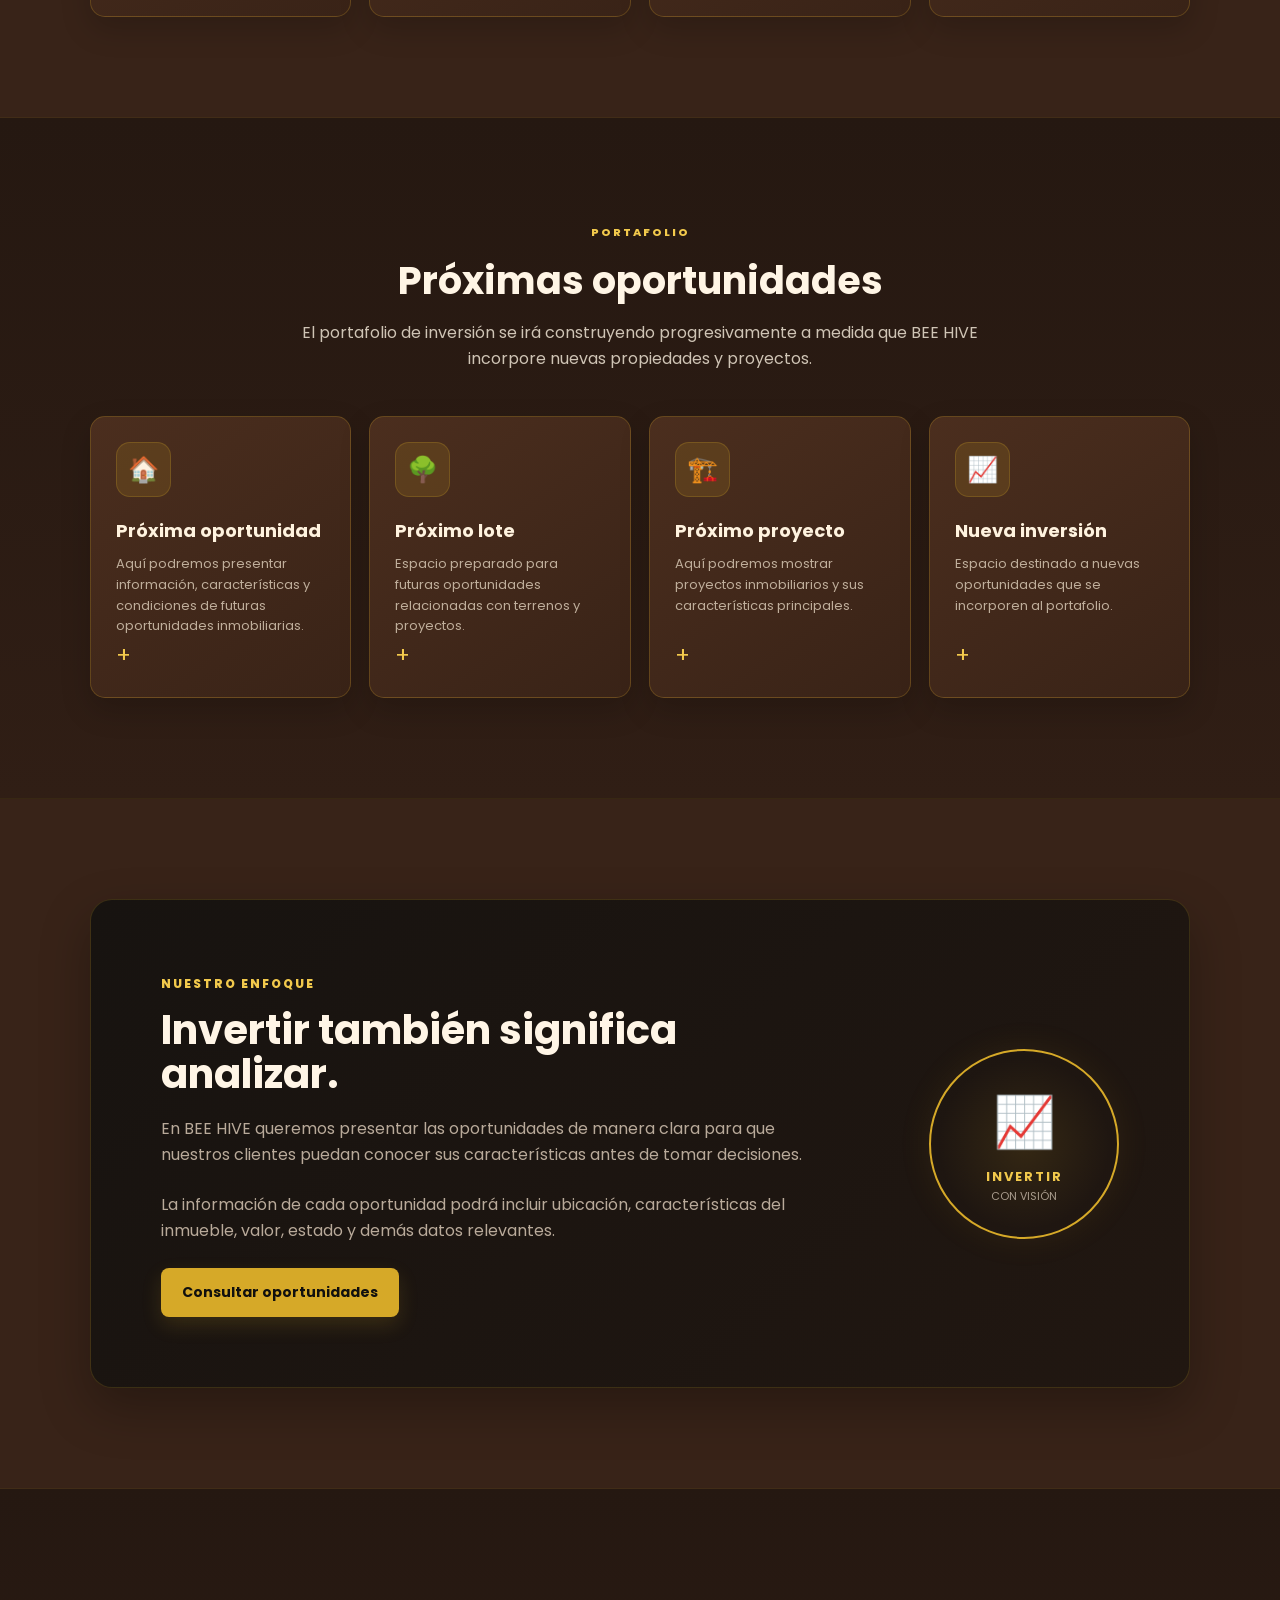
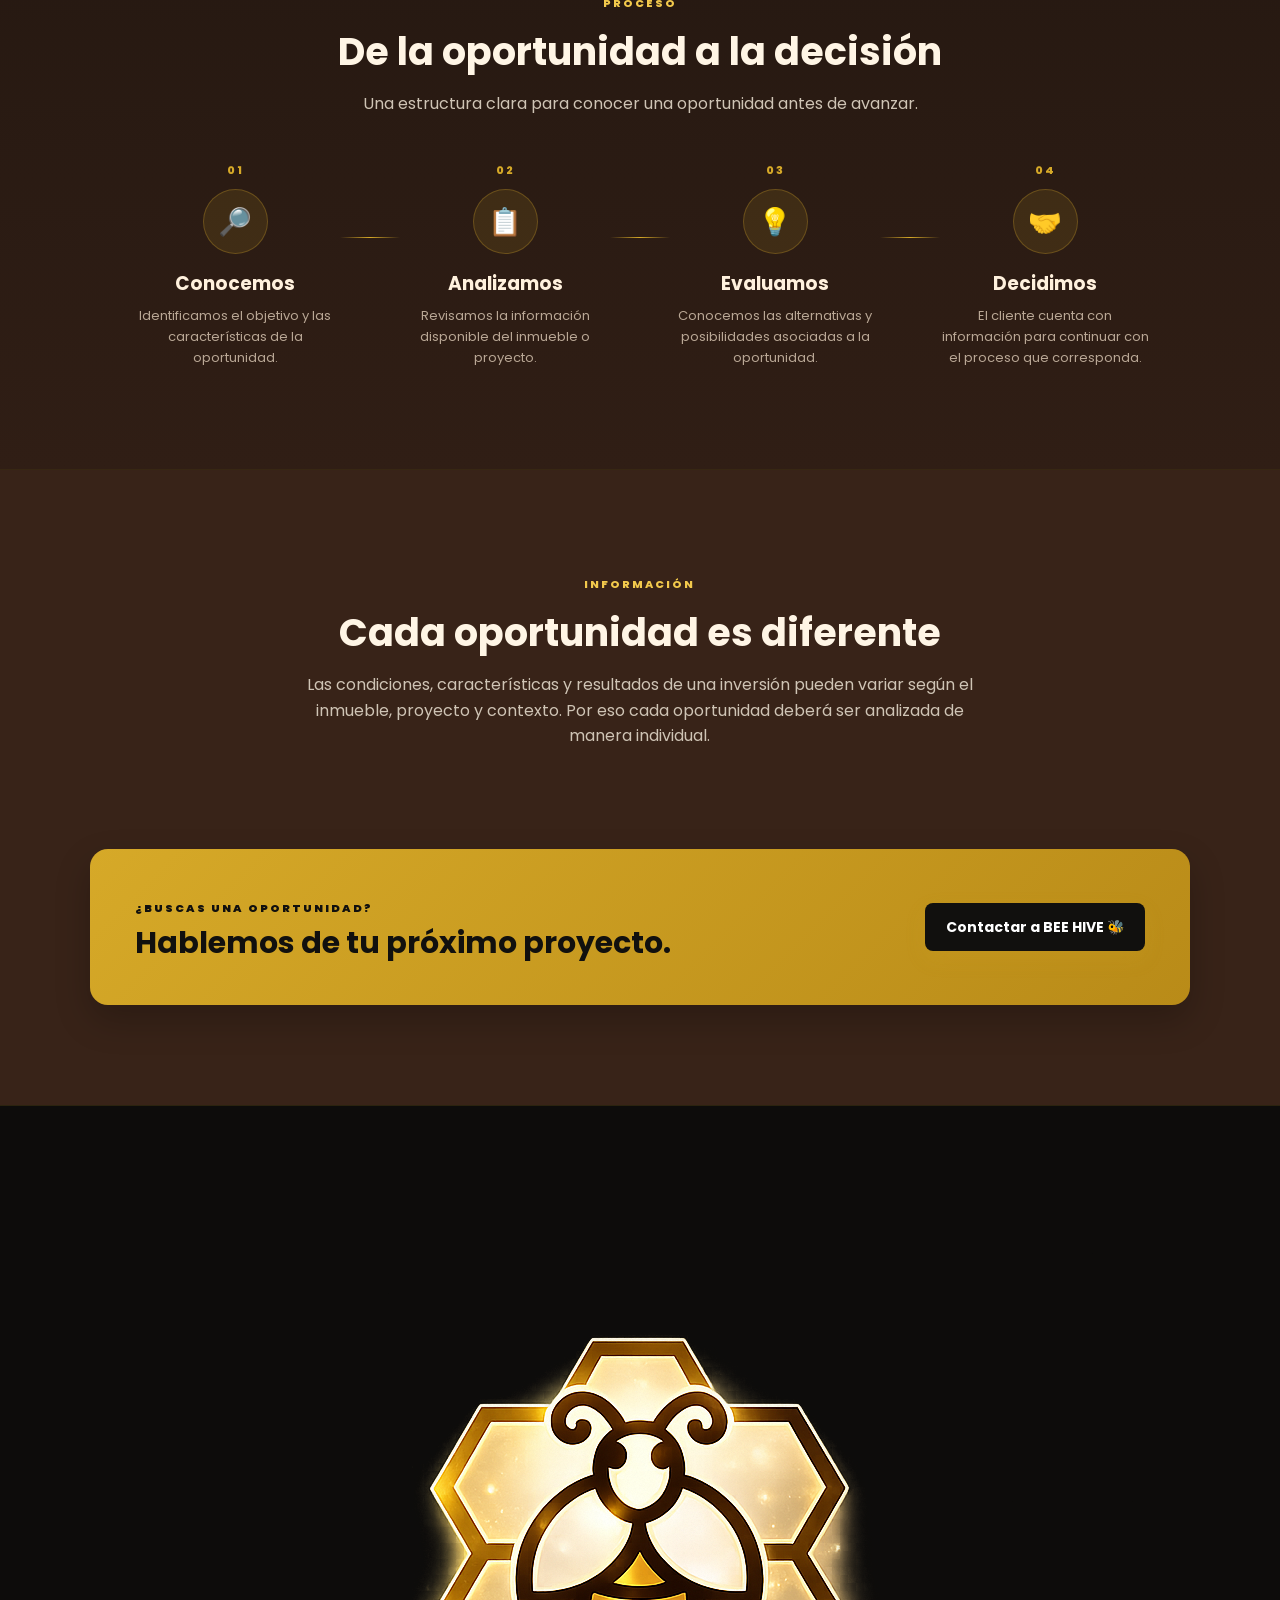
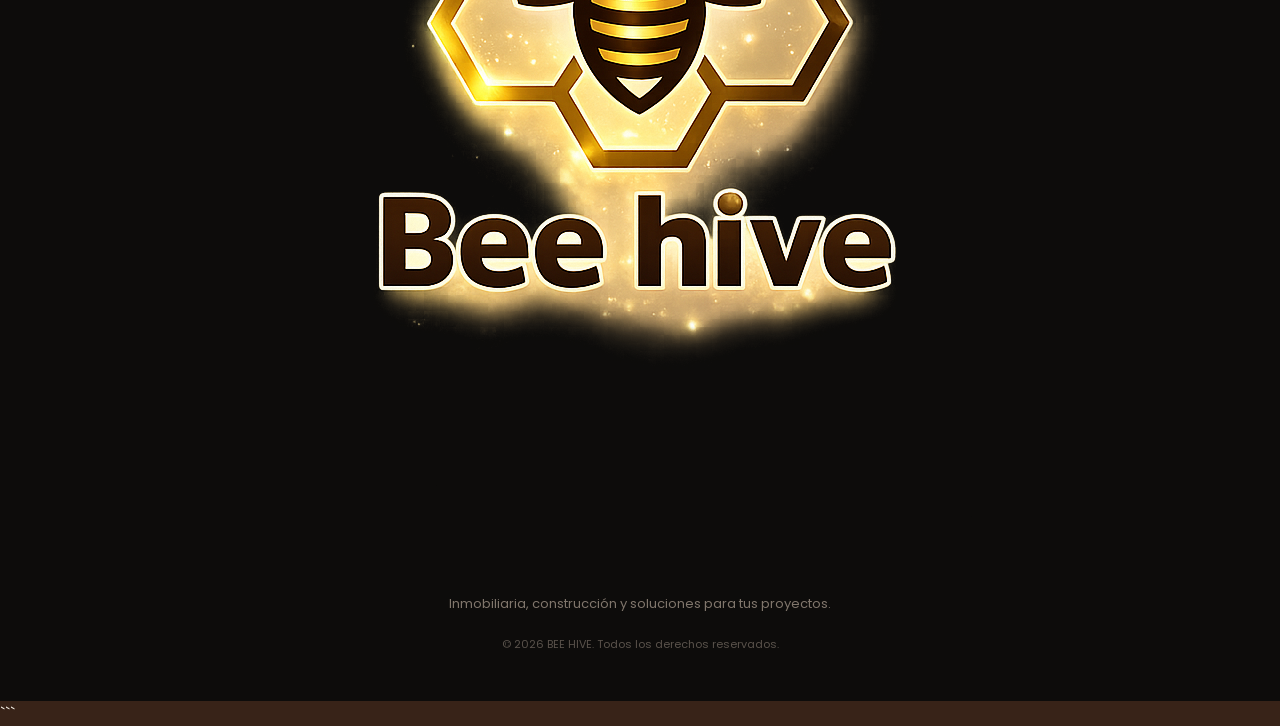
<file: pages/inversion.html>
<!DOCTYPE html>

<html lang="es">

<head>
    <meta charset="UTF-8">
    <meta name="viewport" content="width=device-width, initial-scale=1.0">

```
<title>BEE HIVE | Inversión Inmobiliaria</title>

<!-- CSS PRINCIPAL -->
<link rel="stylesheet" href="../css/style.css">

<!-- FUENTES -->
<link rel="preconnect" href="https://fonts.googleapis.com">
<link rel="preconnect" href="https://fonts.gstatic.com" crossorigin>

<link
    href="https://fonts.googleapis.com/css2?family=Playfair+Display:wght@600;700&family=Poppins:wght@400;500;600;700;800&display=swap"
    rel="stylesheet">
```

</head>

<body>

```
<!-- =====================================================
     HEADER
====================================================== -->

<header class="header">

    <a href="../index.html" class="logo">

        <img
            src="../assets/images/bee-hive-logo.png"
            alt="BEE HIVE"
            class="logo-image">

        <div>
            <h1>BEE HIVE</h1>
        </div>

    </a>


    <nav class="nav">

        <a href="../index.html">
            Inicio
        </a>

        <a href="nosotros.html">
            Nosotros
        </a>

        <a href="servicios.html">
            Servicios
        </a>

        <a href="inmobiliaria.html">
            Inmobiliaria
        </a>

        <a href="herramientas.html">
            Herramientas
        </a>

        <a href="contacto.html">
            Contacto
        </a>

    </nav>


    <button class="menu-btn" id="menuBtn" aria-label="Abrir menú" aria-expanded="false" type="button">
        ☰
    </button>

</header>



<!-- =====================================================
     CONTENIDO
====================================================== -->

<main>


    <!-- =====================================================
         HERO
    ====================================================== -->

    <section class="hero-home">

        <div class="hero-home-content">

            <span class="hero-welcome">
                INVERSIÓN INMOBILIARIA
            </span>


            <h2>
                Convierte una oportunidad
                <span>en un proyecto.</span>
            </h2>


            <p>
                En BEE HIVE buscamos conectar personas,
                propiedades y oportunidades para desarrollar
                nuevas posibilidades de inversión inmobiliaria.
            </p>


            <div class="hero-buttons">

                <a
                    href="#oportunidades"
                    class="btn btn-primary">

                    📈 Ver oportunidades

                </a>


                <a
                    href="contacto.html"
                    class="btn btn-secondary">

                    📞 Hablar con nosotros

                </a>

            </div>


            <div class="hero-trust">

                <div>
                    <strong>✓</strong>
                    Propiedades
                </div>

                <div>
                    <strong>✓</strong>
                    Lotes
                </div>

                <div>
                    <strong>✓</strong>
                    Proyectos
                </div>

            </div>

        </div>


        <!-- ABEJA -->

        <div class="hero-bee">

            <div class="bee-glow"></div>

            <img
                src="../assets/images/bee-home.png"
                alt="Abeja representativa de BEE HIVE">

        </div>

    </section>



    <!-- =====================================================
         INTRODUCCIÓN
    ====================================================== -->

    <section class="quick-access">

        <div class="section-title">

            <span>INVERSIÓN BEE HIVE</span>

            <h2>
                Pensar hoy para construir mañana
            </h2>

            <p>
                La inversión inmobiliaria puede convertirse
                en una herramienta para construir patrimonio
                y desarrollar nuevos proyectos.
            </p>

        </div>

    </section>



    <!-- =====================================================
         OPORTUNIDADES
    ====================================================== -->

    <section
        class="quick-access"
        id="oportunidades">

        <div class="section-title">

            <span>OPORTUNIDADES</span>

            <h2>
                ¿Dónde podemos invertir?
            </h2>

            <p>
                Estas son algunas de las líneas que podrán
                formar parte del portafolio de oportunidades
                de BEE HIVE.
            </p>

        </div>


        <div class="quick-grid">


            <!-- PROPIEDADES -->

            <div class="quick-card">

                <div class="quick-icon">
                    🏠
                </div>

                <div>

                    <h3>
                        Propiedades
                    </h3>

                    <p>
                        Alternativas inmobiliarias que puedan
                        representar oportunidades de adquisición,
                        valorización o desarrollo.
                    </p>

                </div>

                <span class="quick-arrow">
                    →
                </span>

            </div>



            <!-- LOTES -->

            <div class="quick-card">

                <div class="quick-icon">
                    🌳
                </div>

                <div>

                    <h3>
                        Lotes
                    </h3>

                    <p>
                        Terrenos con posibilidades de desarrollo
                        y diferentes alternativas de aprovechamiento.
                    </p>

                </div>

                <span class="quick-arrow">
                    →
                </span>

            </div>



            <!-- PROYECTOS -->

            <div class="quick-card">

                <div class="quick-icon">
                    🏗️
                </div>

                <div>

                    <h3>
                        Proyectos
                    </h3>

                    <p>
                        Proyectos inmobiliarios que puedan generar
                        nuevas oportunidades de crecimiento y desarrollo.
                    </p>

                </div>

                <span class="quick-arrow">
                    →
                </span>

            </div>



            <!-- PATRIMONIO -->

            <div class="quick-card">

                <div class="quick-icon">
                    💰
                </div>

                <div>

                    <h3>
                        Construcción de patrimonio
                    </h3>

                    <p>
                        Alternativas orientadas a quienes buscan
                        construir y fortalecer su patrimonio mediante
                        activos inmobiliarios.
                    </p>

                </div>

                <span class="quick-arrow">
                    →
                </span>

            </div>


        </div>

    </section>



    <!-- =====================================================
         OPORTUNIDADES EN DESARROLLO
    ====================================================== -->

    <section class="how-section">

        <div class="section-title">

            <span>PORTAFOLIO</span>

            <h2>
                Próximas oportunidades
            </h2>

            <p>
                El portafolio de inversión se irá construyendo
                progresivamente a medida que BEE HIVE incorpore
                nuevas propiedades y proyectos.
            </p>

        </div>


        <div class="quick-grid">


            <!-- OPORTUNIDAD 1 -->

            <div class="quick-card">

                <div class="quick-icon">
                    🏠
                </div>

                <div>

                    <h3>
                        Próxima oportunidad
                    </h3>

                    <p>
                        Aquí podremos presentar información,
                        características y condiciones de futuras
                        oportunidades inmobiliarias.
                    </p>

                </div>

                <span class="quick-arrow">
                    +
                </span>

            </div>



            <!-- OPORTUNIDAD 2 -->

            <div class="quick-card">

                <div class="quick-icon">
                    🌳
                </div>

                <div>

                    <h3>
                        Próximo lote
                    </h3>

                    <p>
                        Espacio preparado para futuras oportunidades
                        relacionadas con terrenos y proyectos.
                    </p>

                </div>

                <span class="quick-arrow">
                    +
                </span>

            </div>



            <!-- OPORTUNIDAD 3 -->

            <div class="quick-card">

                <div class="quick-icon">
                    🏗️
                </div>

                <div>

                    <h3>
                        Próximo proyecto
                    </h3>

                    <p>
                        Aquí podremos mostrar proyectos inmobiliarios
                        y sus características principales.
                    </p>

                </div>

                <span class="quick-arrow">
                    +
                </span>

            </div>



            <!-- OPORTUNIDAD 4 -->

            <div class="quick-card">

                <div class="quick-icon">
                    📈
                </div>

                <div>

                    <h3>
                        Nueva inversión
                    </h3>

                    <p>
                        Espacio destinado a nuevas oportunidades
                        que se incorporen al portafolio.
                    </p>

                </div>

                <span class="quick-arrow">
                    +
                </span>

            </div>


        </div>

    </section>



    <!-- =====================================================
         NUESTRO ENFOQUE
    ====================================================== -->

    <section class="info-section">

        <div class="info-content">

            <span>
                NUESTRO ENFOQUE
            </span>

            <h2>
                Invertir también significa analizar.
            </h2>

            <p>
                En BEE HIVE queremos presentar las oportunidades
                de manera clara para que nuestros clientes puedan
                conocer sus características antes de tomar decisiones.
            </p>

            <p>
                La información de cada oportunidad podrá incluir
                ubicación, características del inmueble, valor,
                estado y demás datos relevantes.
            </p>


            <a
                href="contacto.html"
                class="btn btn-primary">

                Consultar oportunidades

            </a>

        </div>


        <div class="info-badge">

            <div class="honeycomb">
                📈
            </div>

            <strong>
                INVERTIR
            </strong>

            <span>
                CON VISIÓN
            </span>

        </div>

    </section>



    <!-- =====================================================
         PROCESO
    ====================================================== -->

    <section class="how-section">

        <div class="section-title">

            <span>PROCESO</span>

            <h2>
                De la oportunidad a la decisión
            </h2>

            <p>
                Una estructura clara para conocer una oportunidad
                antes de avanzar.
            </p>

        </div>


        <div class="steps">


            <div class="step">

                <div class="step-number">
                    01
                </div>

                <div class="step-icon">
                    🔎
                </div>

                <h3>
                    Conocemos
                </h3>

                <p>
                    Identificamos el objetivo y las características
                    de la oportunidad.
                </p>

            </div>


            <div class="step-line"></div>


            <div class="step">

                <div class="step-number">
                    02
                </div>

                <div class="step-icon">
                    📋
                </div>

                <h3>
                    Analizamos
                </h3>

                <p>
                    Revisamos la información disponible
                    del inmueble o proyecto.
                </p>

            </div>


            <div class="step-line"></div>


            <div class="step">

                <div class="step-number">
                    03
                </div>

                <div class="step-icon">
                    💡
                </div>

                <h3>
                    Evaluamos
                </h3>

                <p>
                    Conocemos las alternativas y posibilidades
                    asociadas a la oportunidad.
                </p>

            </div>


            <div class="step-line"></div>


            <div class="step">

                <div class="step-number">
                    04
                </div>

                <div class="step-icon">
                    🤝
                </div>

                <h3>
                    Decidimos
                </h3>

                <p>
                    El cliente cuenta con información para
                    continuar con el proceso que corresponda.
                </p>

            </div>


        </div>

    </section>



    <!-- =====================================================
         IMPORTANTE
    ====================================================== -->

    <section class="quick-access">

        <div class="section-title">

            <span>INFORMACIÓN</span>

            <h2>
                Cada oportunidad es diferente
            </h2>

            <p>
                Las condiciones, características y resultados
                de una inversión pueden variar según el inmueble,
                proyecto y contexto. Por eso cada oportunidad
                deberá ser analizada de manera individual.
            </p>

        </div>

    </section>



    <!-- =====================================================
         CTA FINAL
    ====================================================== -->

    <section class="final-cta">

        <div>

            <span>
                ¿BUSCAS UNA OPORTUNIDAD?
            </span>

            <h2>
                Hablemos de tu próximo proyecto.
            </h2>

        </div>


        <a
            href="contacto.html"
            class="btn btn-primary">

            Contactar a BEE HIVE 🐝

        </a>

    </section>


</main>



<!-- =====================================================
     FOOTER
====================================================== -->

<footer class="footer">

    <div class="footer-logo">

        <a href="../index.html">

            <img
                src="../assets/images/bee-hive-logo.png"
                alt="BEE HIVE"
                class="logo-image">

        </a>

    </div>


    <p>
        Inmobiliaria, construcción y soluciones
        para tus proyectos.
    </p>


    <span>
        © 2026 BEE HIVE. Todos los derechos reservados.
    </span>

</footer>



<!-- =====================================================
     JAVASCRIPT
====================================================== -->

<script src="../js/scripts.js"></script>
```

</body>

</html>
</file>
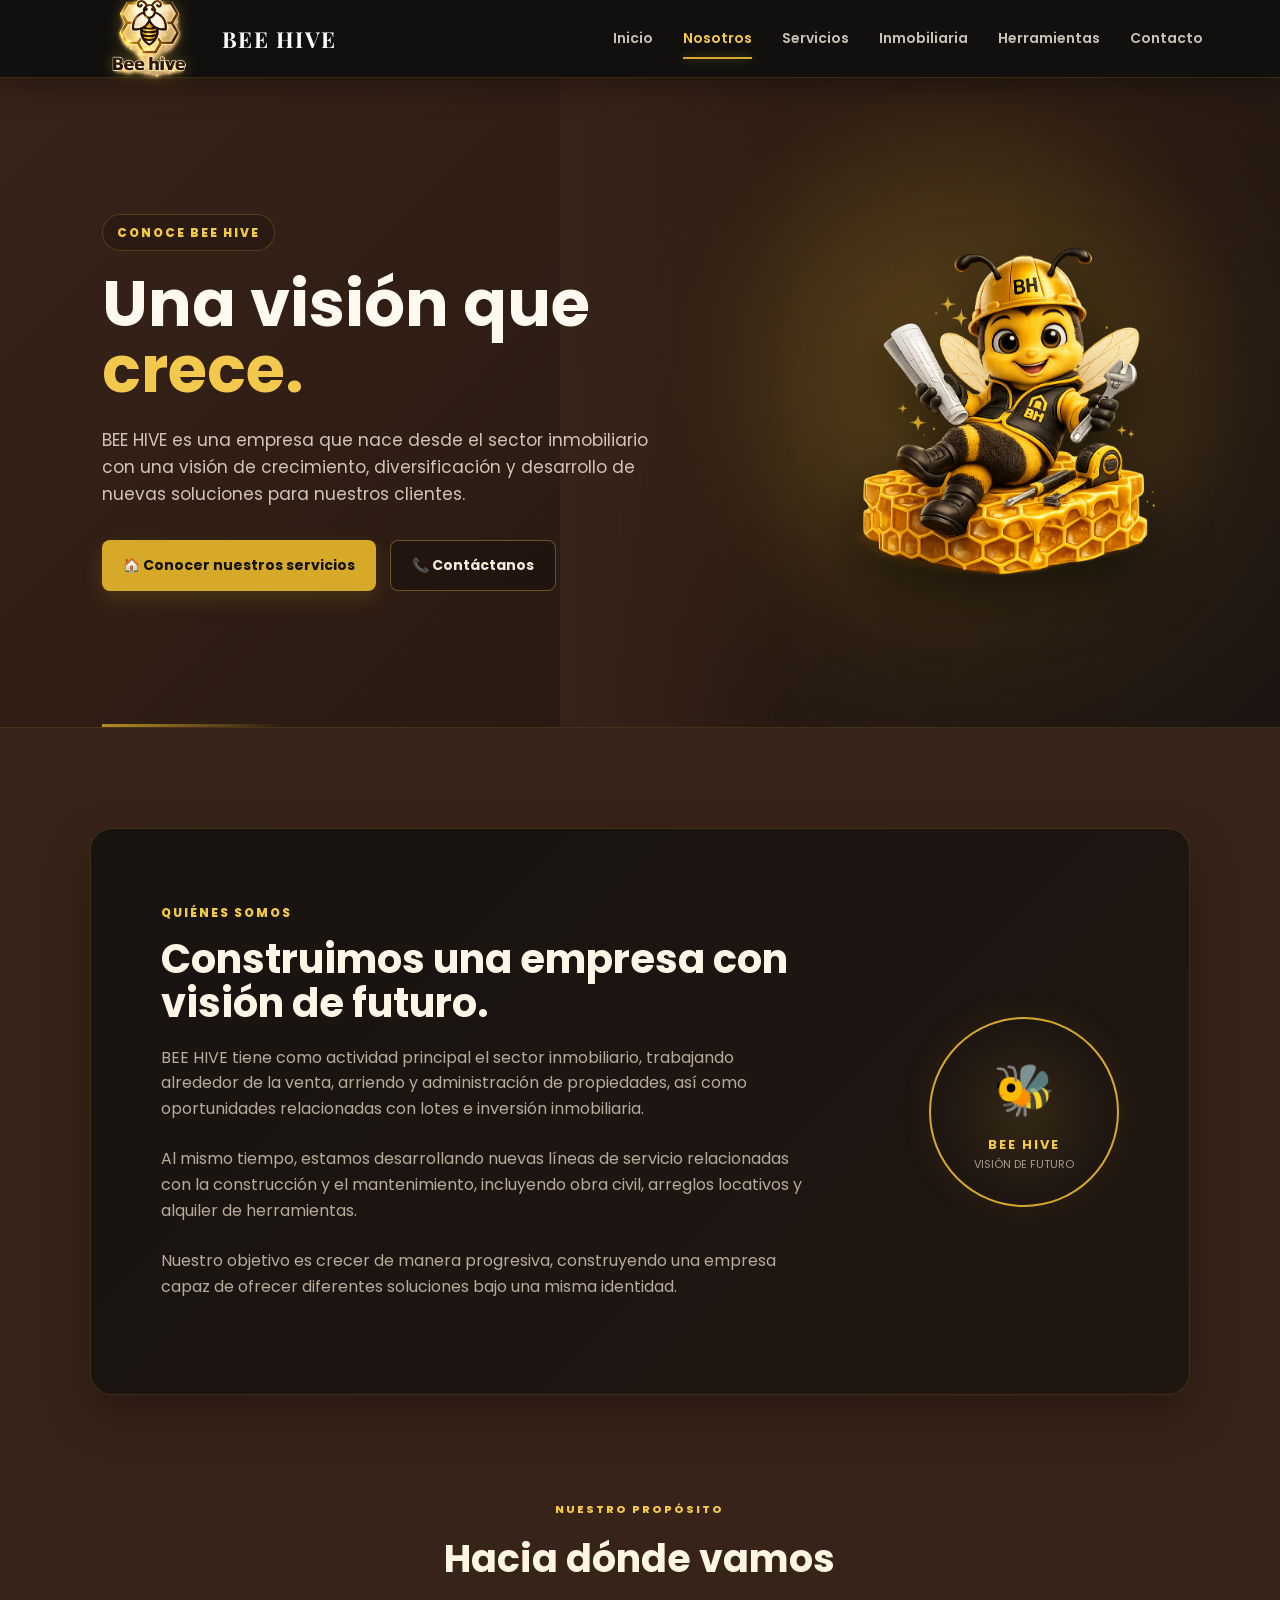
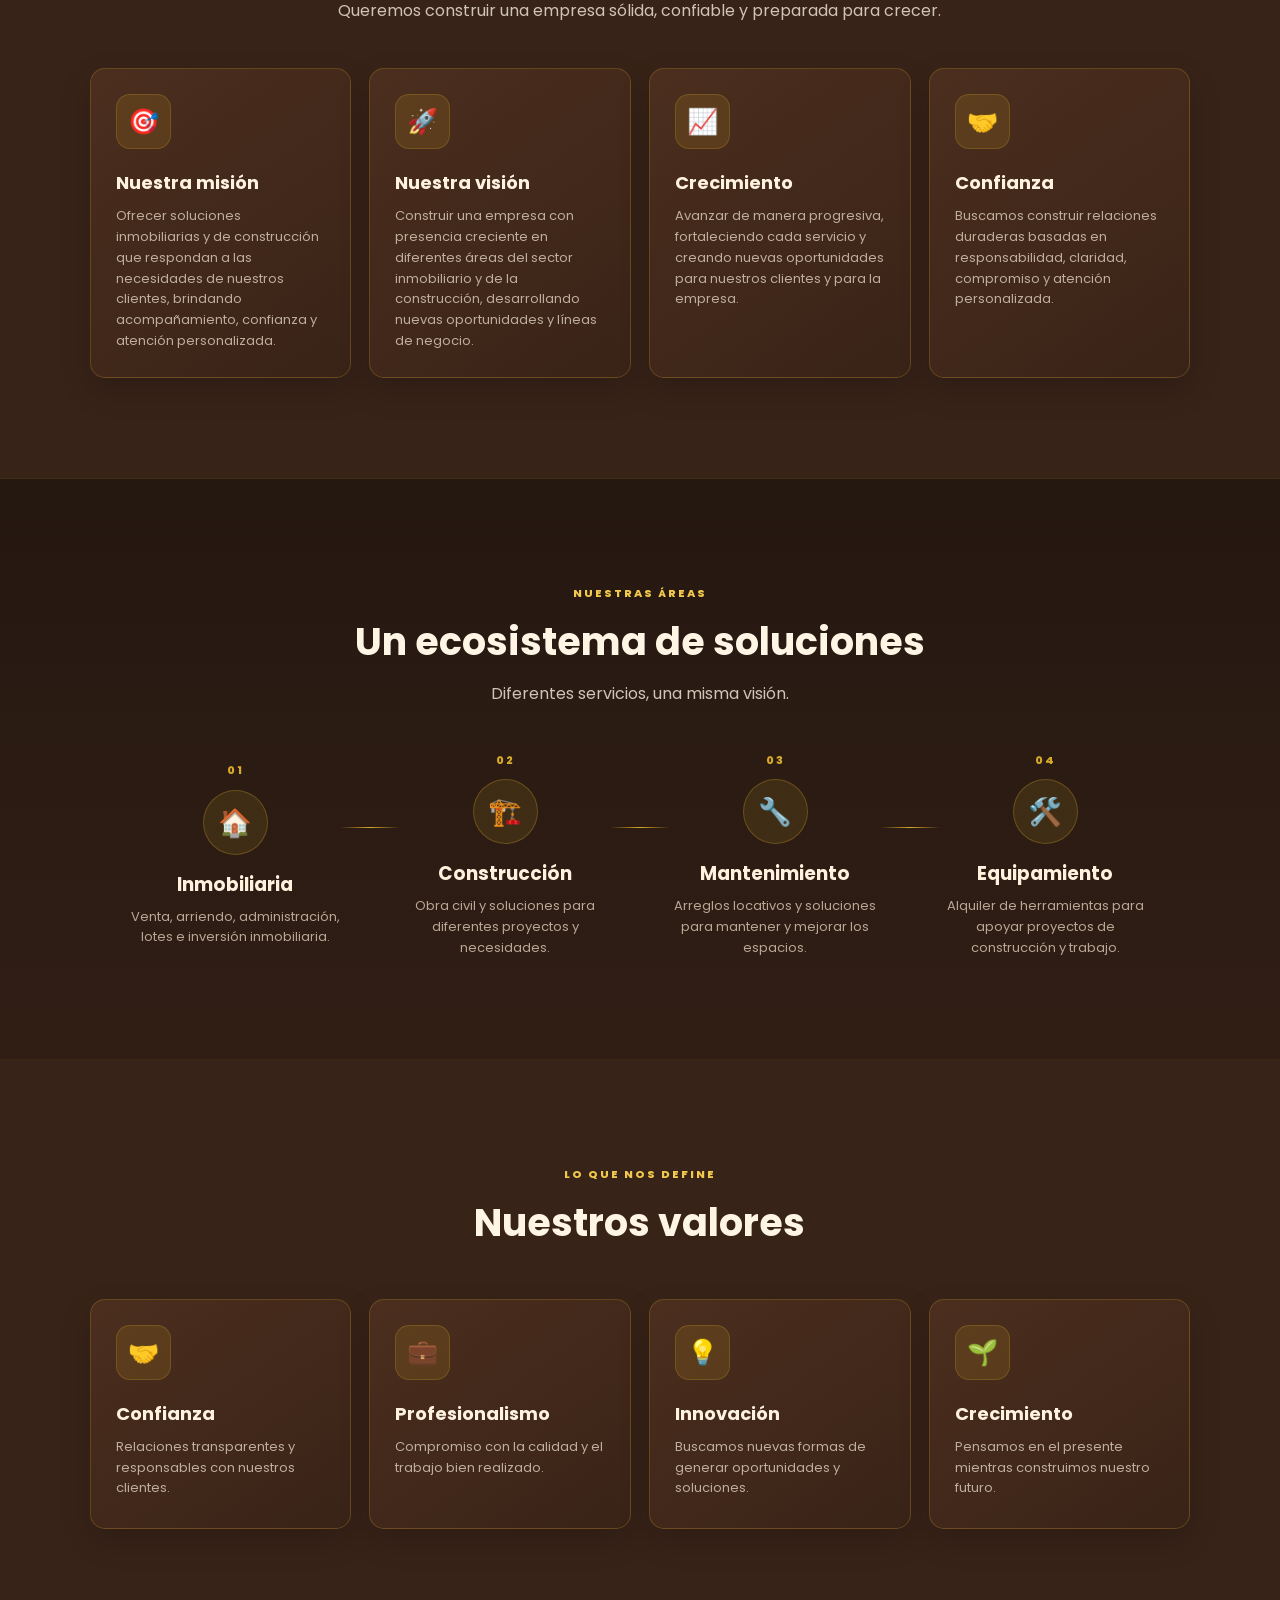
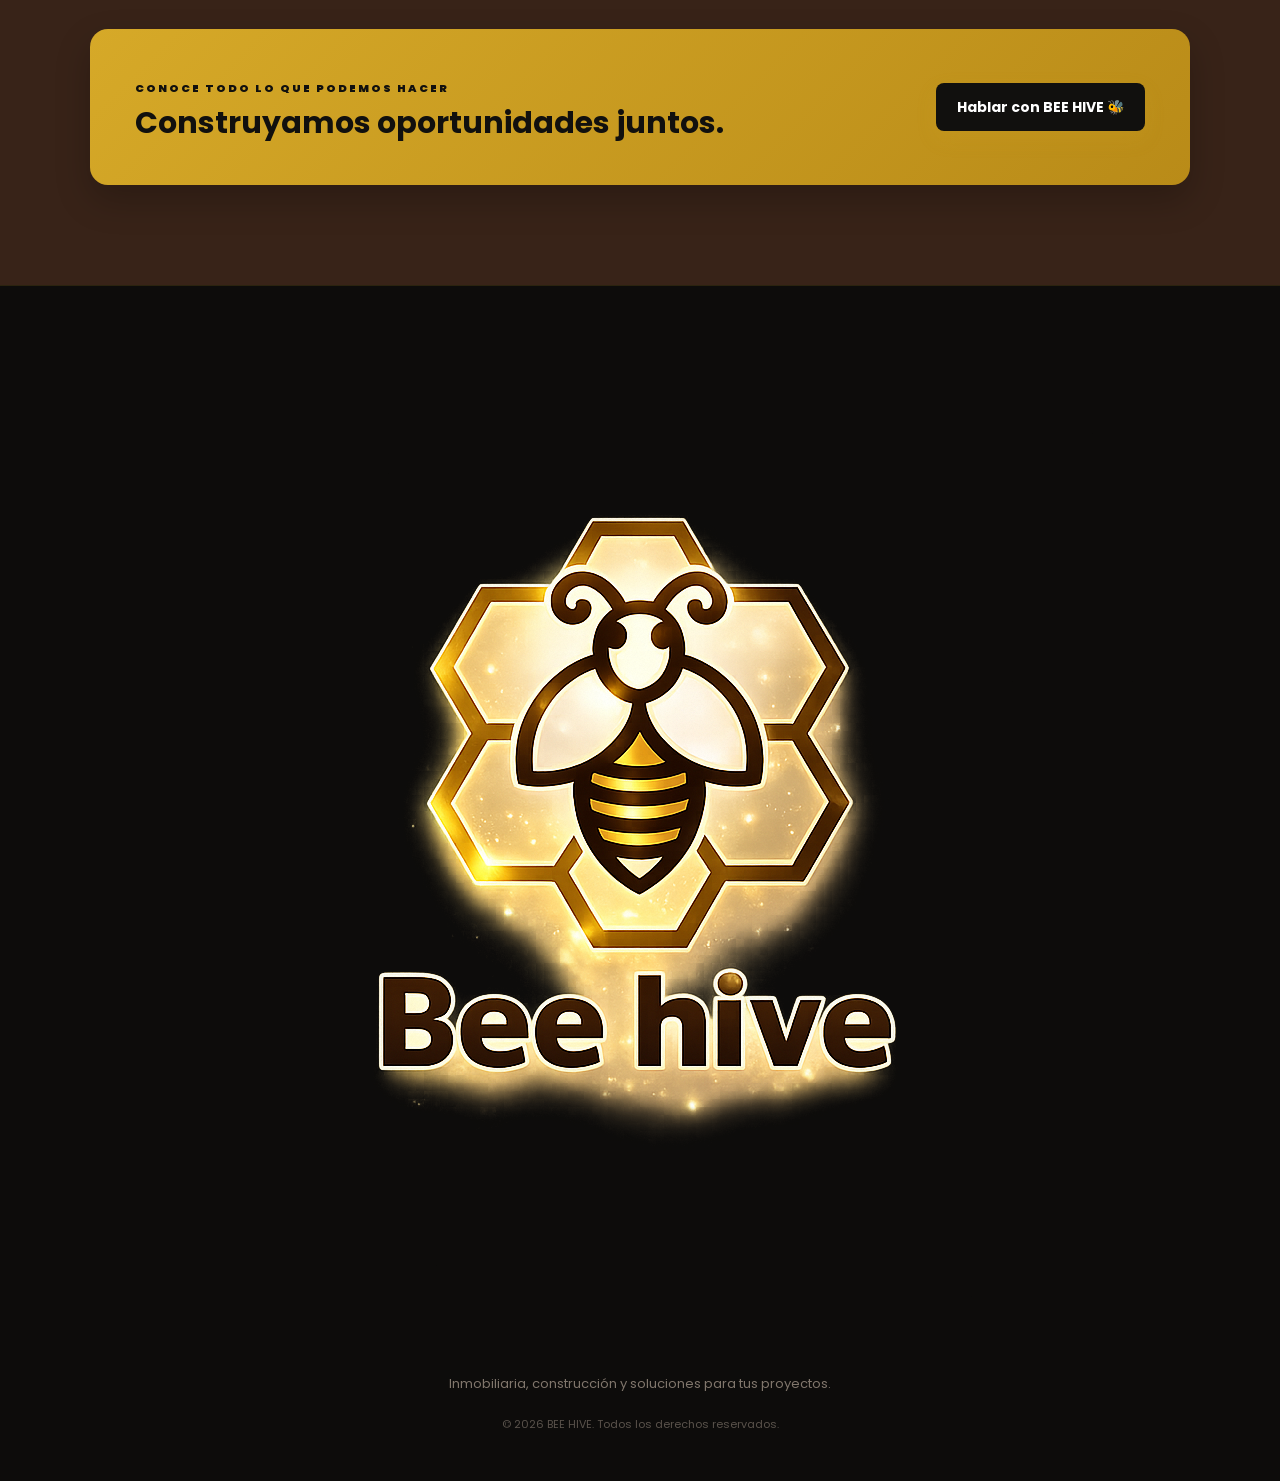
<file: pages/nosotros.html>
<!DOCTYPE html>

<html lang="es">

<head>
    <meta charset="UTF-8">
    <meta name="viewport" content="width=device-width, initial-scale=1.0">

    <title>Nosotros | BEE HIVE</title>

    <!-- IMPORTANTE:
     Desde pages/ debemos subir una carpeta para llegar a assets -->

    <link rel="stylesheet" href="../css/style.css">

    <link rel="preconnect" href="https://fonts.googleapis.com">
    <link rel="preconnect" href="https://fonts.gstatic.com" crossorigin>

    <link
        href="https://fonts.googleapis.com/css2?family=Playfair+Display:wght@600;700&family=Poppins:wght@400;500;600;700;800&display=swap"
        rel="stylesheet">

</head>

<body>

    <!-- =====================================================
     HEADER
====================================================== -->

    <header class="header">

        <a href="../index.html" class="logo">

            <img src="../assets/images/bee-hive-logo.png" alt="BEE HIVE" class="logo-image">

            <div>
                <h1>BEE HIVE</h1>
            </div>

        </a>


        <nav class="nav">

            <a href="../index.html">
                Inicio
            </a>
            <a href="nosotros.html" class="active">
                Nosotros
            </a>

            <a href="servicios.html">
                Servicios
            </a>

            <a href="inmobiliaria.html">
                Inmobiliaria
            </a>

            <a href="herramientas.html">
                Herramientas
            </a>

            <a href="contacto.html">
                Contacto
            </a>

        </nav>


        <button class="menu-btn" id="menuBtn" aria-label="Abrir menú" aria-expanded="false" type="button">
            ☰
        </button>

    </header>



    <main>


        <!-- =====================================================
         HERO NOSOTROS
    ====================================================== -->

        <section class="hero-home">

            <div class="hero-home-content">

                <span class="hero-welcome">
                    CONOCE BEE HIVE
                </span>


                <h2>
                    Una visión que
                    <span>crece.</span>
                </h2>


                <p>
                    BEE HIVE es una empresa que nace desde el sector
                    inmobiliario con una visión de crecimiento,
                    diversificación y desarrollo de nuevas soluciones
                    para nuestros clientes.
                </p>


                <div class="hero-buttons">

                    <a href="inmobiliaria.html" class="btn btn-primary">

                        🏠 Conocer nuestros servicios

                    </a>


                    <a href="contacto.html" class="btn btn-secondary">

                        📞 Contáctanos

                    </a>

                </div>

            </div>


            <div class="hero-bee">

                <div class="bee-glow"></div>

                <img src="../assets/images/bee-home.png" alt="BEE HIVE">

            </div>

        </section>



        <!-- =====================================================
         QUIÉNES SOMOS
    ====================================================== -->

        <section class="info-section">

            <div class="info-content">

                <span>
                    QUIÉNES SOMOS
                </span>


                <h2>
                    Construimos una empresa
                    con visión de futuro.
                </h2>


                <p>
                    BEE HIVE tiene como actividad principal el sector
                    inmobiliario, trabajando alrededor de la venta,
                    arriendo y administración de propiedades, así como
                    oportunidades relacionadas con lotes e inversión
                    inmobiliaria.
                </p>


                <p>
                    Al mismo tiempo, estamos desarrollando nuevas líneas
                    de servicio relacionadas con la construcción y el
                    mantenimiento, incluyendo obra civil, arreglos
                    locativos y alquiler de herramientas.
                </p>


                <p>
                    Nuestro objetivo es crecer de manera progresiva,
                    construyendo una empresa capaz de ofrecer diferentes
                    soluciones bajo una misma identidad.
                </p>

            </div>


            <div class="info-badge">

                <div class="honeycomb">
                    🐝
                </div>

                <strong>
                    BEE HIVE
                </strong>

                <span>
                    VISIÓN DE FUTURO
                </span>

            </div>

        </section>



        <!-- =====================================================
         MISIÓN Y VISIÓN
    ====================================================== -->

        <section class="quick-access">

            <div class="section-title">

                <span>NUESTRO PROPÓSITO</span>

                <h2>
                    Hacia dónde vamos
                </h2>

                <p>
                    Queremos construir una empresa sólida,
                    confiable y preparada para crecer.
                </p>

            </div>


            <div class="quick-grid">


                <!-- MISIÓN -->

                <div class="quick-card">

                    <div class="quick-icon">
                        🎯
                    </div>


                    <div>

                        <h3>
                            Nuestra misión
                        </h3>

                        <p>
                            Ofrecer soluciones inmobiliarias y de
                            construcción que respondan a las
                            necesidades de nuestros clientes,
                            brindando acompañamiento, confianza
                            y atención personalizada.
                        </p>

                    </div>

                </div>


                <!-- VISIÓN -->

                <div class="quick-card">

                    <div class="quick-icon">
                        🚀
                    </div>


                    <div>

                        <h3>
                            Nuestra visión
                        </h3>

                        <p>
                            Construir una empresa con presencia
                            creciente en diferentes áreas del sector
                            inmobiliario y de la construcción,
                            desarrollando nuevas oportunidades
                            y líneas de negocio.
                        </p>

                    </div>

                </div>


                <!-- CRECIMIENTO -->

                <div class="quick-card">

                    <div class="quick-icon">
                        📈
                    </div>


                    <div>

                        <h3>
                            Crecimiento
                        </h3>

                        <p>
                            Avanzar de manera progresiva,
                            fortaleciendo cada servicio y creando
                            nuevas oportunidades para nuestros
                            clientes y para la empresa.
                        </p>

                    </div>

                </div>


                <!-- CONFIANZA -->

                <div class="quick-card">

                    <div class="quick-icon">
                        🤝
                    </div>


                    <div>

                        <h3>
                            Confianza
                        </h3>

                        <p>
                            Buscamos construir relaciones duraderas
                            basadas en responsabilidad, claridad,
                            compromiso y atención personalizada.
                        </p>

                    </div>

                </div>

            </div>

        </section>



        <!-- =====================================================
         ÁREAS DE BEE HIVE
    ====================================================== -->

        <section class="how-section">

            <div class="section-title">

                <span>NUESTRAS ÁREAS</span>

                <h2>
                    Un ecosistema de soluciones
                </h2>

                <p>
                    Diferentes servicios, una misma visión.
                </p>

            </div>


            <div class="steps">


                <div class="step">

                    <div class="step-number">
                        01
                    </div>

                    <div class="step-icon">
                        🏠
                    </div>

                    <h3>
                        Inmobiliaria
                    </h3>

                    <p>
                        Venta, arriendo, administración,
                        lotes e inversión inmobiliaria.
                    </p>

                </div>


                <div class="step-line"></div>


                <div class="step">

                    <div class="step-number">
                        02
                    </div>

                    <div class="step-icon">
                        🏗️
                    </div>

                    <h3>
                        Construcción
                    </h3>

                    <p>
                        Obra civil y soluciones para diferentes
                        proyectos y necesidades.
                    </p>

                </div>


                <div class="step-line"></div>


                <div class="step">

                    <div class="step-number">
                        03
                    </div>

                    <div class="step-icon">
                        🔧
                    </div>

                    <h3>
                        Mantenimiento
                    </h3>

                    <p>
                        Arreglos locativos y soluciones para
                        mantener y mejorar los espacios.
                    </p>

                </div>


                <div class="step-line"></div>


                <div class="step">

                    <div class="step-number">
                        04
                    </div>

                    <div class="step-icon">
                        🛠️
                    </div>

                    <h3>
                        Equipamiento
                    </h3>

                    <p>
                        Alquiler de herramientas para apoyar
                        proyectos de construcción y trabajo.
                    </p>

                </div>

            </div>

        </section>



        <!-- =====================================================
         VALORES
    ====================================================== -->

        <section class="quick-access">

            <div class="section-title">

                <span>LO QUE NOS DEFINE</span>

                <h2>
                    Nuestros valores
                </h2>

            </div>


            <div class="quick-grid">


                <div class="quick-card">

                    <div class="quick-icon">
                        🤝
                    </div>

                    <div>

                        <h3>
                            Confianza
                        </h3>

                        <p>
                            Relaciones transparentes y responsables
                            con nuestros clientes.
                        </p>

                    </div>

                </div>


                <div class="quick-card">

                    <div class="quick-icon">
                        💼
                    </div>

                    <div>

                        <h3>
                            Profesionalismo
                        </h3>

                        <p>
                            Compromiso con la calidad y el trabajo
                            bien realizado.
                        </p>

                    </div>

                </div>


                <div class="quick-card">

                    <div class="quick-icon">
                        💡
                    </div>

                    <div>

                        <h3>
                            Innovación
                        </h3>

                        <p>
                            Buscamos nuevas formas de generar
                            oportunidades y soluciones.
                        </p>

                    </div>

                </div>


                <div class="quick-card">

                    <div class="quick-icon">
                        🌱
                    </div>

                    <div>

                        <h3>
                            Crecimiento
                        </h3>

                        <p>
                            Pensamos en el presente mientras
                            construimos nuestro futuro.
                        </p>

                    </div>

                </div>

            </div>

        </section>



        <!-- =====================================================
         CTA
    ====================================================== -->

        <section class="final-cta">

            <div>

                <span>
                    CONOCE TODO LO QUE PODEMOS HACER
                </span>


                <h2>
                    Construyamos oportunidades juntos.
                </h2>

            </div>


            <a href="contacto.html" class="btn btn-primary">

                Hablar con BEE HIVE 🐝

            </a>

        </section>

    </main>



    <!-- =====================================================
     FOOTER
====================================================== -->

    <footer class="footer">

        <div class="footer-logo">

            <a href="../index.html">

                <img src="../assets/images/bee-hive-logo.png" alt="BEE HIVE" class="logo-image">

            </a>

        </div>


        <p>
            Inmobiliaria, construcción y soluciones
            para tus proyectos.
        </p>


        <span>
            © 2026 BEE HIVE. Todos los derechos reservados.
        </span>

    </footer>



    <script src="../js/scripts.js"></script>

</body>

</html>
</file>
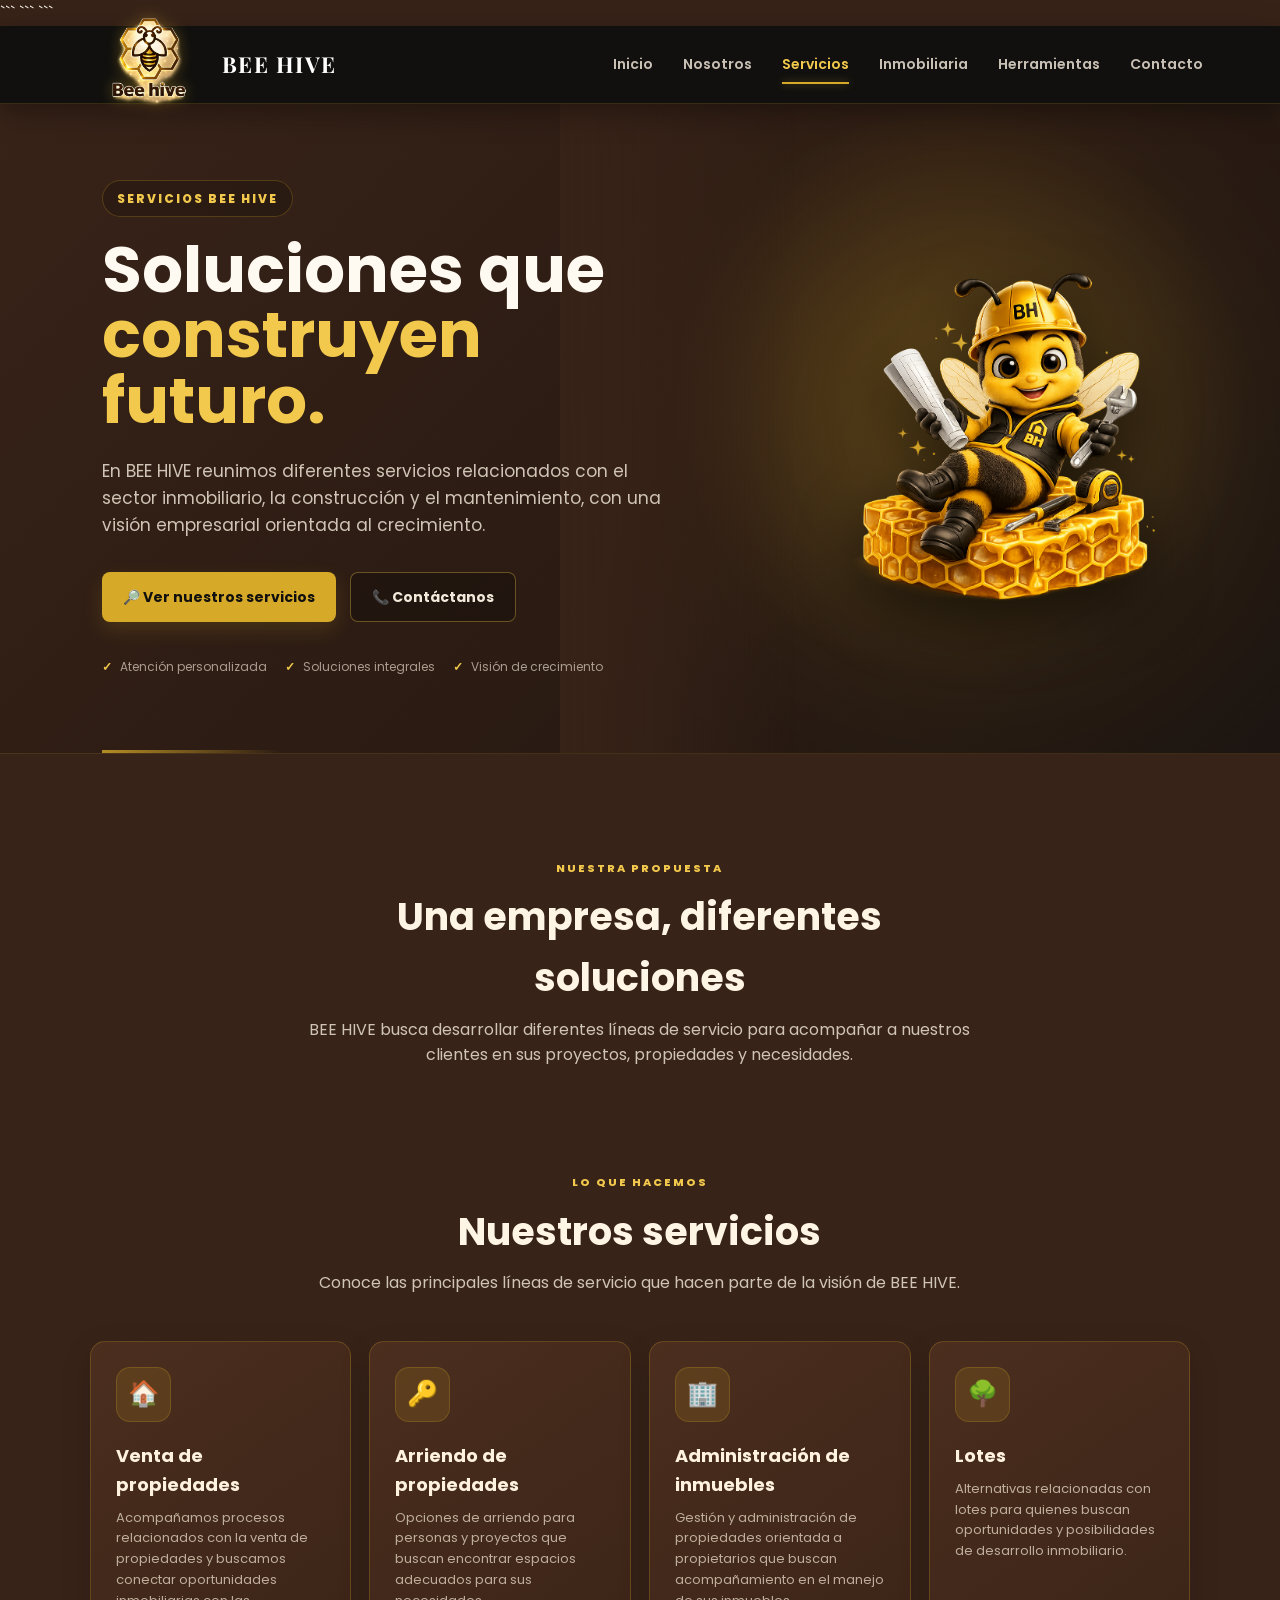
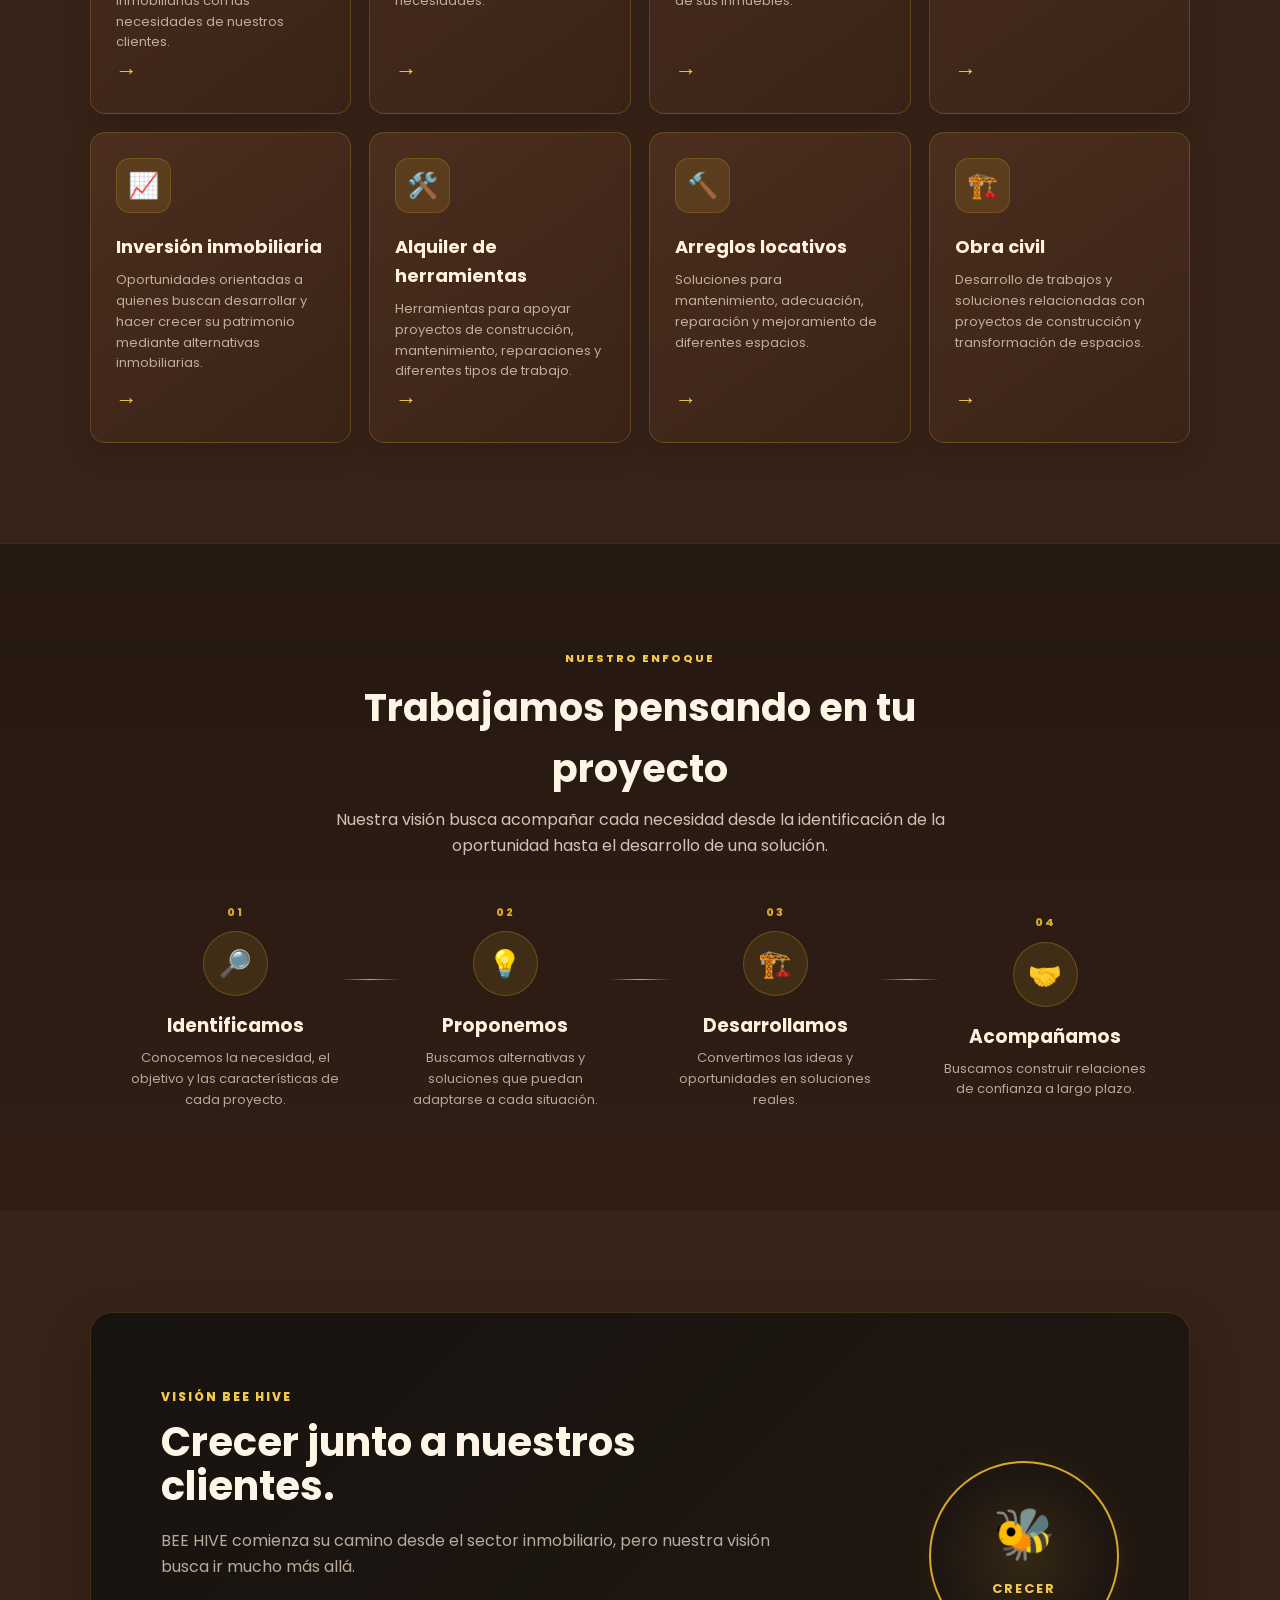
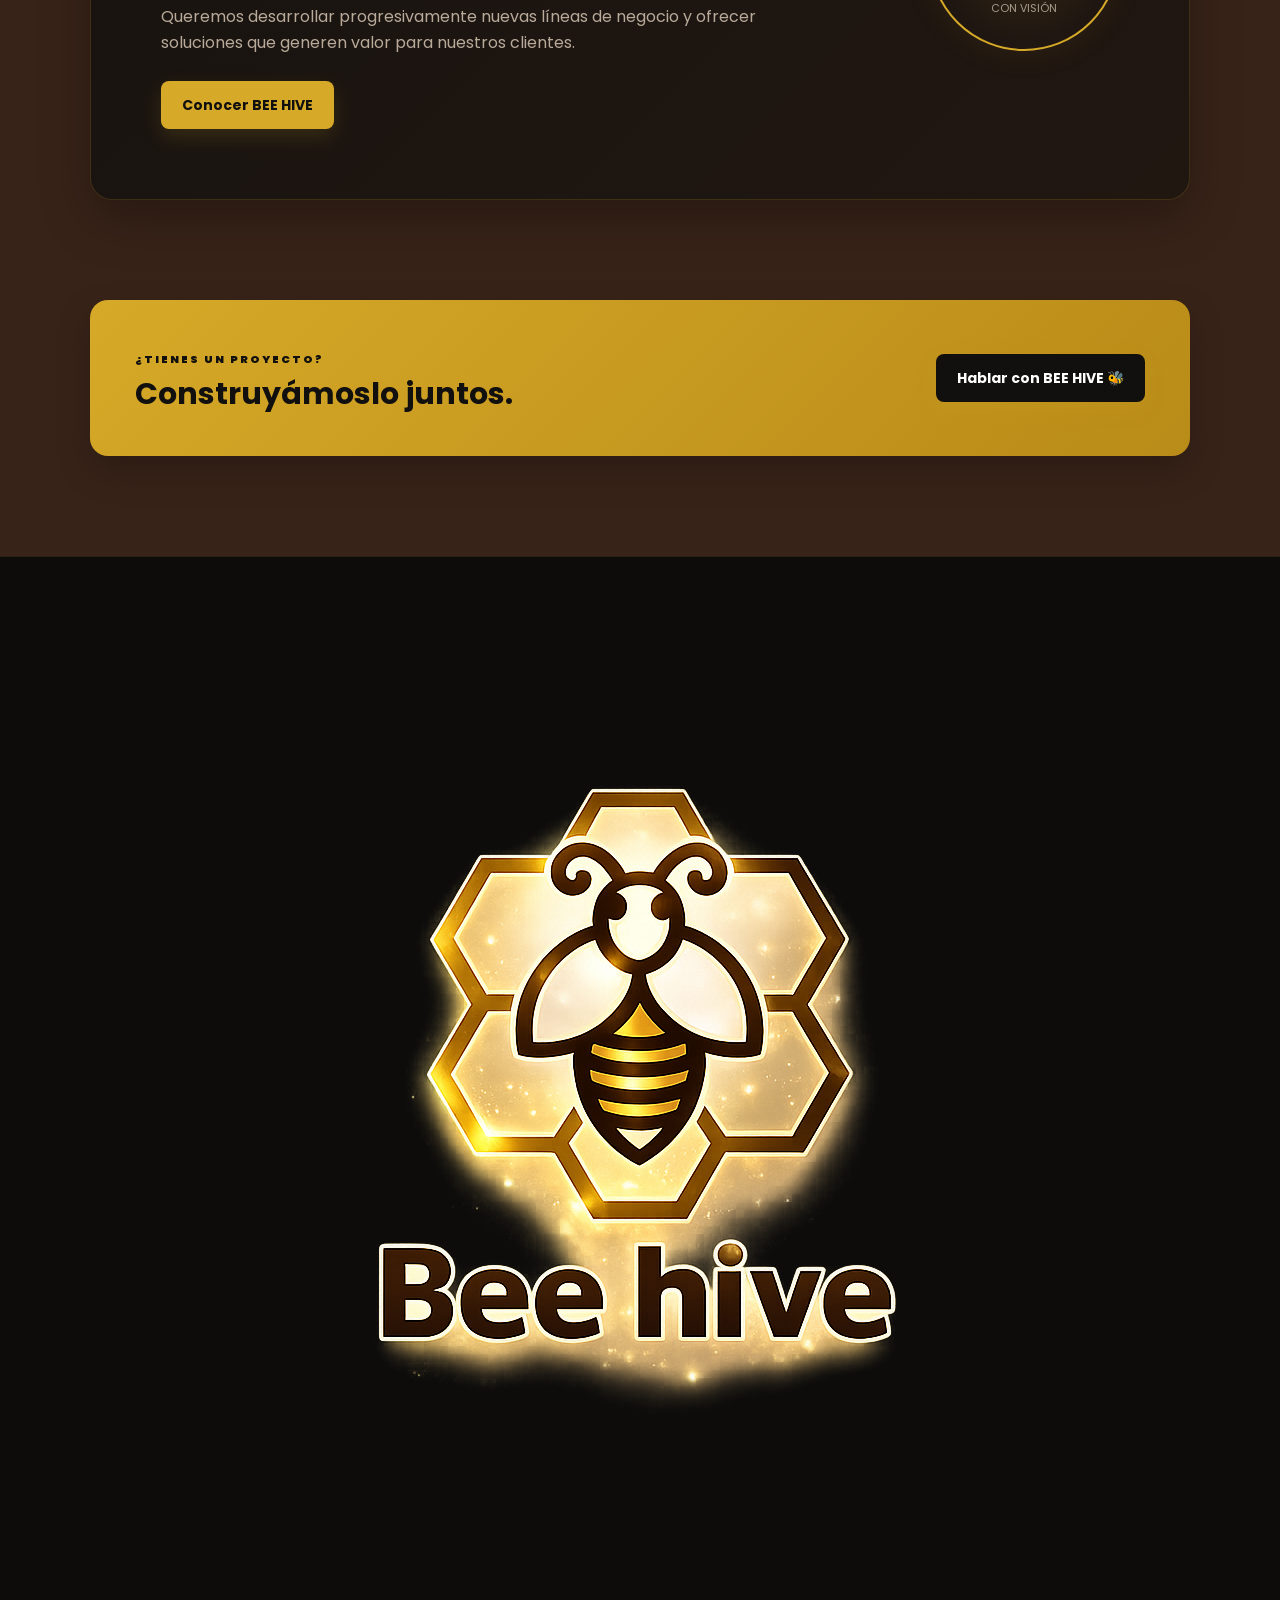
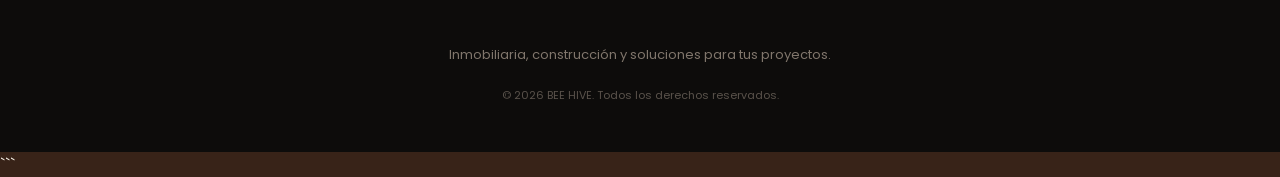
<file: pages/servicios.html>
<!DOCTYPE html>

<html lang="es">

<head>
    <meta charset="UTF-8">
    <meta name="viewport" content="width=device-width, initial-scale=1.0">

```
<title>BEE HIVE | Servicios</title>

<!-- CSS PRINCIPAL -->
<link rel="stylesheet" href="../css/style.css">

<!-- FUENTES -->
<link rel="preconnect" href="https://fonts.googleapis.com">
<link rel="preconnect" href="https://fonts.gstatic.com" crossorigin>

<link
    href="https://fonts.googleapis.com/css2?family=Playfair+Display:wght@600;700&family=Poppins:wght@400;500;600;700;800&display=swap"
    rel="stylesheet">
```

</head>

<body>

```
<!-- =====================================================
     HEADER
====================================================== -->

<header class="header">

    <a href="../index.html" class="logo">

        <img
            src="../assets/images/bee-hive-logo.png"
            alt="BEE HIVE"
            class="logo-image">

        <div>
            <h1>BEE HIVE</h1>
        </div>

    </a>


    <nav class="nav">

        <a href="../index.html">
            Inicio
        </a>

        <a href="nosotros.html">
            Nosotros
        </a>

        <a href="servicios.html" class="active">
            Servicios
        </a>

        <a href="inmobiliaria.html">
            Inmobiliaria
        </a>

        <a href="herramientas.html">
            Herramientas
        </a>

        <a href="contacto.html">
            Contacto
        </a>

    </nav>


    <button class="menu-btn" id="menuBtn" aria-label="Abrir menú" aria-expanded="false" type="button">
        ☰
    </button>

</header>



<!-- =====================================================
     CONTENIDO PRINCIPAL
====================================================== -->

<main>


    <!-- =====================================================
         HERO SERVICIOS
    ====================================================== -->

    <section class="hero-home">

        <div class="hero-home-content">

            <span class="hero-welcome">
                SERVICIOS BEE HIVE
            </span>


            <h2>
                Soluciones que
                <span>construyen futuro.</span>
            </h2>


            <p>
                En BEE HIVE reunimos diferentes servicios
                relacionados con el sector inmobiliario,
                la construcción y el mantenimiento, con
                una visión empresarial orientada al crecimiento.
            </p>


            <div class="hero-buttons">

                <a
                    href="#servicios"
                    class="btn btn-primary">

                    🔎 Ver nuestros servicios

                </a>


                <a
                    href="contacto.html"
                    class="btn btn-secondary">

                    📞 Contáctanos

                </a>

            </div>


            <div class="hero-trust">

                <div>
                    <strong>✓</strong>
                    Atención personalizada
                </div>

                <div>
                    <strong>✓</strong>
                    Soluciones integrales
                </div>

                <div>
                    <strong>✓</strong>
                    Visión de crecimiento
                </div>

            </div>

        </div>


        <!-- ABEJA -->

        <div class="hero-bee">

            <div class="bee-glow"></div>

            <img
                src="../assets/images/bee-home.png"
                alt="Abeja representativa de BEE HIVE">

        </div>

    </section>



    <!-- =====================================================
         INTRODUCCIÓN
    ====================================================== -->

    <section class="quick-access">

        <div class="section-title">

            <span>NUESTRA PROPUESTA</span>

            <h2>
                Una empresa, diferentes soluciones
            </h2>

            <p>
                BEE HIVE busca desarrollar diferentes líneas
                de servicio para acompañar a nuestros clientes
                en sus proyectos, propiedades y necesidades.
            </p>

        </div>

    </section>



    <!-- =====================================================
         SERVICIOS
    ====================================================== -->

    <section
        class="quick-access"
        id="servicios">

        <div class="section-title">

            <span>LO QUE HACEMOS</span>

            <h2>
                Nuestros servicios
            </h2>

            <p>
                Conoce las principales líneas de servicio
                que hacen parte de la visión de BEE HIVE.
            </p>

        </div>


        <div class="quick-grid">


            <!-- =================================================
                 VENTA DE PROPIEDADES
            ================================================== -->

            <a
                href="inmobiliaria.html"
                class="quick-card">

                <div class="quick-icon">
                    🏠
                </div>

                <div>

                    <h3>
                        Venta de propiedades
                    </h3>

                    <p>
                        Acompañamos procesos relacionados
                        con la venta de propiedades y buscamos
                        conectar oportunidades inmobiliarias
                        con las necesidades de nuestros clientes.
                    </p>

                </div>

                <span class="quick-arrow">
                    →
                </span>

            </a>



            <!-- =================================================
                 ARRIENDO
            ================================================== -->

            <a
                href="inmobiliaria.html"
                class="quick-card">

                <div class="quick-icon">
                    🔑
                </div>

                <div>

                    <h3>
                        Arriendo de propiedades
                    </h3>

                    <p>
                        Opciones de arriendo para personas
                        y proyectos que buscan encontrar
                        espacios adecuados para sus necesidades.
                    </p>

                </div>

                <span class="quick-arrow">
                    →
                </span>

            </a>



            <!-- =================================================
                 ADMINISTRACIÓN
            ================================================== -->

            <a
                href="inmobiliaria.html"
                class="quick-card">

                <div class="quick-icon">
                    🏢
                </div>

                <div>

                    <h3>
                        Administración de inmuebles
                    </h3>

                    <p>
                        Gestión y administración de propiedades
                        orientada a propietarios que buscan
                        acompañamiento en el manejo de sus inmuebles.
                    </p>

                </div>

                <span class="quick-arrow">
                    →
                </span>

            </a>



            <!-- =================================================
                 LOTES
            ================================================== -->

            <a
                href="inmobiliaria.html"
                class="quick-card">

                <div class="quick-icon">
                    🌳
                </div>

                <div>

                    <h3>
                        Lotes
                    </h3>

                    <p>
                        Alternativas relacionadas con lotes
                        para quienes buscan oportunidades
                        y posibilidades de desarrollo inmobiliario.
                    </p>

                </div>

                <span class="quick-arrow">
                    →
                </span>

            </a>



            <!-- =================================================
                 INVERSIÓN
            ================================================== -->

            <a
                href="inversion.html"
                class="quick-card">

                <div class="quick-icon">
                    📈
                </div>

                <div>

                    <h3>
                        Inversión inmobiliaria
                    </h3>

                    <p>
                        Oportunidades orientadas a quienes
                        buscan desarrollar y hacer crecer
                        su patrimonio mediante alternativas
                        inmobiliarias.
                    </p>

                </div>

                <span class="quick-arrow">
                    →
                </span>

            </a>



            <!-- =================================================
                 ALQUILER DE HERRAMIENTAS
            ================================================== -->

            <a
                href="herramientas.html"
                class="quick-card">

                <div class="quick-icon">
                    🛠️
                </div>

                <div>

                    <h3>
                        Alquiler de herramientas
                    </h3>

                    <p>
                        Herramientas para apoyar proyectos
                        de construcción, mantenimiento,
                        reparaciones y diferentes tipos de trabajo.
                    </p>

                </div>

                <span class="quick-arrow">
                    →
                </span>

            </a>



            <!-- =================================================
                 ARREGLOS LOCATIVOS
            ================================================== -->

            <a
                href="construccion.html"
                class="quick-card">

                <div class="quick-icon">
                    🔨
                </div>

                <div>

                    <h3>
                        Arreglos locativos
                    </h3>

                    <p>
                        Soluciones para mantenimiento,
                        adecuación, reparación y mejoramiento
                        de diferentes espacios.
                    </p>

                </div>

                <span class="quick-arrow">
                    →
                </span>

            </a>



            <!-- =================================================
                 OBRA CIVIL
            ================================================== -->

            <a
                href="construccion.html"
                class="quick-card">

                <div class="quick-icon">
                    🏗️
                </div>

                <div>

                    <h3>
                        Obra civil
                    </h3>

                    <p>
                        Desarrollo de trabajos y soluciones
                        relacionadas con proyectos de construcción
                        y transformación de espacios.
                    </p>

                </div>

                <span class="quick-arrow">
                    →
                </span>

            </a>


        </div>

    </section>



    <!-- =====================================================
         CÓMO TRABAJAMOS
    ====================================================== -->

    <section class="how-section">

        <div class="section-title">

            <span>NUESTRO ENFOQUE</span>

            <h2>
                Trabajamos pensando en tu proyecto
            </h2>

            <p>
                Nuestra visión busca acompañar cada necesidad
                desde la identificación de la oportunidad
                hasta el desarrollo de una solución.
            </p>

        </div>


        <div class="steps">


            <div class="step">

                <div class="step-number">
                    01
                </div>

                <div class="step-icon">
                    🔎
                </div>

                <h3>
                    Identificamos
                </h3>

                <p>
                    Conocemos la necesidad,
                    el objetivo y las características
                    de cada proyecto.
                </p>

            </div>


            <div class="step-line"></div>


            <div class="step">

                <div class="step-number">
                    02
                </div>

                <div class="step-icon">
                    💡
                </div>

                <h3>
                    Proponemos
                </h3>

                <p>
                    Buscamos alternativas y soluciones
                    que puedan adaptarse a cada situación.
                </p>

            </div>


            <div class="step-line"></div>


            <div class="step">

                <div class="step-number">
                    03
                </div>

                <div class="step-icon">
                    🏗️
                </div>

                <h3>
                    Desarrollamos
                </h3>

                <p>
                    Convertimos las ideas y oportunidades
                    en soluciones reales.
                </p>

            </div>


            <div class="step-line"></div>


            <div class="step">

                <div class="step-number">
                    04
                </div>

                <div class="step-icon">
                    🤝
                </div>

                <h3>
                    Acompañamos
                </h3>

                <p>
                    Buscamos construir relaciones
                    de confianza a largo plazo.
                </p>

            </div>


        </div>

    </section>



    <!-- =====================================================
         VISIÓN
    ====================================================== -->

    <section class="info-section">

        <div class="info-content">

            <span>
                VISIÓN BEE HIVE
            </span>

            <h2>
                Crecer junto a nuestros clientes.
            </h2>

            <p>
                BEE HIVE comienza su camino desde el sector
                inmobiliario, pero nuestra visión busca ir
                mucho más allá.
            </p>

            <p>
                Queremos desarrollar progresivamente nuevas
                líneas de negocio y ofrecer soluciones que
                generen valor para nuestros clientes.
            </p>

            <a
                href="nosotros.html"
                class="btn btn-primary">

                Conocer BEE HIVE

            </a>

        </div>


        <div class="info-badge">

            <div class="honeycomb">
                🐝
            </div>

            <strong>
                CRECER
            </strong>

            <span>
                CON VISIÓN
            </span>

        </div>

    </section>



    <!-- =====================================================
         CTA FINAL
    ====================================================== -->

    <section class="final-cta">

        <div>

            <span>
                ¿TIENES UN PROYECTO?
            </span>

            <h2>
                Construyámoslo juntos.
            </h2>

        </div>


        <a
            href="contacto.html"
            class="btn btn-primary">

            Hablar con BEE HIVE 🐝

        </a>

    </section>


</main>



<!-- =====================================================
     FOOTER
====================================================== -->

<footer class="footer">

    <div class="footer-logo">

        <a href="../index.html">

            <img
                src="../assets/images/bee-hive-logo.png"
                alt="BEE HIVE"
                class="logo-image">

        </a>

    </div>


    <p>
        Inmobiliaria, construcción y soluciones
        para tus proyectos.
    </p>


    <span>
        © 2026 BEE HIVE. Todos los derechos reservados.
    </span>

</footer>



<!-- =====================================================
     JAVASCRIPT
====================================================== -->

<script src="../js/scripts.js"></script>
```

</body>

</html>
</file>
<file: css/style.css>
/* =========================================================
   BEE HIVE
   HOME PRINCIPAL
   NEGRO + DORADO + CAFÉ
========================================================= */


/* =========================================================
   VARIABLES
========================================================= */

:root {
    --negro: #11100e;
    --negro-suave: #1a1714;

    --cafe-fondo: #382318;
    --cafe: #472c1d;
    --cafe-claro: #5a3925;
    --cafe-suave: #68452d;

    --dorado: #d6a928;
    --dorado-brillante: #f2c94c;
    --dorado-suave: #b98b18;

    --texto: #f6f1e7;
    --texto-suave: #cfc4b5;

    --borde: rgba(214, 169, 40, 0.25);
}


/* =========================================================
   RESET
========================================================= */

* {
    margin: 0;
    padding: 0;
    box-sizing: border-box;
}

html {
    scroll-behavior: smooth;
}

body {
    font-family: 'Poppins', sans-serif;
    background: var(--cafe-fondo);
    color: var(--texto);
    line-height: 1.6;
}

a {
    text-decoration: none;
    color: inherit;
}

button {
    font-family: inherit;
}


/* =========================================================
   HEADER
========================================================= */

.header {
    height: 78px;
    padding: 0 6%;

    background: var(--negro);

    display: flex;
    align-items: center;
    justify-content: space-between;

    position: sticky;
    top: 0;
    z-index: 1000;

    border-bottom: 1px solid rgba(214, 169, 40, 0.18);

    box-shadow:
        0 8px 30px rgba(0, 0, 0, 0.35);
}

/* =========================================================
   LOGO HEADER
========================================================= */

.logo {
    display: flex;
    align-items: center;
    text-decoration: none;
}

.logo img {
    width: 145px;
    height: auto;
    display: block;
    object-fit: contain;

    filter: drop-shadow(0 0 7px rgba(214, 169, 40, 0.35));

    transition:
        transform 0.3s ease,
        filter 0.3s ease;
}

.logo:hover img {
    transform: scale(1.04);

    filter: drop-shadow(0 0 13px rgba(242, 201, 76, 0.65));
}

.logo h1 {
    font-family: 'Playfair Display', serif;

    font-size: 22px;
    font-weight: 700;

    letter-spacing: 1.5px;

    color: #ffffff;

    line-height: 1;
}


/* =========================================================
   NAVEGACIÓN
========================================================= */

.nav {
    display: flex;
    gap: 30px;
}

.nav a {
    position: relative;

    color: #c9c0b5;

    font-size: 14px;
    font-weight: 600;

    transition: color 0.25s ease;
}

.nav a:hover,
.nav a.active {
    color: var(--dorado-brillante);
}

.nav a.active::after {
    content: "";

    position: absolute;

    left: 0;
    bottom: -9px;

    width: 100%;
    height: 2px;

    background: var(--dorado);

    box-shadow:
        0 0 8px rgba(242, 201, 76, 0.4);
}


/* =========================================================
   BOTÓN MENÚ
========================================================= */

.menu-btn {
    display: none;

    background: none;
    border: none;

    color: white;

    font-size: 28px;

    cursor: pointer;
}

/* =========================================================
   HERO
========================================================= */

.hero-home {
    min-height: 650px;

    position: relative;

    display: flex;
    align-items: center;

    overflow: hidden;

    padding-left: 8%;

    background:
        radial-gradient(circle at 75% 45%,
            rgba(214, 169, 40, 0.20),
            transparent 28%),
        linear-gradient(135deg,
            #382318 0%,
            #2b1b13 55%,
            #1c1511 100%);

    border-bottom:
        1px solid rgba(214, 169, 40, 0.12);
}


/* TEXTURA */

.hero-home::before {
    content: "";

    position: absolute;
    inset: 0;

    background-image:
        radial-gradient(rgba(214, 169, 40, 0.10) 1px,
            transparent 1px);

    background-size: 35px 35px;

    opacity: 0.15;

    pointer-events: none;
}


/* CONTENIDO */

.hero-home-content {
    width: 50%;
    max-width: 650px;

    position: relative;

    z-index: 10;
}


/* ETIQUETA */

.hero-welcome {
    display: inline-block;

    margin-bottom: 20px;
    padding: 8px 14px;

    color: var(--dorado-brillante);

    font-size: 12px;
    font-weight: 800;

    letter-spacing: 2px;

    border:
        1px solid var(--borde);

    border-radius: 30px;

    background:
        rgba(0, 0, 0, 0.18);
}


/* TÍTULO */

.hero-home h2 {
    margin-bottom: 25px;

    color: #fffaf1;

    font-size: clamp(42px, 5vw, 68px);

    line-height: 1.02;
}

.hero-home h2 span {
    color: var(--dorado-brillante);
}


/* TEXTO */

.hero-home p {
    max-width: 580px;

    margin-bottom: 32px;

    color: var(--texto-suave);

    font-size: 17px;
}


/* =========================================================
   BOTONES
========================================================= */

.hero-buttons {
    display: flex;
    flex-wrap: wrap;

    gap: 14px;
}

.btn {
    display: inline-flex;
    align-items: center;
    justify-content: center;

    padding: 13px 21px;

    border-radius: 8px;

    font-size: 14px;
    font-weight: 700;

    transition:
        transform 0.25s ease,
        background 0.25s ease,
        border-color 0.25s ease,
        color 0.25s ease;
}

.btn-primary {
    background: var(--dorado);
    color: var(--negro);

    box-shadow:
        0 8px 20px rgba(214, 169, 40, 0.16);
}

.btn-primary:hover {
    background: var(--dorado-brillante);

    transform: translateY(-3px);

    box-shadow:
        0 12px 28px rgba(214, 169, 40, 0.25);
}

.btn-secondary {
    background:
        rgba(0, 0, 0, 0.25);

    border:
        1px solid rgba(242, 201, 76, 0.35);

    color: #f4eadb;
}

.btn-secondary:hover {
    background:
        rgba(0, 0, 0, 0.40);

    border-color:
        var(--dorado-brillante);

    color:
        var(--dorado-brillante);
}


/* =========================================================
   CONFIANZA
========================================================= */

.hero-trust {
    display: flex;
    flex-wrap: wrap;

    gap: 18px;

    margin-top: 35px;

    color: #aa9d8e;

    font-size: 12px;
}

.hero-trust strong {
    margin-right: 5px;

    color:
        var(--dorado-brillante);
}


/* =========================================================
   🐝 ABEJA DEL HERO
========================================================= */

.hero-bee {
    position: absolute;

    top: 0;
    right: -2%;

    width: 52%;
    height: 100%;

    display: flex;
    align-items: center;
    justify-content: center;

    overflow: visible;

    z-index: 2;
}


/* BRILLO */

.bee-glow {
    position: absolute;

    width: 480px;
    height: 480px;

    border-radius: 50%;

    background:
        var(--dorado);

    opacity: 0.12;

    filter:
        blur(110px);

    z-index: 0;
}


/* =========================================================
   🐝 IMAGEN DE LA ABEJA
========================================================= */

.hero-bee img {

    width: 780px;

    max-width: 90%;
    height: auto;

    display: block;

    object-fit: contain;

    position: relative;

    z-index: 2;

    transform:
        translate(5%, 3%);

    filter:
        drop-shadow(0 25px 30px rgba(0, 0, 0, 0.55));

    animation:
        beeFloat 5s ease-in-out infinite;

    will-change:
        transform;
}


/* =========================================================
   🌊 MOVIMIENTO FLUIDO
========================================================= */

@keyframes beeFloat {

    0% {
        transform:
            translate(5%, 3%);
    }

    50% {
        transform:
            translate(5%, 0%);
    }

    100% {
        transform:
            translate(5%, 3%);
    }
}


/* HOVER */

.hero-bee:hover img {
    filter:
        drop-shadow(0 30px 38px rgba(0, 0, 0, 0.65));
}


/* =========================================================
   INTEGRACIÓN DEL PANAL
========================================================= */

.hero-bee::after {
    content: "";

    position: absolute;

    top: 0;
    left: -12%;

    width: 35%;
    height: 100%;

    background:
        linear-gradient(90deg,
            #382318 0%,
            rgba(56, 35, 24, 0.75) 35%,
            rgba(56, 35, 24, 0) 100%);

    z-index: 3;

    pointer-events: none;
}


/* =========================================================
   LÍNEA DORADA DEL HERO
========================================================= */

.hero-home::after {
    content: "";

    position: absolute;

    left: 8%;
    bottom: 0;

    width: 180px;
    height: 3px;

    background:
        linear-gradient(90deg,
            var(--dorado),
            transparent);

    opacity: 0.8;

    z-index: 10;
}


/* =========================================================
   SECCIONES GENERALES
========================================================= */

.section-title {
    max-width: 700px;

    margin:
        0 auto 45px;

    text-align: center;
}

.section-title span {
    color:
        var(--dorado-brillante);

    font-size: 11px;
    font-weight: 800;

    letter-spacing: 2px;
}

.section-title h2 {
    margin: 8px 0;

    color: #fff5e5;

    font-size: 38px;
}

.section-title p {
    color:
        var(--texto-suave);
}


/* =========================================================
   ACCESOS RÁPIDOS
========================================================= */

.quick-access {
    width: 86%;
    max-width: 1250px;

    margin: 100px auto;
}

.quick-grid {
    display: grid;

    grid-template-columns:
        repeat(4, 1fr);

    gap: 18px;
}


/* TARJETAS */

.quick-card {
    min-height: 230px;

    padding: 25px;

    display: flex;
    flex-direction: column;

    position: relative;

    background:
        linear-gradient(145deg,
            #4b2e1e,
            #392317);

    border:
        1px solid var(--borde);

    border-radius: 15px;

    box-shadow:
        0 12px 30px rgba(0, 0, 0, 0.18);

    transition:
        transform 0.3s ease,
        border-color 0.3s ease,
        box-shadow 0.3s ease;
}

.quick-card:hover {
    transform:
        translateY(-7px);

    border-color:
        var(--dorado);

    box-shadow:
        0 18px 38px rgba(0, 0, 0, 0.28);
}


/* ICONO */

.quick-icon {
    width: 55px;
    height: 55px;

    margin-bottom: 20px;

    display: flex;
    align-items: center;
    justify-content: center;

    border-radius: 14px;

    background:
        rgba(214, 169, 40, 0.14);

    border:
        1px solid rgba(214, 169, 40, 0.22);

    font-size: 25px;
}

.quick-card h3 {
    margin-bottom: 8px;

    color: #fff3df;

    font-size: 18px;
}

.quick-card p {
    color: #bfae9b;

    font-size: 13px;
}

.quick-arrow {
    margin-top: auto;

    color:
        var(--dorado-brillante);

    font-size: 22px;
}


/* =========================================================
   CÓMO FUNCIONA
========================================================= */

.how-section {
    padding: 100px 7%;

    background:
        linear-gradient(180deg,
            #251811,
            #301e15);

    border-top:
        1px solid rgba(214, 169, 40, 0.10);

    border-bottom:
        1px solid rgba(214, 169, 40, 0.10);
}

.steps {
    max-width: 1100px;

    margin: auto;

    display: flex;

    align-items: center;
    justify-content: center;
}

.step {
    width: 210px;

    text-align: center;
}

.step-number {
    margin-bottom: 10px;

    color:
        var(--dorado);

    font-size: 11px;
    font-weight: 800;

    letter-spacing: 2px;
}

.step-icon {
    width: 65px;
    height: 65px;

    margin:
        0 auto 15px;

    display: flex;
    align-items: center;
    justify-content: center;

    border-radius: 50%;

    background:
        rgba(214, 169, 40, 0.12);

    border:
        1px solid rgba(214, 169, 40, 0.28);

    font-size: 27px;
}

.step h3 {
    margin-bottom: 7px;

    color: #fff1dd;
}

.step p {
    color: #b9a795;

    font-size: 13px;
}

.step-line {
    width: 60px;
    height: 1px;

    margin-bottom: 55px;

    background:
        linear-gradient(90deg,
            transparent,
            var(--dorado),
            transparent);
}


/* =========================================================
   INFORMACIÓN
========================================================= */

.info-section {
    width: 86%;
    max-width: 1250px;

    margin: 100px auto;

    padding: 70px;

    display: flex;
    align-items: center;
    justify-content: space-between;

    gap: 50px;

    color: white;

    background:
        linear-gradient(135deg,
            #171310,
            #211711);

    border:
        1px solid rgba(214, 169, 40, 0.18);

    border-radius: 22px;

    box-shadow:
        0 20px 50px rgba(0, 0, 0, 0.28);
}

.info-content {
    max-width: 650px;
}

.info-content>span {
    color:
        var(--dorado-brillante);

    font-size: 12px;
    font-weight: 800;

    letter-spacing: 2px;
}

.info-content h2 {
    margin: 12px 0 20px;

    color: #fff5e6;

    font-size: 40px;

    line-height: 1.1;
}

.info-content p {
    margin-bottom: 25px;

    color: #b9aa9a;
}


/* CÍRCULO */

.info-badge {
    min-width: 190px;
    width: 190px;
    height: 190px;

    display: flex;
    flex-direction: column;
    align-items: center;
    justify-content: center;

    text-align: center;

    border:
        2px solid var(--dorado);

    border-radius: 50%;

    background:
        radial-gradient(circle,
            rgba(214, 169, 40, 0.12),
            transparent 65%);

    box-shadow:
        0 0 35px rgba(214, 169, 40, 0.08);
}

.honeycomb {
    margin-bottom: 5px;

    font-size: 50px;
}

.info-badge strong {
    color:
        var(--dorado-brillante);

    font-size: 13px;

    letter-spacing: 2px;
}

.info-badge span {
    color: #a89b8c;

    font-size: 11px;
}


/* =========================================================
   CTA FINAL
========================================================= */

.final-cta {
    width: 86%;
    max-width: 1250px;

    margin:
        0 auto 100px;

    padding: 45px;

    display: flex;
    align-items: center;
    justify-content: space-between;

    gap: 30px;

    color: var(--negro);

    background:
        linear-gradient(135deg,
            #d6a928,
            #b98b18);

    border-radius: 18px;

    box-shadow:
        0 15px 35px rgba(0, 0, 0, 0.22);
}

.final-cta>div span {
    font-size: 11px;
    font-weight: 900;

    letter-spacing: 2px;
}

.final-cta h2 {
    margin-top: 6px;

    font-size: 30px;

    line-height: 1.15;
}

.final-cta .btn-primary {
    background:
        var(--negro);

    color: white;
}

.final-cta .btn-primary:hover {
    background:
        #25211d;
}


/* =========================================================
   FOOTER
========================================================= */

.footer {
    padding: 45px 8%;

    text-align: center;

    background:
        #0d0c0b;

    color: #80766c;

    border-top:
        1px solid rgba(214, 169, 40, 0.15);
}

.footer-logo {
    margin-bottom: 10px;

    color: white;

    font-size: 19px;
}

.footer-logo span {
    margin-left: 5px;

    color:
        var(--dorado-brillante);

    font-size: 10px;

    letter-spacing: 3px;
}

.footer p {
    margin-bottom: 15px;

    font-size: 13px;
}

.footer>span {
    color: #59524b;

    font-size: 11px;
}


/* =========================================================
   TABLET
========================================================= */

@media (max-width: 1050px) {

    .hero-home {
        padding-left: 6%;
    }

    .hero-home-content {
        width: 55%;
    }

    .hero-bee {
        width: 48%;
        right: 0;
    }

    .hero-bee img {
        width: 380px;
    }
}


/* =========================================================
   TABLET PEQUEÑA
========================================================= */

@media (max-width: 800px) {

    .nav {
        gap: 18px;
    }

    .hero-home-content {
        width: 52%;
    }

    .hero-bee {
        width: 48%;
        right: 0;
    }

    .hero-bee img {
        width: 360px;
        max-width: 100%;
    }

    .quick-grid {
        grid-template-columns:
            repeat(2, 1fr);
    }

    .steps {
        flex-wrap: wrap;
        gap: 35px;
    }

    .step-line {
        display: none;
    }
}


/* =========================================================
   MÓVIL
========================================================= */

@media (max-width: 700px) {

    /* HEADER */

    .header {
        height: 78px;
        width: 100%;
        padding: 0 4%;
    }

    .logo img {
        width: 118px;
    }

    .logo h1 {
        display: none;
    }

    .menu-btn {
        display: block;
        flex-shrink: 0;
        font-size: 32px;
        line-height: 1;
        padding: 8px;
    }

    .nav {
        display: none;

        position: absolute;

        top: 78px;
        left: 0;

        width: 100%;

        padding: 25px;

        flex-direction: column;

        gap: 20px;

        background:
            var(--negro);

        z-index: 1100;

        border-bottom:
            1px solid rgba(214, 169, 40, 0.20);
    }

    .nav.show {
        display: flex;
    }


    /* HERO */

    .hero-home {
        min-height: auto;

        padding:
            65px 7% 0;

        flex-direction: column;

        text-align: center;
    }

    .hero-home-content {
        width: 100%;
        max-width: none;
    }

    .hero-home h2 {
        font-size: 43px;
    }

    .hero-home p {
        margin-left: auto;
        margin-right: auto;
    }

    .hero-buttons {
        justify-content: center;
    }

    .hero-trust {
        justify-content: center;
    }


    /* ABEJA */

    .hero-bee {
        position: relative;

        top: auto;
        right: auto;

        width: 100%;
        height: auto;

        margin-top: 25px;

        overflow: hidden;
    }

    .hero-bee img {
        width: 350px;
        max-width: 90%;

        animation:
            beeFloatMobile 5s ease-in-out infinite;
    }

    .hero-bee::after {
        display: none;
    }

    .bee-glow {
        width: 280px;
        height: 280px;
    }


    /* ACCESOS */

    .quick-access {
        width: 90%;

        margin:
            75px auto;
    }

    .quick-grid {
        grid-template-columns: 1fr;
    }


    /* TÍTULOS */

    .section-title h2 {
        font-size: 31px;
    }


    /* INFORMACIÓN */

    .info-section {
        width: 90%;

        padding:
            40px 28px;

        flex-direction: column;

        text-align: center;
    }

    .info-content h2 {
        font-size: 32px;
    }


    /* CTA */

    .final-cta {
        width: 90%;

        padding:
            35px 28px;

        flex-direction: column;

        align-items: flex-start;
    }
}


/* =========================================================
   MOVIMIENTO DE ABEJA EN MÓVIL
========================================================= */

@keyframes beeFloatMobile {

    0% {
        transform:
            translateY(3px);
    }

    50% {
        transform:
            translateY(-4px);
    }

    100% {
        transform:
            translateY(3px);
    }
}


/* =========================================================
   MÓVILES PEQUEÑOS
========================================================= */

@media (max-width: 450px) {

    .hero-home h2 {
        font-size: 36px;
    }

    .hero-home p {
        font-size: 15px;
    }

    .hero-trust {
        flex-direction: column;
        gap: 8px;
    }

    .hero-bee img {
        width: 300px;
    }

    .info-badge {
        min-width: 150px;

        width: 150px;
        height: 150px;
    }

    .final-cta h2 {
        font-size: 26px;
    }
}
</file>
